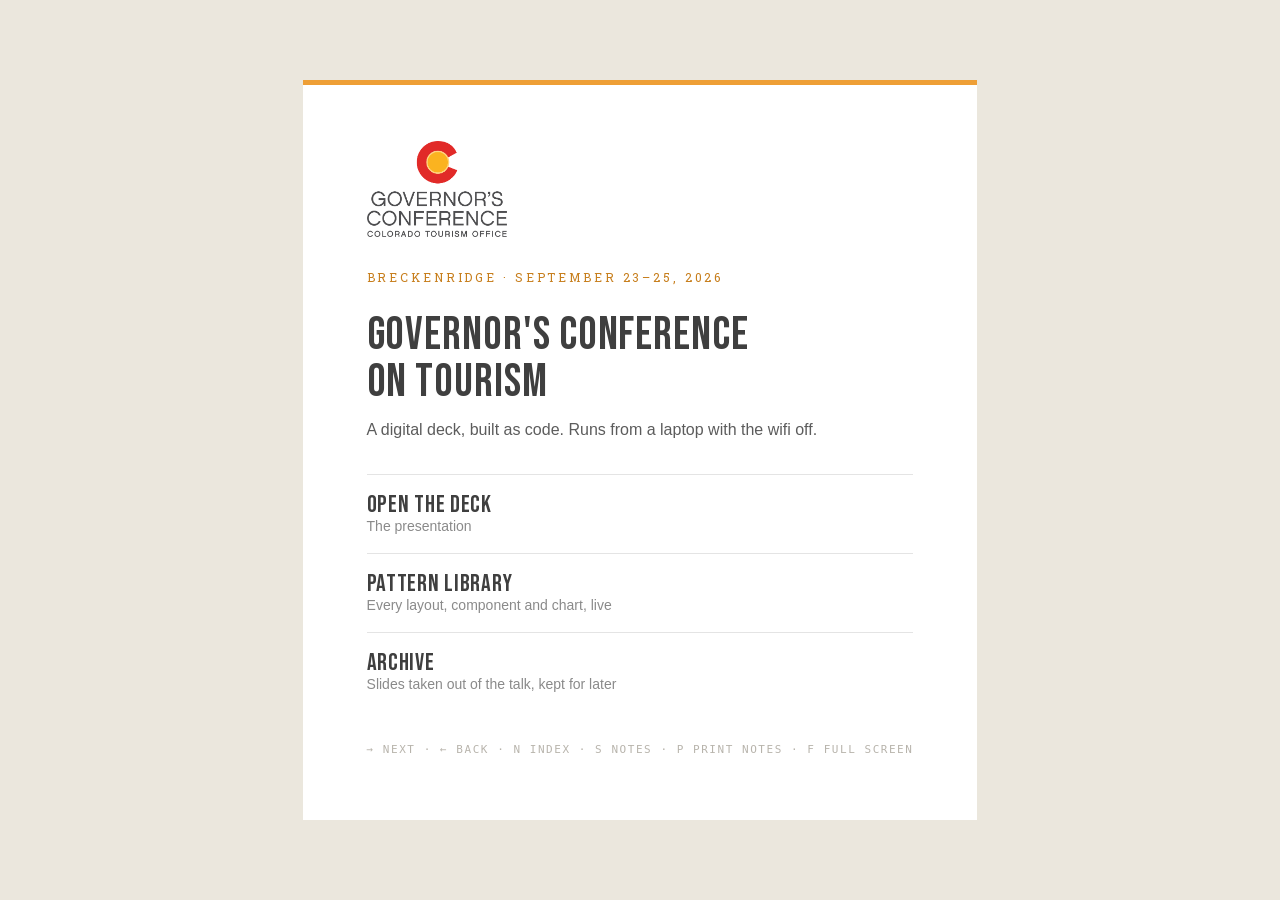
<file: index.html>
<!DOCTYPE html>
<html lang="en">
<head>
<meta charset="UTF-8" />
<meta name="viewport" content="width=device-width, initial-scale=1" />
<meta name="robots" content="noindex, nofollow" />
<title>Colorado Governor's Conference on Tourism 2026</title>
<link rel="stylesheet" href="brand/colorado.css" />
<style>
  body {
    margin: 0; min-height: 100vh;
    display: grid; place-items: center;
    background: var(--sand); color: var(--ink);
    font-family: var(--f-body);
  }
  .card {
    background: var(--paper); padding: 56px 64px 48px;
    max-width: 560px; border-top: 5px solid var(--gold);
  }
  .card img { height: 96px; width: auto; display: block; margin-bottom: 32px; }
  h1 {
    font-family: var(--f-display); font-weight: 400; font-size: 46px;
    line-height: 1.02; letter-spacing: .02em; text-transform: uppercase; margin: 0 0 10px;
  }
  .sub {
    font-family: var(--f-slab); font-size: 12px; letter-spacing: .24em;
    text-transform: uppercase; color: var(--gold-deep); margin: 0 0 28px;
  }
  p.lede { font-size: 16px; line-height: 1.6; color: var(--ink-soft); margin: 0 0 32px; }
  a.go {
    display: block; text-decoration: none; color: var(--ink);
    padding: 18px 0; border-top: 1px solid var(--hairline);
  }
  a.go:last-child { border-bottom: 1px solid var(--hairline); }
  a.go b {
    display: block; font-family: var(--f-display); font-weight: 400; font-size: 24px;
    letter-spacing: .03em; text-transform: uppercase; line-height: 1;
  }
  a.go span { font-size: 14px; color: var(--ink-mute); }
  a.go:hover { color: var(--gold-deep); }
  a.go:hover b { color: var(--gold-deep); }
  .keys {
    margin-top: 28px; font-family: var(--f-mono); font-size: 11px;
    letter-spacing: .14em; text-transform: uppercase; color: var(--ink-faint); line-height: 2;
  }
</style>
</head>
<body>
  <main class="card">
    <img src="brand/logos/govconf.png" alt="Colorado Governor's Conference on Tourism" />
    <p class="sub">Breckenridge · September 23–25, 2026</p>
    <h1>Governor's Conference<br />on Tourism</h1>
    <p class="lede">A digital deck, built as code. Runs from a laptop with the wifi off.</p>

    <a class="go" href="deck/"><b>Open the deck</b><span>The presentation</span></a>
    <a class="go" href="library/"><b>Pattern library</b><span>Every layout, component and chart, live</span></a>
    <a class="go" href="deck/archive.html"><b>Archive</b><span>Slides taken out of the talk, kept for later</span></a>

    <p class="keys">
      → next · ← back · N index · S notes · P print notes · F full screen
    </p>
  </main>
</body>
</html>
</file>
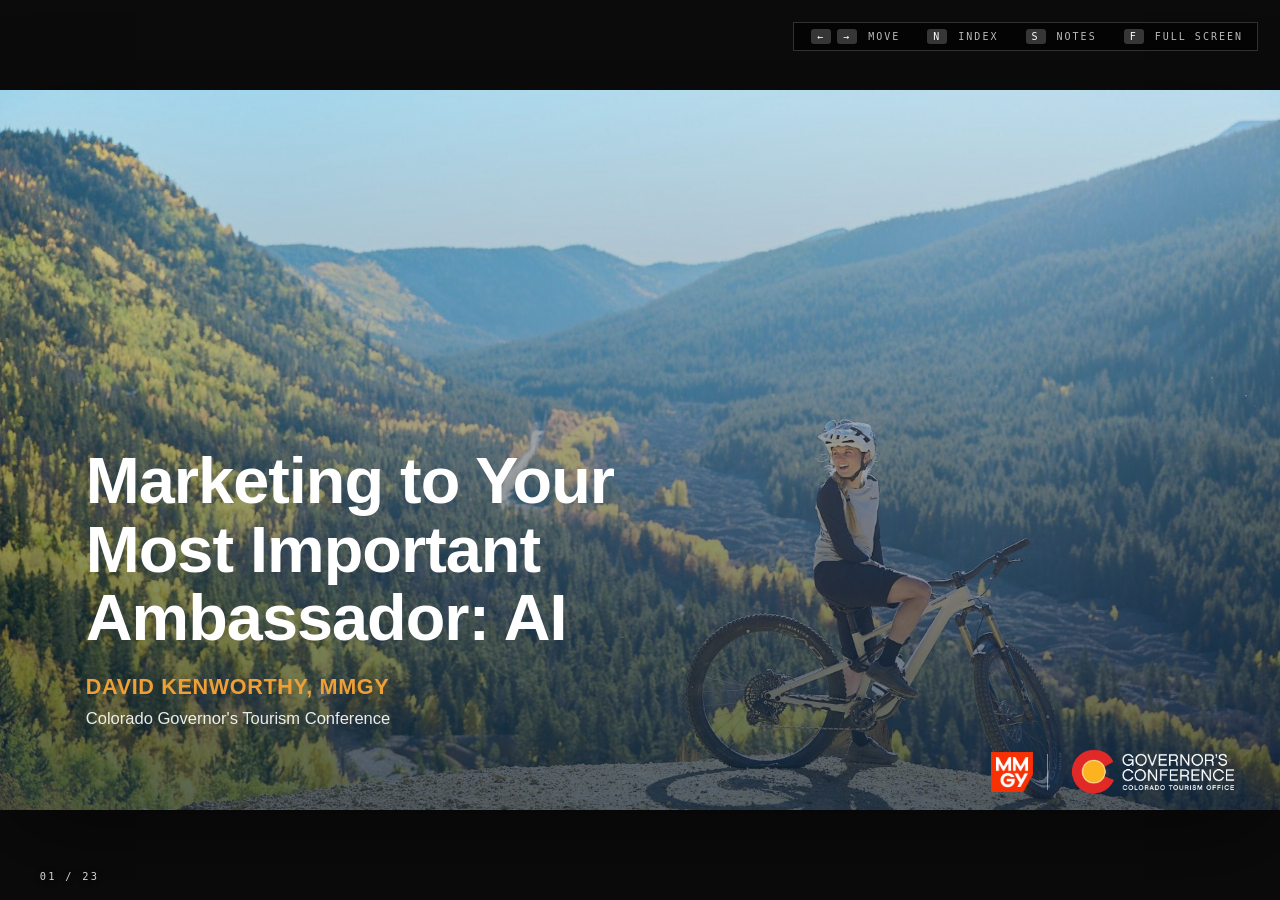
<file: deck/index.html>
<!DOCTYPE html>
<html lang="en">
<head>
<meta charset="UTF-8" />
<meta name="viewport" content="width=device-width, initial-scale=1" />
<meta name="robots" content="noindex, nofollow, noarchive, nosnippet, noimageindex" />
<title>Marketing to Your Most Important Ambassador: AI</title>

<link rel="stylesheet" href="../engine/deck.css" />
<link rel="stylesheet" href="../engine/charts.css" />
<link rel="stylesheet" href="../brand/colorado.css" />
<link rel="stylesheet" href="../brand/components.css" />
</head>
<body>

<!-- ============================================================
     MARKETING TO YOUR MOST IMPORTANT AMBASSADOR: AI
     David Kenworthy, MMGY
     Colorado Governor's Tourism Conference, Breckenridge, Sept 2026

     32 slides, built from ambassador-deck-wireframe.pptx. Speaker
     notes are verbatim from the wireframe on every slide.

     HOUSE RULES FOR THIS DECK (from the companion document):
       · No research partner or trade publication names, anywhere,
         including notes. The studies are "MMGY destination study,
         2026", "MMGY winter ski study, Jan 2026" and "MMGY summer
         ski study, May 2026".
       · No mmgyhorizon.ai URL. The only contact is the email on 32.
       · No em dashes or en dashes. Commas, full stops, parentheses.
         (Arrows are fine and are used as data notation.)
       · No contrast-pair constructions. The one exception is the
         existing slide title "Write answers, not ads".
       · Every number on a slide traces to the data appendix.
       · The closing line is "Be the answer."

     STILL TO CONFIRM BEFORE THIS SHIPS
       · Slide 3 adoption curve is external and unverified. The two
         usage figures are sourced (OpenAI and Google).
     ============================================================ -->

<div class="deck-shell">
  <div class="progress-bar" id="progress"></div>
  <div class="stage" id="stage">

  <!-- 01 · TITLE ------------------------------------------------ -->
  <section class="slide l-title" data-section="Open" data-title="Title" data-hud="light">
    <div class="media-full wash"><img src="img/sep/bike-overlook.jpg" alt="" class="fx fx--bleed" /></div>
    <div class="title-body" style="color:#fff">
      <h1 class="t-statement fx fx-2" style="max-width:50cqw">Marketing to Your Most Important Ambassador: AI</h1>
      <p class="t-sub fx fx-3" style="margin-top:3cqh;color:var(--gold);font-weight:700;font-size:3cqh">David Kenworthy, MMGY</p>
      <p class="body-med fx fx-4" style="margin-top:1cqh;opacity:.9">Colorado Governor's Tourism Conference</p>
    </div>
    <div class="foot-marks fx fx--in fx-6"><img src="../brand/logos/mmgy.png" alt="MMGY" /><span class="foot-marks__rule"></span><img src="../brand/logos/govconf-h-white.png" alt="Colorado Governor's Conference" /></div>
    <aside class="notes">
      <p>Title slide. Say nothing clever yet. Just the title and where we are.</p>
    </aside>
  </section>

  <!-- 02 · QUICK TAKES ---------------------------------------------- -->
  <section class="slide l-simple g-navy" data-section="Open" data-title="Quick takes" data-steps>
    <header class="simple-head" style="bottom:auto;top:8cqh">
      <h2 class="t-head fx fx-1">Quick takes</h2>
    </header>
    <div class="qt">
      <figure class="qt__tile qt__tile--photo fx--pop" data-step>
        <img src="img/dave.jpg" alt="David Kenworthy" />
        <span class="qt__n">01</span>
        <figcaption><b>David Kenworthy</b>VP Product &amp; Innovation</figcaption>
      </figure>
      <figure class="qt__tile qt__tile--mmgy fx--pop" data-step>
        <span class="qt__n">02</span>
        <img class="qt__logo" src="../brand/logos/mmgy.png" alt="MMGY" />
      </figure>
      <figure class="qt__tile qt__tile--horizon fx--pop" data-step>
        <span class="qt__n">03</span>
        <img class="qt__logo" src="../brand/logos/horizon-black.png" alt="Horizon" />
      </figure>
      <figure class="qt__tile qt__tile--site fx--pop" data-step>
        <span class="qt__n">04</span>
        <div class="browser">
          <div class="browser__bar"><i></i><i></i><i></i><span class="browser__url">colorado.com</span></div>
          <div class="browser__page">
            <img src="../brand/logos/colorado.png" alt="Colorado" />
            <span class="browser__line"></span><span class="browser__line browser__line--short"></span>
          </div>
        </div>
      </figure>
    </div>
    <div class="foot-marks fx fx--in fx-5"><img src="../brand/logos/mmgy.png" alt="MMGY" /><span class="foot-marks__rule"></span><img src="../brand/logos/govconf-h-white.png" alt="Colorado Governor's Conference" /></div>
    <aside class="notes">
      <p>Four quick takes, one click each. Me: David Kenworthy, VP Product and Innovation at MMGY. MMGY. Horizon. And the website we will keep coming back to.</p>
    </aside>
  </section>

  <!-- 03 · ADOPTION CURVE --------------------------------------- -->
  <section class="slide l-simple g-sand" data-section="The ambassador you didn't hire" data-title="The fastest adoption curve in history">
    <header class="simple-head">
      <h2 class="t-head fx fx-1">The fastest adoption curve in history</h2>
      <p class="t-sub fx fx-2">Time from launch to 100 million users</p>
    </header>
    <div class="simple-body body-split" style="right:4.6cqw">
      <figure class="chart fx fx-3" data-chart="race">
        <script type="application/json">
        {"items":[{"name":"Telephone","months":900},{"name":"Mobile phone","months":192},
                  {"name":"Internet","months":84},{"name":"Facebook","months":54},
                  {"name":"Instagram","months":30},{"name":"TikTok","months":9},
                  {"name":"ChatGPT","months":2,"highlight":true}],
         "min":1,"max":1000,
         "ticks":[{"v":1,"l":"Launch"},{"v":12,"l":"1 year"},{"v":60,"l":"5 years"},
                  {"v":120,"l":"10 years"},{"v":600,"l":"50 years"}]}
        </script>
      </figure>
      <div class="stack" style="gap:3.4cqh;padding-top:2cqh">
        <div class="fx fx-4">
          <span class="llm-chip"><img class="llm-icon llm-icon-mono" src="../brand/logos/llm/chatgpt.svg" alt="" />ChatGPT</span>
          <p class="t-stat t-stat-md" data-countup style="margin-top:0.6cqh">1 billion</p>
          <p class="t-stat-cap">weekly users. OpenAI, June 2026.</p>
        </div>
        <div class="fx fx-5">
          <span class="llm-chip"><img class="llm-icon" src="../brand/logos/llm/gemini.svg" alt="" />Gemini</span>
          <p class="t-stat t-stat-md" data-countup style="margin-top:0.6cqh">1 billion</p>
          <p class="t-stat-cap">monthly users. Google, August 2026.</p>
        </div>
      </div>
    </div>
    <p class="t-source fx fx-7">Usage figures: OpenAI, June 2026; Google, August 2026. Adoption curve: time from launch to 100 million users (verify before use).</p>
    <div class="foot-marks fx fx--in fx-8"><img src="../brand/logos/mmgy.png" alt="MMGY" /><span class="foot-marks__rule"></span><img src="../brand/logos/govconf-h.png" alt="Colorado Governor's Conference" /></div>
    <aside class="notes">
      <p>Chart: time to reach 100 million users. ChatGPT is the black bar. VERIFY the comparison figures before this goes on screen; the ChatGPT-in-two-months figure is well known, the others are from the widely circulated UBS/Statista chart and need checking.</p>
      <p>Two current-usage stats underneath: a billion weekly ChatGPT users (OpenAI, June 2026), a billion monthly Gemini users (Google, August 2026).</p>
      <p>Say: this isn't a trend to watch. It already happened. Every one of us is now marketing to something that talks to a billion people a week.</p>
    </aside>
  </section>

  <!-- 04 · F = μN ----------------------------------------------- -->
  <section class="slide l-stat g-navy" data-section="The ambassador you didn't hire" data-title="F = μN">
    <div class="stat-inner">
      <p class="fx fx--scale fx-2" style="font-family:var(--f-slab);font-weight:300;font-size:24cqh;line-height:1;letter-spacing:0.02em;color:var(--gold)">F = μN</p>
    </div>
    <aside class="notes">
      <p>The gag. Equation alone on screen, nothing else. Ask the room: "Anybody know what this is?" Wait. Let it get slightly awkward.</p>
      <p>"It's friction. It's also the definition of booking a trip today."</p>
      <p>Forty browser tabs. Three OTAs. A lift ticket price grid in a PDF. A group chat that's gone quiet. The coefficient of friction on a family ski trip is enormous.</p>
      <p>Say: the reason travel is the prime use case for AI is that it collapses all of that into one question. Click to next slide on "one question."</p>
    </aside>
  </section>

  <!-- 05 · TRAVEL IS THE PRIME USE CASE ------------------------- -->
  <section class="slide l-simple g-sand" data-section="The ambassador you didn't hire" data-title="Travel is the prime use case">
    <header class="simple-head">
      <h2 class="t-head fx fx-1">Travel is the prime use case</h2>
    </header>
    <div class="simple-body" style="right:4.6cqw">
      <div class="cols-3 fx-auto" style="gap:3.4cqw">
        <div class="fx">
          <p class="t-stat t-stat-lg">#1</p>
          <p class="t-stat-cap">industry category of ChatGPT queries</p>
        </div>
        <div class="fx">
          <p class="t-stat t-stat-lg" data-countup>40%</p>
          <p class="t-stat-cap">of travelers already plan with AI</p>
        </div>
        <div class="fx">
          <p class="t-stat t-stat-lg" data-countup>+2,215%</p>
          <p class="t-stat-cap">AI referral traffic to travel sites, Oct 2024 to May 2026</p>
        </div>
      </div>
      <hr class="rule-gold fx fx-5" style="margin:5cqh 0 3cqh" />
      <p class="t-statement-sm fx fx-6" style="font-size:4cqh;max-width:74cqw">Trip planning starts weeks before any money moves. That's where the destination gets decided.</p>
    </div>
    <p class="t-source fx fx-7">DTTT / Semrush AI Visibility Index, 126M prompts.</p>
    <div class="foot-marks fx fx--in fx-8"><img src="../brand/logos/mmgy.png" alt="MMGY" /><span class="foot-marks__rule"></span><img src="../brand/logos/govconf-h.png" alt="Colorado Governor's Conference" /></div>
    <aside class="notes">
      <p>Three numbers only on screen; the rest live here.</p>
      <p>Travel and hospitality is the #1 industry category of ChatGPT queries (DTTT / Semrush AI Visibility Index, 126M prompts). 40% of travelers globally already plan trips with AI. AI referral traffic to travel sites up 2,215% between October 2024 and May 2026.</p>
      <p>Backup if needed: 91% of millennial and Gen Z travelers using AI to plan (Klook 2026 Travel Pulse, 11,000 surveyed). AI referral traffic converts 42% better than every other channel and nearly doubled year on year (Adobe, April 2026).</p>
      <p>Say: commerce is the other giant use case. But commerce has a transaction to fight over. Trip planning starts weeks before any money moves, and that early stage is where the destination gets decided. We are arguing over the cheapest, earliest, most valuable moment in the whole funnel.</p>
    </aside>
  </section>

  <!-- 06 · THEY STOPPED BROWSING -------------------------------- -->
  <section class="slide l-simple g-navy" data-section="The ambassador you didn't hire" data-title="They stopped browsing." data-steps>
    <header class="simple-head">
      <h2 class="t-head fx fx-1">They stopped browsing.</h2>
    </header>
    <div class="simple-body" style="right:12cqw">
      <ol class="num-lines">
        <li class="t-statement-sm" data-step data-step-dim><span class="num-lines__n">1</span><span>They ask.</span></li>
        <li class="t-statement-sm" data-step data-step-dim><span class="num-lines__n">2</span><span>They don't click.</span></li>
        <li class="t-statement-sm" data-step data-step-dim><span class="num-lines__n">3</span><span>The trip starts and ends in the chat window.</span></li>
        <li class="t-statement-sm" data-step data-step-dim><span class="num-lines__n">4</span><span>They expect it to be about them.</span></li>
      </ol>
    </div>
    <div class="foot-marks fx fx--in fx-9"><img src="../brand/logos/mmgy.png" alt="MMGY" /><span class="foot-marks__rule"></span><img src="../brand/logos/govconf-h-white.png" alt="Colorado Governor's Conference" /></div>
    <aside class="notes">
      <p>Build one line at a time if the deck allows it. Five lines, no more.</p>
      <p>They ask. (The prompt is a sentence, in their own words, not a keyword.)</p>
      <p>They don't click. 56% of search activity now ends in an AI answer rather than a link (Graphite, February 2026).</p>
      <p>The trip starts and ends in the chat window. The itinerary gets built there, refined there, and sometimes booked there.</p>
      <p>They expect it to be about them.</p>
      <p>And it's happening on every surface: ChatGPT, Gemini, AI Mode, Perplexity, Claude, Grok, Meta, Siri, in-app.</p>
      <p>Say: our jobs got harder. There's no page two. And there's no single place to show up any more.</p>
    </aside>
  </section>

  <!-- 07 · HANDOFF: THE PURPOSE OF A WEBSITE --------------------- -->
  <section class="slide l-stat g-sand" data-section="The ambassador you didn't hire" data-title="So what is the purpose of a website?">
    <div class="stat-inner" style="max-width:74%">
      <p class="t-statement fx fx-2"><span style="color:var(--gold-deep)">&hellip;</span> So what is the purpose of a website?</p>
    </div>
    <div class="foot-marks fx fx--in fx-5"><img src="../brand/logos/mmgy.png" alt="MMGY" /><span class="foot-marks__rule"></span><img src="../brand/logos/govconf-h.png" alt="Colorado Governor's Conference" /></div>
    <aside class="notes">
      <p>Handoff into the thesis. Ask it, let the question sit for a beat, then click.</p>
    </aside>
  </section>

  <!-- 08 · DESTINATION INTELLIGENCE (the thesis) ---------------- -->
  <section class="slide g-gold" data-section="The ambassador you didn't hire" data-title="Destination intelligence" data-steps>
    <div class="thesis">
      <div class="thesis__text">
        <p class="t-sub fx fx-1" style="color:var(--navy-ink)">Destination intelligence</p>
        <p class="t-statement fx fx-2" style="font-size:6.8cqh;margin-top:2.4cqh">Stop competing for the click.<br />Supply the answer.</p>
        <div data-step>
        <hr class="rule-gold" style="margin:3.4cqh 0;width:8cqw;border-color:var(--navy-ink)" />
        <p class="body-xl" style="font-size:2.8cqh">Be the central source of trusted intelligence about the place you own. For humans, and for machines.</p>
        </div>
      </div>
      <svg class="hub fx--scale" data-step viewBox="-30 90 1260 610" role="img" aria-label="Destination intelligence at the centre of website, LLMs and AI agents, media and advertising, email and CRM, social, PR and discoverability, and partners and industry">
        <circle cx="600" cy="400" r="186" class="hub__halo" />
        <g class="fx fx--in fx-4">
          <line x1="600.0" y1="272.0" x2="600.0" y2="150.0" class="hub__spoke" />
          <circle cx="600.0" cy="150.0" r="11" class="hub__dot" />
          <text x="600.0" y="116.0" text-anchor="middle" class="hub__label">Website</text>
        </g>
        <g class="fx fx--in fx-5">
          <line x1="700.9" y1="321.2" x2="797.0" y2="246.1" class="hub__spoke" />
          <circle cx="797.0" cy="246.1" r="11" class="hub__dot" />
          <text x="831.0" y="238.1" text-anchor="start" class="hub__label"><tspan x="831.0">LLMs &amp;</tspan><tspan x="831.0" dy="33">AI agents</tspan></text>
        </g>
        <g class="fx fx--in fx-6">
          <line x1="724.7" y1="428.8" x2="843.6" y2="456.2" class="hub__spoke" />
          <circle cx="843.6" cy="456.2" r="11" class="hub__dot" />
          <text x="877.6" y="448.2" text-anchor="start" class="hub__label"><tspan x="877.6">Media &amp;</tspan><tspan x="877.6" dy="33">advertising</tspan></text>
        </g>
        <g class="fx fx--in fx-7">
          <line x1="654.1" y1="516.0" x2="705.7" y2="626.6" class="hub__spoke" />
          <circle cx="705.7" cy="626.6" r="11" class="hub__dot" />
          <text x="739.7" y="634.6" text-anchor="start" class="hub__label">Email &amp; CRM</text>
        </g>
        <g class="fx fx--in fx-8">
          <line x1="545.9" y1="516.0" x2="494.3" y2="626.6" class="hub__spoke" />
          <circle cx="494.3" cy="626.6" r="11" class="hub__dot" />
          <text x="460.3" y="634.6" text-anchor="end" class="hub__label">Social</text>
        </g>
        <g class="fx fx--in fx-9">
          <line x1="475.3" y1="428.8" x2="356.4" y2="456.2" class="hub__spoke" />
          <circle cx="356.4" cy="456.2" r="11" class="hub__dot" />
          <text x="322.4" y="448.2" text-anchor="end" class="hub__label"><tspan x="322.4">PR &amp;</tspan><tspan x="322.4" dy="33">discoverability</tspan></text>
        </g>
        <g class="fx fx--in fx-10">
          <line x1="499.1" y1="321.2" x2="403.0" y2="246.1" class="hub__spoke" />
          <circle cx="403.0" cy="246.1" r="11" class="hub__dot" />
          <text x="369.0" y="238.1" text-anchor="end" class="hub__label"><tspan x="369.0">Partners &amp;</tspan><tspan x="369.0" dy="33">industry</tspan></text>
        </g>
        <circle cx="600" cy="400" r="128" class="hub__core" />
        <path d="M 600 328 Q 604 348 622 352 Q 604 356 600 376 Q 596 356 578 352 Q 596 348 600 328 Z" class="hub__star" />
        <text x="600" y="416" text-anchor="middle" class="hub__core-label">DESTINATION</text>
        <text x="600" y="452" text-anchor="middle" class="hub__core-label">INTELLIGENCE</text>
      </svg>
    </div>
    <div class="foot-marks fx fx--in fx-6"><img src="../brand/logos/mmgy.png" alt="MMGY" /><span class="foot-marks__rule"></span><img src="../brand/logos/govconf-h.png" alt="Colorado Governor's Conference" /></div>
    <aside class="notes">
      <p>The thesis. Read it slowly. This is the one sentence people should walk out with, and everything after this is evidence for it.</p>
      <p>Be the central source of trusted intelligence about whatever it is you own. Stop competing for the click and start supplying the answer. Authority is reclaimed by becoming the trusted source of truth for the destination, for humans and for machines.</p>
      <p>Say: the website has a new job. It's the knowledge base every other channel draws from, and the ambassador is one of those channels.</p>
    </aside>
  </section>

  <!-- 09 · THREE QUESTIONS -------------------------------------- -->
  <section class="slide l-aside g-sand" data-section="The ambassador you didn't hire" data-title="Today in 2 parts">
    <div class="aside-media"><img src="img/aside/union-station.jpg" alt="" class="fx fx--scale" /></div>
    <header class="simple-head">
      <h2 class="t-head fx fx-1">Today in 2 parts</h2>
    </header>
    <div class="simple-body body-mid">
      <div class="stack fx-auto" style="gap:2.2cqh">
        <div class="card card-top fx" style="padding:2.4cqh 1.6cqw">
          <span class="card__num">Part 1</span>
          <p class="t-statement-sm" style="font-size:4cqh">How does it work?</p>
        </div>
        <div class="card card-top fx" style="padding:2.4cqh 1.6cqw">
          <span class="card__num">Part 2</span>
          <p class="t-statement-sm" style="font-size:4cqh">How do we measure success, and what does winning look like?</p>
        </div>
      </div>
    </div>
    <div class="foot-marks fx fx--in fx-6"><img src="../brand/logos/mmgy.png" alt="MMGY" /><span class="foot-marks__rule"></span><img src="../brand/logos/govconf-h-white.png" alt="Colorado Governor&#39;s Conference" /></div>
    <aside class="notes">
      <p>Three cards, three questions. Don't dwell. "Three questions. Let's go."</p>
    </aside>
  </section>

  <!-- 10 · DIVIDER: HOW DOES IT WORK? --------------------------- -->
  <section class="slide l-sep" data-section="Part 1: how it decides" data-title="How does it work?" data-hud="light">
    <div class="media-full"><img src="img/sep/paddleboard-lake.jpg" alt="" class="fx fx--bleed" /></div>
    <h2 class="sep-tab fx fx--wipe"><span class="sep-kicker">Part 1</span>How does it work?</h2>
    <div class="foot-marks fx fx--in fx-5"><img src="../brand/logos/mmgy.png" alt="MMGY" /><span class="foot-marks__rule"></span><img src="../brand/logos/govconf-h-white.png" alt="Colorado Governor&#39;s Conference" /></div>
    <aside class="notes">
      <p>First of the three questions. Straight into it.</p>
    </aside>
  </section>

  <!-- 11 · TWO MEMORIES ----------------------------------------- -->
  <section class="slide l-simple g-sand" data-section="Part 1: how it decides" data-title="Two methods of retrieval" data-steps>
    <header class="simple-head">
      <h2 class="t-head fx fx-1">Two methods of retrieval</h2>
    </header>
    <div class="simple-body" style="right:4.6cqw">
      <div class="cols-2 fx-auto" style="gap:2.6cqw">
        <div class="memo-card fx" style="min-height:24cqh">
          <p class="memo-card__k">Memory</p>
          <p class="memo-card__b">Everything ever published.<br />Frozen at a cutoff date.</p>
        </div>
        <div class="memo-card fx" style="min-height:24cqh">
          <p class="memo-card__k">Search</p>
          <p class="memo-card__b">Goes to the web when the question demands freshness.</p>
        </div>
      </div>
      <div data-step style="display:flex;align-items:center;gap:1.6cqw;margin-top:6.4cqh">
        <p class="t-stat" style="font-size:8cqh">36.3%</p>
        <p class="t-stat-cap" style="font-size:2.4cqh;max-width:46cqw;margin-top:0">of answers about destinations were written with no live search at all. Two answers in five come from memory.</p>
      </div>
    </div>
    <p class="t-source fx fx-7">MMGY destination study, 2026.</p>
    <div class="foot-marks fx fx--in fx-8"><img src="../brand/logos/mmgy.png" alt="MMGY" /><span class="foot-marks__rule"></span><img src="../brand/logos/govconf-h.png" alt="Colorado Governor's Conference" /></div>
    <aside class="notes">
      <p>Every model knows Colorado two ways. Left box: a frozen knowledge base, everything ever published, consumed into training, cut off at a date. Right box: live search, when the question demands freshness.</p>
      <p>The number: 36.3% of model answers about destinations were written with no live retrieval at all. Range 16.7% to 40% by DMO.</p>
      <p>Say: on a typical five-model run, two of the five answers come from what the model already believed about you. Those answers still rank, still get read, still get acted on. And nothing you publish this quarter touches them.</p>
      <p>(A stricter re-run of the same data lands at 35.7%. Use 36.3%, it's the published figure.)</p>
    </aside>
  </section>

  <!-- 12 · THE MODEL DOESN'T SEARCH WHAT YOU TYPED -------------- -->
  <section class="slide l-simple g-navy" data-section="Part 1: how it decides" data-title="The model doesn't search what you typed" data-steps>
    <header class="simple-head">
      <h2 class="t-head fx fx-1">The model doesn't search what you typed</h2>
    </header>
    <div class="simple-body body-split" style="right:4.6cqw">
      <div class="fanout fx fx-3">
        <div class="fanout__q">"Best mountain towns for a summer family trip?"</div>
        <div class="fanout__list fx-auto">
          <div class="fanout__item fx">best mountain towns families summer 2026</div>
          <div class="fanout__item fx">family friendly mountain resorts colorado</div>
          <div class="fanout__item fx">top summer mountain destinations ranked</div>
          <div class="fanout__item fx">mountain town official site things to do</div>
          <div class="fanout__item fx">alpine coaster gondola kids</div>
          <div class="fanout__item fx">rocky mountain national park family</div>
        </div>
      </div>
      <div data-step style="align-self:center">
        <p class="t-stat t-stat-lg">10.6</p>
        <p class="t-stat-cap">searches behind an average destination question</p>
      </div>
    </div>
    <p class="t-source fx fx-8">MMGY destination study, 2026.</p>
    <div class="foot-marks fx fx--in fx-9"><img src="../brand/logos/mmgy.png" alt="MMGY" /><span class="foot-marks__rule"></span><img src="../brand/logos/govconf-h-white.png" alt="Colorado Governor's Conference" /></div>
    <aside class="notes">
      <p>The fan-out diagram. One question comes in on the left. The model decomposes it into its own searches, runs them in parallel, reads what comes back and writes the answer from that. The traveler never sees the searches.</p>
      <p>Numbers: 10.6 searches per destination question on average. ChatGPT 9.13 per prompt, Gemini 3.71.</p>
      <p>Say: visibility is decided inside searches nobody sees. The pattern we see over and over: shortlist from someone else's rankings, verify with hard facts and a year, confirm at the official source. Keep the volume figure light, the next two slides are about what's IN the searches, and that's the finding.</p>
    </aside>
  </section>

  <!-- 13 · WHAT THE SEARCHES ARE HUNTING ------------------------ -->
  <section class="slide l-simple g-sand" data-section="Part 1: how it decides" data-title="What the searches are hunting">
    <header class="simple-head">
      <h2 class="t-head fx fx-1">What the searches are hunting</h2>
      <p class="t-sub fx fx-2">% of destination questions producing at least one search of this type</p>
    </header>
    <div class="simple-body body-split" style="right:4.6cqw">
      <figure class="chart fx fx-3" data-chart="bar">
        <script type="application/json">
        {"categories":["Ranking (best, top)","Official source","Recency (year, latest)","Proof, awards","Guides (how to)","Reviews","Scrutiny (worth it?)"],
         "series":[{"data":[85.2,36.3,34.5,28.7,23.2,8.3,0.9]}],
         "highlight":0,"labelWidth":420,"suffix":"%","decimals":1}
        </script>
      </figure>
      <div class="fx fx-4" style="align-self:center">
        <p class="t-sub" style="font-size:2.8cqh">"official site"</p>
        <p class="t-stat t-stat-lg" data-countup style="margin-top:1cqh">1,115</p>
        <p class="t-stat-cap">the most common phrase in every search the models ran, place names stripped</p>
      </div>
    </div>
    <p class="t-source fx fx-7">MMGY destination study, 2026.</p>
    <div class="foot-marks fx fx--in fx-8"><img src="../brand/logos/mmgy.png" alt="MMGY" /><span class="foot-marks__rule"></span><img src="../brand/logos/govconf-h.png" alt="Colorado Governor's Conference" /></div>
    <aside class="notes">
      <p>Bar chart: share of destination questions producing each search intent. Categories aren't mutually exclusive.</p>
      <p>Ranking 85.2%. Official source 36.3%. Recency 34.5%. Proof and awards 28.7%. Guides 23.2%. Reviews 8.3%. Scrutiny 0.9%.</p>
      <p>Right: the single most common two-word phrase across all 17,272 searches with place names stripped out is "official site", 1,115 times.</p>
      <p>Say: the shape of the chart is the finding. The model's first move is to find someone else's list. Its second move is to look for you. Scrutiny is nearly absent at this stage. Hold that thought, it comes back.</p>
    </aside>
  </section>

  <!-- 14 · THE RIVAL SET YOU DIDN'T CHOOSE ---------------------- -->
  <section class="slide l-simple g-parchment" data-section="Part 1: how it decides" data-title="The rival set you didn't choose">
    <header class="simple-head">
      <h2 class="t-head fx fx-1">The rival set you didn't choose</h2>
    </header>
    <div class="simple-body rival" style="right:4.6cqw">
      <div class="rival__stat fx fx-2">
        <p class="t-stat t-stat-lg" data-countup>43.5%</p>
        <p class="t-stat-cap" style="font-size:2.5cqh">of the model's own searches name a rival destination. 7.4 rivals per question.</p>
      </div>
      <div class="rival__table fx fx-3">
        <table class="rival-table">
          <thead><tr><th>Destination</th><th>Rivals the model brought in</th></tr></thead>
          <tbody>
            <tr><td>Explore Asheville</td><td>Paris, Tokyo, New Orleans, Aspen</td></tr>
            <tr><td>Love Beverly Hills</td><td>Paris, Tokyo, London, Maldives</td></tr>
            <tr><td>Revelstoke</td><td>Whistler, Banff, Jackson Hole, Chamonix</td></tr>
            <tr><td>Ski Utah</td><td>Niseko, Zermatt, Verbier, then Idaho</td></tr>
            <tr><td>Visit Fort Myers</td><td>Key West, Miami, Naples, Orlando</td></tr>
          </tbody>
        </table>
      </div>
    </div>
    <p class="t-source fx fx-6">MMGY destination study, 2026.</p>
    <div class="foot-marks fx fx--in fx-7"><img src="../brand/logos/mmgy.png" alt="MMGY" /><span class="foot-marks__rule"></span><img src="../brand/logos/govconf-h.png" alt="Colorado Governor's Conference" /></div>
    <aside class="notes">
      <p>43.5% of fan-out searches name a rival destination. When it happens, 7.4 distinct rivals per question.</p>
      <p>The table is who the model actually brought in. Asheville against Paris and Tokyo. Beverly Hills against the Maldives. Ski Utah against Niseko and Verbier before Idaho or Montana.</p>
      <p>Say: the model doesn't think in DMO categories. It thinks in traveler intent, and it assembles a competitive set you would never have written down. And it does this at the shortlist stage, before it has decided whether you're in.</p>
    </aside>
  </section>

  <!-- 15 · WHO THE AMBASSADOR ACTUALLY READS -------------------- -->
  <section class="slide l-simple g-sand" data-section="Part 1: how it decides" data-title="Who the ambassador actually reads">
    <header class="simple-head">
      <h2 class="t-head fx fx-1">Who the ambassador actually reads</h2>
      <p class="t-sub fx fx-2">share of 24,878 citations</p>
    </header>
    <div class="simple-body" style="right:4.6cqw">
      <figure class="chart fx fx--in fx-3" data-chart="treemap" style="height:88%;width:90%">
        <script type="application/json">
        {"data":[{"name":"Independent blogs & creators","value":54.7,"tone":0},
                 {"name":"Travel & news media","value":9.7,"shade":0.62},
                 {"name":"Booking & OTA","value":8.9,"shade":0.46},
                 {"name":"Other destinations' sites","value":7.7,"shade":0.72},
                 {"name":"Your own DMO site","value":6.0,"tone":1},
                 {"name":"Enthusiast / niche media","value":5.8,"shade":0.38},
                 {"name":"Government & public lands","value":3.3,"shade":0.56},
                 {"name":"Reference (Wikipedia)","value":1.1,"shade":0.44},
                 {"name":"Review platforms","value":0.2,"shade":0.3}],
         "suffix":"%","decimals":1,"fontScale":0.78}
        </script>
      </figure>
    </div>
    <p class="t-source fx fx-7">MMGY destination study, 2026.</p>
    <div class="foot-marks fx fx--in fx-8"><img src="../brand/logos/mmgy.png" alt="MMGY" /><span class="foot-marks__rule"></span><img src="../brand/logos/govconf-h.png" alt="Colorado Governor's Conference" /></div>
    <aside class="notes">
      <p>Who the ambassador actually reads. 24,878 citations traced to source across 8 DMOs.</p>
      <p>Independent blogs and creators 54.7%. Travel and news media 9.7%. Booking and OTA 8.9%. Other destinations' sites 7.7%. Your own DMO site 6.0%. Enthusiast media 5.8%. Government and public lands 3.3%. Wikipedia 1.1%. Review platforms 0.2%.</p>
      <p>Say the two uncomfortable things: over half the evidence is written by people nobody commissioned. And rival DMO sites out-cite your own site, 7.7 against 6.0.</p>
      <p>Individual bloggers (globalgrasshopper, travelbabbo) are cited across eight to ten destinations, the same portability as Conde Nast Traveler.</p>
      <p>One line on the social layer: YouTube shows up in 7% of ski prompts, Gemini leans on Reddit. Snippable beats polished. Don't spend more than a sentence on it.</p>
    </aside>
  </section>

  <!-- 16 · ABSENT AT DISCOVERY. DOMINANT AT CONFIRMATION. ------- -->
  <section class="slide l-simple g-navy" data-section="Part 1: how it decides" data-title="Absent at discovery. Dominant at confirmation." data-steps>
    <header class="simple-head">
      <h2 class="t-head fx fx-1">Absent at discovery. Dominant at confirmation.</h2>
    </header>
    <div class="simple-body" style="right:4.6cqw;display:flex;flex-direction:column;justify-content:center">
      <div class="arrow-pair">
        <div data-step>
          <p class="arrow-pair__n">1.4%</p>
          <p class="arrow-pair__lab">your site's share of citations BEFORE the model names you</p>
        </div>
        <p class="arrow-pair__arrow" data-step="2">&rarr;</p>
        <div data-step="2">
          <p class="arrow-pair__n">29.1%</p>
          <p class="arrow-pair__lab">AFTER. The single largest source in the answer.</p>
        </div>
      </div>
    </div>
    <p class="t-source fx fx-6">MMGY destination study, 2026.</p>
    <div class="foot-marks fx fx--in fx-7"><img src="../brand/logos/mmgy.png" alt="MMGY" /><span class="foot-marks__rule"></span><img src="../brand/logos/govconf-h-white.png" alt="Colorado Governor's Conference" /></div>
    <aside class="notes">
      <p>The headline of the whole destination study. Own-site share of citations before the model names you, and after.</p>
      <p>1.4% on category questions ("best beach towns in Florida"). 29.1% on named questions ("is Fort Myers worth it in October?"). Held for eight of eight DMOs with no exceptions. Beverly Hills 0% to 51.8%. Whistler 2% to 37%. Fort Myers 0.4% to 16.7%.</p>
      <p>Say: absent at discovery, dominant at confirmation. You're nearly invisible while the model decides who to consider, and the most-read source in the room once it has decided. The fight is for the shortlist.</p>
    </aside>
  </section>

  <!-- 17 · WRITE ANSWERS, NOT ADS ------------------------------- -->
  <section class="slide l-simple g-sand" data-section="Part 1: how it decides" data-title="Write answers, not ads" data-steps>
    <header class="simple-head">
      <h2 class="t-head fx fx-1">Write answers, not ads</h2>
      <p class="t-sub fx fx-2">74% land two or more levels down.</p>
    </header>
    <div class="simple-body body-split body-split-50" style="right:4.6cqw">
      <figure class="chart fx fx-3" data-chart="bar">
        <script type="application/json">
        {"categories":["Homepage","1 level deep","2 levels","3 levels","4+ levels"],
         "series":[{"data":[5.0,20.7,35.3,27.7,11.4]}],
         "tones":[4,4,0,0,4],"labelWidth":300,"suffix":"%","decimals":1}
        </script>
      </figure>
      <div data-step style="align-self:center">
        <p class="t-sub" style="font-size:2.2cqh">what kind of page gets cited</p>
        <ul class="page-list">
          <li><span>Itineraries &amp; trip planning</span><b>28%</b></li>
          <li><span>Editorial stories</span><b>17%</b></li>
          <li><span>About pages &amp; fact sheets</span><b>15%</b></li>
          <li><span>Neighbourhood &amp; group guides</span><b>4%</b></li>
          <li class="page-list__muted"><span>General listings</span><b>19%</b></li>
        </ul>
        <p class="t-statement-sm" style="font-size:2.8cqh;margin-top:2.6cqh">64% go to pages built to answer a specific question.</p>
      </div>
    </div>
    <p class="t-source fx fx-7">MMGY destination study, 2026.</p>
    <div class="foot-marks fx fx--in fx-8"><img src="../brand/logos/mmgy.png" alt="MMGY" /><span class="foot-marks__rule"></span><img src="../brand/logos/govconf-h.png" alt="Colorado Governor's Conference" /></div>
    <aside class="notes">
      <p>Left chart: where citations land by page depth. Homepage 5%, one level 20.7%, two levels 35.3%, three levels 27.7%, four-plus 11.4%. 74.4% land two or more levels deep. SEO isn't dead, it moved two levels down.</p>
      <p>Right: the individual DMO pages that earned the most citations. victoria-for-families, whistler winter packages, the Park City three-day family itinerary, what-is-fort-myers-known-for, visitparkcity.com/faq, the Fort Myers media-kit fast-facts page. And the single most-cited DMO page in the entire dataset: about-destination-dc, an about-us page, 58 citations.</p>
      <p>Say: questions, answered. The pages being cited are the ones nobody redesigns, nobody features, nobody checks the render of. Real text, real dates, one event per line. Write answers, not ads.</p>
    </aside>
  </section>

  <!-- 18 · DIVIDER: COLORADO ------------------------------------ -->
  <section class="slide l-sep" data-section="Part 2: how we measure" data-title="How do we measure success, and what does winning look like?" data-hud="light">
    <div class="media-full"><img src="img/sep/wildflower-peak.jpg" alt="" class="fx fx--bleed" /></div>
    <h2 class="sep-tab sep-tab-sm fx fx--wipe"><span class="sep-kicker">Part 2</span>How do we measure success, and what does winning look like?</h2>
    <div class="foot-marks fx fx--in fx-5"><img src="../brand/logos/mmgy.png" alt="MMGY" /><span class="foot-marks__rule"></span><img src="../brand/logos/govconf-h-white.png" alt="Colorado Governor's Conference" /></div>
    <aside class="notes">
      <p>Short breath. "Let's bring this home. Same models, same mountains, five months apart."</p>
    </aside>
  </section>

  <!-- 19 · VISIBILITY IS THE NEW TRAFFIC ------------------------ -->
  <section class="slide l-simple g-parchment" data-section="Part 2: how we measure" data-title="Visibility is the new traffic." data-steps>
    <header class="simple-head">
      <h2 class="t-head fx fx-1">Visibility is the new traffic.</h2>
      <p class="t-sub fx fx-2">Old metrics measured your website. New metrics measure your destination's presence in the world.</p>
    </header>
    <div class="simple-body body-split" style="right:4.6cqw;grid-template-columns:1fr 27%;gap:4.4cqw">
      <figure class="chart fx fx-3" data-chart="line" style="align-self:center;height:52cqh">
        <script type="application/json">
        {"categories":["","","","","",""],
         "series":[{"name":"Visibility","data":[42,50,58,67,76,86],"tone":0},
                   {"name":"LLM citations","data":[12,16,22,30,38,46]},
                   {"name":"Agent traffic","data":[4,6,10,16,24,32]},
                   {"name":"Website traffic ↓","data":[60,57,52,45,37,30]}],
         "hero":0,"smooth":true,"padR":330,"max":90,
         "axis":false,"cats":false,"dots":false,"legend":false,"endLabels":true,"max":100}
        </script>
      </figure>
      <div class="measures" data-step>
        <ol class="measures__list fx-auto">
          <li class="fx"><b>Share of voice</b><span>Own travel conversations.</span></li>
          <li class="fx"><b>Perception</b><span>Own how your destination is understood.</span></li>
          <li class="fx"><b>Presence</b><span>Be everywhere travelers are searching.</span></li>
          <li class="fx"><b>Authority</b><span>Be the definitive voice on your destination.</span></li>
        </ol>
      </div>
    </div>
    <div class="foot-marks fx fx--in fx-9"><img src="../brand/logos/mmgy.png" alt="MMGY" /><span class="foot-marks__rule"></span><img src="../brand/logos/govconf-h.png" alt="Colorado Governor's Conference" /></div>
    <aside class="notes">
      <p>Old metrics measured your website. New metrics measure your destination's presence in the world.</p>
      <p>The chart is directional, not data: website traffic drifting down, LLM citations and agent traffic rising, and visibility (every surface, summed) rising above all of them.</p>
      <p>Click: the four measures build down the right. They are what we now report instead of traffic: share of voice (own the travel conversations), perception (own how your destination is understood), presence (be everywhere travelers are searching), authority (be the definitive voice on your destination).</p>
      <p>Anchor number if you want one: mean visibility across our 22 destinations was 39.9%. Most had never measured it. You cannot manage what you have never measured.</p>
    </aside>
  </section>

  <!-- 20 · TRUST ------------------------------------------------ -->
  <section class="slide l-simple g-sand" data-section="Part 3: how we win" data-title="Trust" data-steps>
    <div class="word-split">
      <h2 class="word-split__word fx fx--left fx-1">Trust</h2>
      <div class="word-split__side">
        <div data-step>
          <p class="t-stat t-stat-lg" data-countup>36.3%</p>
          <p class="t-stat-cap" style="font-size:2.4cqh">of the models' searches went looking for the "official site"</p>
        </div>
        <div class="word-split__rule" data-step="2">
          <p class="t-statement-sm" style="font-size:4cqh">Being official gets you retrieved.<br />Being verifiable gets you believed.</p>
          <p class="t-body" style="font-size:2.2cqh;margin-top:1.8cqh;color:var(--ink-soft)">Fact sheets. FAQs in real questions. Dated pages. The same facts everywhere the machine looks. Show your sources.</p>
        </div>
      </div>
    </div>
    <p class="t-source fx fx-8" style="bottom:2.6cqh">MMGY destination study, 2026.</p>
    <div class="foot-marks fx fx--in fx-9"><img src="../brand/logos/mmgy.png" alt="MMGY" /><span class="foot-marks__rule"></span><img src="../brand/logos/govconf-h.png" alt="Colorado Governor's Conference" /></div>
    <aside class="notes">
      <p>Two-step slide. Step one: 36.3% of the models' searches went looking for the official site (1,115 times). Demand for the authoritative source is real, measured and enormous.</p>
      <p>The twist, if you want it, from Destination DC's brand-mode perception themes: "Promotional Bias" and "Cross-Check Details". The models find the DMO site and then tell the traveler to double-check it.</p>
      <p>Say: being official gets you retrieved. Being verifiable gets you believed. Awards win the shortlist (28.7% of category questions hunt for proof) and fade once you're named. What holds up under investigation: fact sheets, FAQs written as real questions, dated pages, the same facts on your site, Google Business Profile and Wikipedia, and showing your sources.</p>
    </aside>
  </section>

  <!-- 21 · TASTE ------------------------------------------------ -->
  <section class="slide l-simple g-parchment" data-section="Part 3: how we win" data-title="Taste">
    <div class="word-split">
      <h2 class="word-split__word fx fx--left fx-1">Taste</h2>
      <div class="word-split__side">
        <p class="t-statement-sm fx fx-3" style="font-size:5cqh">Every answer is written for one person.</p>
        <p class="t-statement-sm word-split__rule fx fx-5" style="font-size:4cqh;color:var(--gold-deep)">What survives synthesis is a point of view, with a person behind it.</p>
      </div>
    </div>
    <div class="foot-marks fx fx--in fx-8"><img src="../brand/logos/mmgy.png" alt="MMGY" /><span class="foot-marks__rule"></span><img src="../brand/logos/govconf-h.png" alt="Colorado Governor's Conference" /></div>
    <aside class="notes">
      <p>Every answer is assembled for one person. Two travelers ask the same question and get different answers. There's no rank to hold and no position to defend.</p>
      <p>What survives synthesis is perspective. why-whistler and history-of-west-hollywood are both in the top-cited pages. Only 3.6% of the model's research seeks opinion, so almost nobody publishes it well, and it's the one thing a model can't manufacture.</p>
      <p>Say: personalization is taste at the individual level. A named local who's actually eaten there beats "best restaurants in Breckenridge" every time. Trusted content has a point of view and a person behind it.</p>
    </aside>
  </section>

  <!-- 22 · OWNABILITY ------------------------------------------- -->
  <section class="slide l-simple g-sand" data-section="Part 3: how we win" data-title="Ownability">
    <div class="word-split word-split--long">
      <h2 class="word-split__word fx fx--left fx-1">Ownability</h2>
      <div class="rings fx fx--scale fx-3" style="height:66cqh">
        <div class="rings__ring rings__ring-3">one of hundreds</div>
        <div class="rings__ring rings__ring-2">definitional</div>
        <div class="rings__ring rings__ring-1">you</div>
      </div>
    </div>
    <div class="foot-marks fx fx--in fx-9"><img src="../brand/logos/mmgy.png" alt="MMGY" /><span class="foot-marks__rule"></span><img src="../brand/logos/govconf-h.png" alt="Colorado Governor's Conference" /></div>
    <aside class="notes">
      <p>The rings, on their own. The numbers are for you to say, not on the slide. One ring out from your name, measured. Ski Utah, North America ski to world ski, 90% to 18%. Jasper, Canadian mountain towns to outdoor adventure, 88% to 10%. South Dakota, Great Plains to family US vacations, 89% to 9%. Whistler's own site, named to category, 37% to 2%.</p>
      <p>Say: control is a radius. Inside the first ring you're definitional. One ring out you're one of hundreds. Everything past the second ring is someone else's content, and the way you reach it is through the sources the models already read.</p>
    </aside>
  </section>

  <!-- 23 · CLOSE ------------------------------------------------ -->
  <section class="slide l-closer" data-section="Part 3: how we win" data-title="Be the answer." data-hud="light" data-steps>
    <div class="media-full wash-flat"><img src="img/sep/mirror-lake.jpg" alt="" class="fx fx--bleed" /></div>
    <div class="closer-inner" style="color:#fff">
      <p class="t-statement-sm fx fx-1" style="font-size:4.4cqh;line-height:1.3">Authority gets you retrieved.<br />Trust gets you cited.<br />Taste gets you chosen.</p>
      <p class="t-statement-lg" data-step style="margin-top:5cqh;color:var(--gold)">Be the answer.</p>
      <!-- colour set explicitly: .t-body declares color:var(--ink), which beats
           the inherited white from .closer-inner and printed dark on dark water. -->
      <p class="t-body" data-step style="margin-top:4cqh;font-size:2.6cqh;color:#fff;letter-spacing:.02em">dkenworthy@mmgy.com</p>
    </div>
    <div class="close-marks fx fx--in fx-3">
      <img src="../brand/logos/mmgy.png" alt="MMGY" class="close-marks__mmgy" />
      <span class="close-marks__rule"></span>
      <img src="../brand/logos/govconf-h-white.png" alt="Colorado Governor's Conference" class="close-marks__gc" />
    </div>
    <aside class="notes">
      <p>Close. Read the three lines. Then the question, alone. Leave it on screen and stop talking.</p>
      <p>Authority gets you retrieved. Trust gets you cited. Taste gets you chosen. In that order.</p>
      <p>"What can you give the model that no one else can?"</p>
      <p>Spoken lead-in before the last line: "What can you give the model that no one else can?" Then the slide: Be the answer. Stop. dkenworthy@mmgy.com on screen.</p>
    </aside>
  </section>

  </div><!-- /stage -->

  <div class="hud">
    <div class="hud-right"><span id="hud-slide">01 / 24</span></div>
  </div>
</div>

<div class="help" id="help">
  <kbd>&larr;</kbd><kbd>&rarr;</kbd> move &nbsp; <kbd>N</kbd> index &nbsp; <kbd>S</kbd> notes &nbsp; <kbd>F</kbd> full screen
</div>

<script src="../engine/charts.js"></script>
<script src="../engine/deck.js"></script>
<script src="../engine/interactive.js"></script>
</body>
</html>
</file>
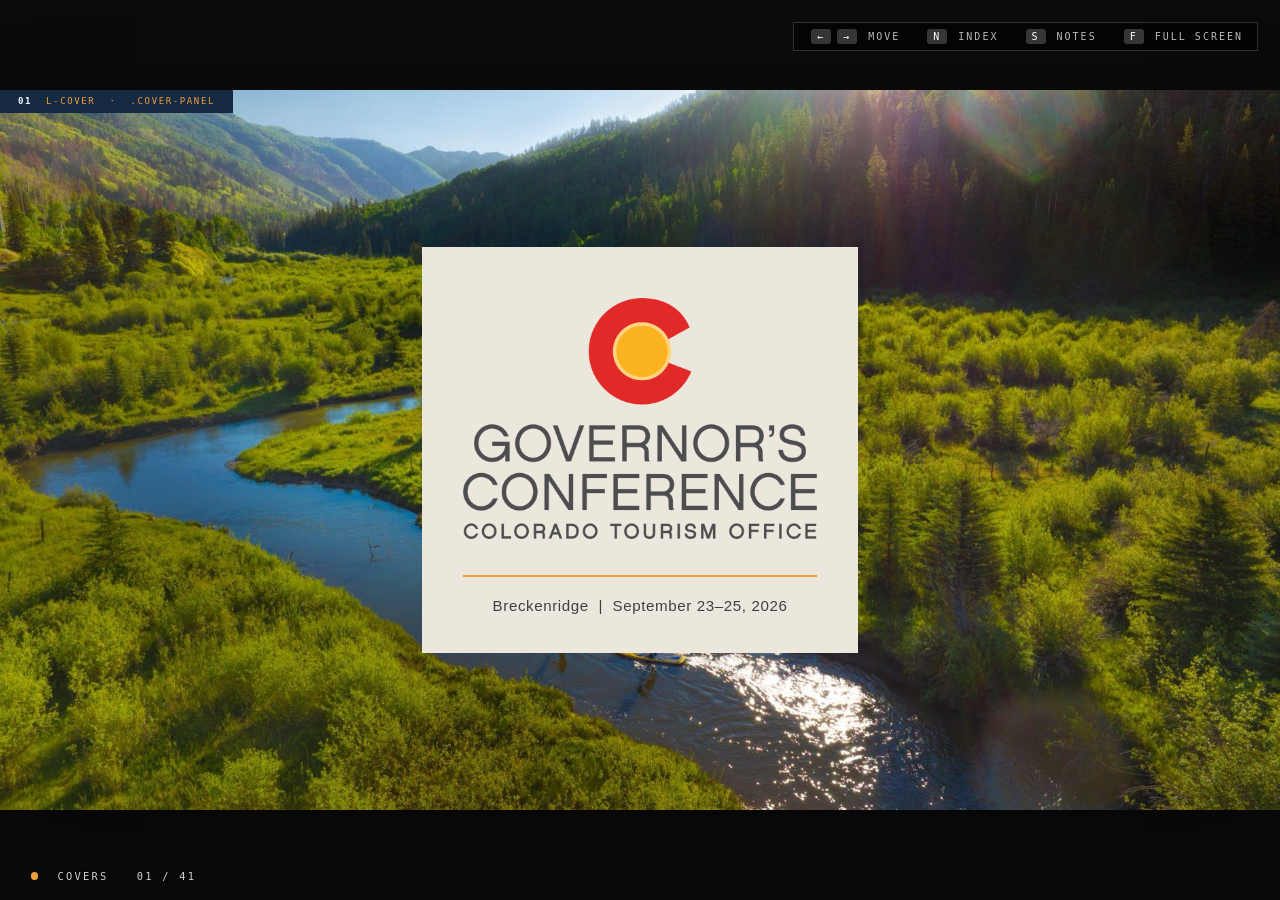
<file: library/index.html>
<!DOCTYPE html>
<html lang="en">
<head>
<meta charset="UTF-8" />
<meta name="viewport" content="width=device-width, initial-scale=1" />
<meta name="robots" content="noindex, nofollow" />
<title>Pattern Library — Colorado Governor's Conference</title>

<link rel="stylesheet" href="../engine/deck.css" />
<link rel="stylesheet" href="../engine/charts.css" />
<link rel="stylesheet" href="../brand/colorado.css" />
<link rel="stylesheet" href="../brand/components.css" />

<style>
  /* Library-only chrome: a caption strip naming the pattern on each
     slide. Not part of the system — decks do not get this. */
  .lib-tag {
    position: absolute; left: 0; top: 0; z-index: 20;
    background: var(--navy-ink); color: var(--gold);
    font-family: var(--f-mono); font-size: 1.25cqh; letter-spacing: .18em;
    text-transform: uppercase; padding: .9cqh 1.4cqw;
  }
  .lib-tag b { color: #fff; font-weight: 600; }
</style>
</head>
<body>

<div class="deck-shell">
  <div class="progress-bar" id="progress"></div>
  <div class="stage" id="stage">

  <!-- ══════════════════════════════════════════════════════════
       01 · COVER
       ══════════════════════════════════════════════════════════ -->
  <section class="slide l-cover" data-section="Covers" data-title="Cover — panel on photography" data-hud="light">
    <div class="media-full"><img src="../deck/img/photo/river-paddle.jpg" alt="" class="fx fx--bleed" /></div>
    <div class="cover-panel fx fx--scale">
      <div class="cover-title"><img src="../brand/logos/govconf.png" alt="Colorado Governor's Conference on Tourism" /></div>
      <div class="cover-meta">Breckenridge &nbsp;|&nbsp; September 23–25, 2026</div>
    </div>
    <div class="lib-tag"><b>01</b> &nbsp;l-cover &nbsp;·&nbsp; .cover-panel</div>
    <aside class="notes">
      <span class="cue">Pattern</span>
      <p>The template's own title slide, rebuilt. Full-bleed photography behind a
      centred sand panel that sizes to its content — 34% wide, with the lockup
      sized off the panel so the two stay in proportion.</p>
      <p>Use <code>.l-cover-wide</code> when the talk title needs more room than
      a logo lockup.</p>
    </aside>
  </section>

  <!-- 02 · TITLE — type on photography -->
  <section class="slide l-title" data-section="Covers" data-title="Title — type on photography" data-hud="light">
    <div class="media-full wash"><img src="../deck/img/photo/red-rocks.jpg" alt="" class="fx fx--bleed" /></div>
    <div class="title-body" style="color:#fff">
      <p class="eyebrow fx fx-1" style="color:var(--gold)">Governor's Conference on Tourism · 2026</p>
      <h1 class="d-xl fx fx-2" style="margin:1.6cqh 0 2.4cqh">The next <span class="acc">ten years</span><br />of Colorado travel</h1>
      <p class="body-lead fx fx-3" style="max-width:70%;opacity:.92">A subtitle line sits here, one or two lines at most, in sentence case.</p>
    </div>
    <div class="lib-tag"><b>02</b> &nbsp;l-title &nbsp;·&nbsp; .wash</div>
    <aside class="notes"><p>Cover without the panel. The <code>.wash</code> gradient is what keeps
    white type legible over any photograph — never set type on bare imagery.</p></aside>
  </section>

  <!-- 03 · SECTION DIVIDER -->
  <section class="slide l-section g-navy" data-section="Structure" data-title="Section divider">
    <div class="sec-inner">
      <p class="sec-num fx fx-1">Section 02</p>
      <h2 class="d-mega fx fx-2">Where the<br /><span class="acc">demand</span> is</h2>
      <p class="body-lead fx fx-3" style="margin-top:3cqh;opacity:.8">Three shifts in who is coming, and when.</p>
    </div>
    <div class="ridge"></div>
    <div class="lib-tag"><b>03</b> &nbsp;l-section &nbsp;·&nbsp; .ridge &nbsp;·&nbsp; g-navy</div>
    <aside class="notes"><p>The separator. <code>.ridge</code> is a pure-CSS mountain silhouette —
    no asset, tints with currentColor, prints clean.</p></aside>
  </section>

  <!-- ══════════════════════════════════════════════════════════
       SEPARATORS — from separator slides.pptx
       ══════════════════════════════════════════════════════════ -->
  <section class="slide l-sep" data-section="Separators" data-title="Photo separator" data-hud="light">
    <div class="media-full"><img src="../deck/img/sep/bike-overlook.jpg" alt="" class="fx fx--bleed" /></div>
    <h2 class="sep-tab fx fx--wipe">Separator Slide</h2>
    <img class="foot-mark fx fx--in fx-5" src="../brand/logos/govconf-h-white.png" alt="Colorado Governor&#39;s Conference" />
    <div class="lib-tag"><b>04</b> &nbsp;l-sep &nbsp;·&nbsp; .sep-tab &nbsp;·&nbsp; .foot-mark</div>
    <aside class="notes">
      <span class="cue">Pattern</span>
      <p>The template's separator, measured from the slide XML: a #3F3F3F tab running off
      the left edge at 10% down, one rounded corner, 38pt Helvetica Neue Bold in white,
      and the white lockup bottom-right.</p>
      <p>The tab wipes in from the edge; the photo settles with a slow push.</p>
    </aside>
  </section>

  <section class="slide l-sep" data-section="Separators" data-title="Separator — long title" data-hud="light">
    <div class="media-full"><img src="../deck/img/sep/bridal-veil-falls.jpg" alt="" class="fx fx--bleed" /></div>
    <h2 class="sep-tab fx fx--wipe"><span class="sep-kicker">Section 02</span>Where the visitors we&rsquo;re missing actually book</h2>
    <img class="foot-mark fx fx--in fx-5" src="../brand/logos/govconf-h-white.png" alt="Colorado Governor&#39;s Conference" />
    <div class="lib-tag"><b>05</b> &nbsp;.sep-tab grows &nbsp;·&nbsp; .sep-kicker &nbsp;·&nbsp; .sep-tab-sm</div>
    <aside class="notes">
      <p>The source tab is a fixed 39% box. Here 39% is the minimum: a longer title widens
      the tab to 70% of the slide, then wraps, balanced, onto a second line. For a title
      that would need three lines, add <code>.sep-tab-sm</code>.</p>
      <p><code>.sep-kicker</code> is optional — a section number over the title. Not in the
      template; delete the span and the tab is exactly the original.</p>
    </aside>
  </section>

  <section class="slide l-simple g-sand" data-section="Separators" data-title="Separator photo set">
    <header class="simple-head">
      <h2 class="t-head fx fx-1">Ten separator photos</h2>
      <p class="t-sub fx fx-2">Pick one per section</p>
    </header>
    <div class="simple-body fx fx-3" style="right:4.6cqw">
      <div class="cols-5" style="gap:1.4cqw 1.2cqw">
        <div><div class="sep-mini"><div class="l-sep">
          <div class="media-full"><img src="../deck/img/sep/bike-overlook.jpg" alt="" /></div>
          <p class="sep-tab">Section title</p>
          <img class="foot-mark" src="../brand/logos/govconf-h-white.png" alt="" /></div></div>
          <p class="sep-mini-cap">bike-overlook.jpg</p></div>
        <div><div class="sep-mini"><div class="l-sep">
          <div class="media-full"><img src="../deck/img/sep/bridal-veil-falls.jpg" alt="" /></div>
          <p class="sep-tab">Section title</p>
          <img class="foot-mark" src="../brand/logos/govconf-h-white.png" alt="" /></div></div>
          <p class="sep-mini-cap">bridal-veil-falls.jpg</p></div>
        <div><div class="sep-mini"><div class="l-sep">
          <div class="media-full"><img src="../deck/img/sep/paddleboard-lake.jpg" alt="" /></div>
          <p class="sep-tab">Section title</p>
          <img class="foot-mark" src="../brand/logos/govconf-h-white.png" alt="" /></div></div>
          <p class="sep-mini-cap">paddleboard-lake.jpg</p></div>
        <div><div class="sep-mini"><div class="l-sep">
          <div class="media-full"><img src="../deck/img/sep/alpine-hikers.jpg" alt="" /></div>
          <p class="sep-tab">Section title</p>
          <img class="foot-mark" src="../brand/logos/govconf-h-white.png" alt="" /></div></div>
          <p class="sep-mini-cap">alpine-hikers.jpg</p></div>
        <div><div class="sep-mini"><div class="l-sep">
          <div class="media-full"><img src="../deck/img/sep/red-rocks-family.jpg" alt="" /></div>
          <p class="sep-tab">Section title</p>
          <img class="foot-mark" src="../brand/logos/govconf-h-white.png" alt="" /></div></div>
          <p class="sep-mini-cap">red-rocks-family.jpg</p></div>
        <div><div class="sep-mini"><div class="l-sep">
          <div class="media-full"><img src="../deck/img/sep/mirror-lake.jpg" alt="" /></div>
          <p class="sep-tab">Section title</p>
          <img class="foot-mark" src="../brand/logos/govconf-h-white.png" alt="" /></div></div>
          <p class="sep-mini-cap">mirror-lake.jpg</p></div>
        <div><div class="sep-mini"><div class="l-sep">
          <div class="media-full"><img src="../deck/img/sep/river-surf.jpg" alt="" /></div>
          <p class="sep-tab">Section title</p>
          <img class="foot-mark" src="../brand/logos/govconf-h-white.png" alt="" /></div></div>
          <p class="sep-mini-cap">river-surf.jpg</p></div>
        <div><div class="sep-mini"><div class="l-sep">
          <div class="media-full"><img src="../deck/img/sep/reservoir-dusk.jpg" alt="" /></div>
          <p class="sep-tab">Section title</p>
          <img class="foot-mark" src="../brand/logos/govconf-h-white.png" alt="" /></div></div>
          <p class="sep-mini-cap">reservoir-dusk.jpg</p></div>
        <div><div class="sep-mini"><div class="l-sep">
          <div class="media-full"><img src="../deck/img/sep/lakeside-camp.jpg" alt="" /></div>
          <p class="sep-tab">Section title</p>
          <img class="foot-mark" src="../brand/logos/govconf-h-white.png" alt="" /></div></div>
          <p class="sep-mini-cap">lakeside-camp.jpg</p></div>
        <div><div class="sep-mini"><div class="l-sep">
          <div class="media-full"><img src="../deck/img/sep/wildflower-peak.jpg" alt="" /></div>
          <p class="sep-tab">Section title</p>
          <img class="foot-mark" src="../brand/logos/govconf-h-white.png" alt="" /></div></div>
          <p class="sep-mini-cap">wildflower-peak.jpg</p></div>
      </div>
    </div>
    <div class="lib-tag"><b>06</b> &nbsp;.sep-mini &nbsp;·&nbsp; deck/img/sep/</div>
    <aside class="notes">
      <p>All ten photos from the supplied separator file, each cropped to exactly the framing
      the template used. Swap the <code>src</code> on a separator's <code>.media-full img</code>
      to use a different one.</p>
      <p>These are real separators drawn at thumbnail size: each thumbnail is its own size
      container, so the same cqh-based rules draw a correct miniature.</p>
    </aside>
  </section>

  <!-- 04 · AGENDA -->
  <section class="slide l-grid pad g-sand" data-section="Structure" data-title="Agenda">
    <p class="eyebrow fx fx-1">In this session</p>
    <h2 class="d-lg fx fx-2" style="margin:1.4cqh 0 4cqh">What we'll cover</h2>
    <div class="rows fx-auto">
      <div class="rows__row fx"><span class="rows__num">01</span><div>
        <p class="rows__title">The visitor we have</p>
        <p class="rows__body">Who is actually arriving, and how that has moved since 2019.</p></div></div>
      <div class="rows__row fx"><span class="rows__num">02</span><div>
        <p class="rows__title">The visitor we're missing</p>
        <p class="rows__body">Demand that searches for Colorado and books somewhere else.</p></div></div>
      <div class="rows__row fx"><span class="rows__num">03</span><div>
        <p class="rows__title">What the data says to do next</p>
        <p class="rows__body">Three moves, in order of what they cost.</p></div></div>
    </div>
    <div class="lib-tag"><b>07</b> &nbsp;l-grid &nbsp;·&nbsp; .rows &nbsp;·&nbsp; .fx-auto</div>
    <aside class="notes"><p><code>.fx-auto</code> on the container staggers every child
    automatically — no counting <code>.fx-1 … .fx-12</code> by hand.</p></aside>
  </section>

  <!-- 05 · SPEAKERS -->
  <section class="slide l-grid pad" data-section="Structure" data-title="Speakers">
    <p class="eyebrow center-x fx fx-1" style="text-align:center">Today's speakers</p>
    <h2 class="d-md fx fx-2" style="text-align:center;margin:1.2cqh 0 5cqh">Subhead all caps</h2>
    <div class="speakers-3 fx-auto">
      <div class="speaker fx"><div class="media-ph speaker__photo"><span class="media-ph__label">Photo</span></div>
        <div><p class="speaker__name">Speaker Name</p><p class="speaker__title">Speaker Title / Credentials</p><p class="speaker__org">Organisation</p></div></div>
      <div class="speaker fx"><div class="media-ph speaker__photo"><span class="media-ph__label">Photo</span></div>
        <div><p class="speaker__name">Speaker Name</p><p class="speaker__title">Speaker Title / Credentials</p><p class="speaker__org">Organisation</p></div></div>
      <div class="speaker fx"><div class="media-ph speaker__photo"><span class="media-ph__label">Photo</span></div>
        <div><p class="speaker__name">Speaker Name</p><p class="speaker__title">Speaker Title / Credentials</p><p class="speaker__org">Organisation</p></div></div>
    </div>
    <div class="lib-tag"><b>08</b> &nbsp;.speakers-1 / -2 / -3 &nbsp;·&nbsp; .media-ph</div>
    <aside class="notes"><p>The template's slides 2–4 collapsed into one component.
    Swap <code>.speakers-3</code> for <code>-2</code> or <code>-1</code>; the grid recentres itself.</p></aside>
  </section>

  <!-- 06 · HEADLINE + LEAD -->
  <section class="slide l-headline pad" data-section="Content" data-title="Headline and lead">
    <p class="eyebrow fx fx-1">Subhead all caps</p>
    <h2 class="d-lg fx fx-2" style="margin:1.4cqh 0 3cqh;max-width:78%">A headline that carries<br />the <span class="acc">whole argument</span></h2>
    <hr class="rule-gold fx fx-3" />
    <p class="body-lead lede fx fx-4" style="margin-top:3cqh">One paragraph of lead copy. Keep it to three lines: this is read
      across a room, and anything longer gets skimmed rather than heard. If it needs more, it needs another slide.</p>
    <div class="lib-tag"><b>09</b> &nbsp;l-headline &nbsp;·&nbsp; .eyebrow &nbsp;·&nbsp; .rule-gold</div>
  </section>

  <!-- 07 · BULLETS (the template's content slide) -->
  <section class="slide l-bullets pad g-parchment" data-section="Content" data-title="Headline and bullets">
    <div>
      <p class="eyebrow fx fx-1">Subhead all caps</p>
      <h2 class="d-md fx fx-2" style="margin-top:1.4cqh">Headline<br />goes here</h2>
    </div>
    <ul class="bullets fx-auto">
      <li class="fx">A bulleted point, written as a full sentence so it can be read aloud.</li>
      <li class="fx">The marker is the Colorado C, drawn in CSS — it carries the brand without an icon font.</li>
      <li class="fx">Four to six points. More than that and the room stops reading.</li>
      <li class="fx">Body copy never goes below 2.0cqh. Cut words instead of shrinking type.</li>
    </ul>
    <div class="lib-tag"><b>10</b> &nbsp;l-bullets &nbsp;·&nbsp; .bullets &nbsp;·&nbsp; .co-c marker</div>
  </section>

  <!-- 08 · SPLIT with media -->
  <section class="slide l-split l-split-40" data-section="Content" data-title="Split — content and media">
    <div class="split-pane split-pane-sand">
      <p class="eyebrow fx fx-1">Subhead all caps</p>
      <h2 class="d-md fx fx-2" style="margin:1.4cqh 0 2.4cqh">Split layout</h2>
      <p class="body-med fx fx-3">Content on one side, photography on the other. <code>--split</code>
        sets the ratio; <code>.l-split-40</code>, <code>-60</code> and <code>-33</code> are the presets.</p>
      <p class="source fx fx-4" style="margin-top:3cqh">Source: Colorado Tourism Office, 2026</p>
    </div>
    <div class="split-media"><img src="../deck/img/photo/co-a.jpg" alt="" /></div>
    <div class="lib-tag"><b>11</b> &nbsp;l-split &nbsp;·&nbsp; .split-pane &nbsp;·&nbsp; .split-media</div>
  </section>

  <!-- ══════════════════════════════════════════════════════════
       TEMPLATE CONTENT LAYOUTS — from Simple slides.pptx
       ══════════════════════════════════════════════════════════ -->
  <section class="slide l-simple g-sand" data-section="Template" data-title="Simple — bullets">
    <header class="simple-head">
      <h2 class="t-head fx fx-1">Headline</h2>
      <p class="t-sub fx fx-2">Subhead all caps</p>
    </header>
    <div class="simple-body">
      <ul class="t-bullets fx-auto">
        <li class="fx">Bulleted list goes here</li>
        <li class="fx">Written as full sentences, so each one can be read aloud</li>
        <li class="fx">The bullet is the template&rsquo;s own ● in ink, not the Colorado C</li>
        <li class="fx">Four to six points, and the column stops short of the lockup</li>
      </ul>
    </div>
    <img class="foot-mark fx fx--in fx-6" src="../brand/logos/govconf-h.png" alt="Colorado Governor&#39;s Conference" />
    <div class="lib-tag"><b>12</b> &nbsp;l-simple &nbsp;·&nbsp; .t-head .t-sub .t-bullets</div>
    <aside class="notes">
      <span class="cue">Template voice</span>
      <p>This is the conference template's own content slide: Helvetica Neue Bold headline
      in sentence case, a light all-caps subhead UNDER it, body from 31.5% down, grey lockup
      bottom-right. The headline is pinned by its bottom edge, so a two-line headline grows
      upward and the body never moves.</p>
    </aside>
  </section>

  <section class="slide l-simple g-sand" data-section="Template" data-title="Simple — paragraph">
    <header class="simple-head">
      <h2 class="t-head fx fx-1">Headline</h2>
      <p class="t-sub fx fx-2">Subhead all caps</p>
    </header>
    <div class="simple-body t-body fx fx-3" style="max-width:62cqw">
      <p>Lorem ipsum dolor sit amet, consectetur adipiscing elit, sed do eiusmod tempor incididunt ut
        labore et dolore magna aliqua.</p>
      <p>Ut enim ad minim veniam, quis nostrud exercitation ullamco laboris nisi ut aliquip ex ea
        commodo consequat.</p>
    </div>
    <img class="foot-mark fx fx--in fx-5" src="../brand/logos/govconf-h.png" alt="Colorado Governor&#39;s Conference" />
    <div class="lib-tag"><b>13</b> &nbsp;l-simple &nbsp;·&nbsp; .t-body</div>
  </section>

  <section class="slide l-aside g-sand" data-section="Template" data-title="Aside — photo right">
    <div class="aside-media"><img src="../deck/img/aside/union-station.jpg" alt="" class="fx fx--scale" /></div>
    <header class="simple-head">
      <h2 class="t-head fx fx-1">Headline</h2>
      <p class="t-sub fx fx-2">Subhead all caps</p>
    </header>
    <div class="simple-body">
      <ul class="t-bullets fx-auto">
        <li class="fx">Bulleted list goes here</li>
        <li class="fx">Bulleted list goes here</li>
        <li class="fx">Bulleted list goes here</li>
        <li class="fx">Bulleted list goes here</li>
      </ul>
    </div>
    <img class="foot-mark fx fx--in fx-6" src="../brand/logos/govconf-h-white.png" alt="Colorado Governor&#39;s Conference" />
    <div class="lib-tag"><b>14</b> &nbsp;l-aside &nbsp;·&nbsp; .aside-media &nbsp;·&nbsp; deck/img/aside/</div>
    <aside class="notes"><p>The template's image-aside slide: text on the left 46%, the photo
    filling the right half at full bleed height. The lockup sits on the photo, so it is the
    white one. Five photos ship in <code>deck/img/aside/</code>, cropped to the template&rsquo;s framing.</p></aside>
  </section>

  <section class="slide l-aside l-aside-left g-sand" data-section="Template" data-title="Aside — photo left" data-hud="light">
    <div class="aside-media"><img src="../deck/img/aside/fly-fishing.jpg" alt="" class="fx fx--scale" /></div>
    <header class="simple-head">
      <h2 class="t-head fx fx-1">Photo on the left</h2>
      <p class="t-sub fx fx-2">Mirrored aside</p>
    </header>
    <div class="simple-body">
      <ul class="t-bullets fx-auto">
        <li class="fx">The same layout, mirrored</li>
        <li class="fx">Alternate it with the right-hand version so a run of aside slides has rhythm</li>
        <li class="fx">The lockup is back on sand, so it is the grey one</li>
      </ul>
    </div>
    <img class="foot-mark fx fx--in fx-6" src="../brand/logos/govconf-h.png" alt="Colorado Governor&#39;s Conference" />
    <div class="lib-tag"><b>15</b> &nbsp;.l-aside-left &nbsp;·&nbsp; data-hud="light"</div>
    <aside class="notes"><p>Not in the source file — a mirror of the aside, so consecutive
    photo slides do not all face the same way. <code>data-hud="light"</code> whitens the
    presenter HUD, which now sits over the photo.</p></aside>
  </section>

  <section class="slide l-aside g-sand" data-section="Template" data-title="Aside — stat">
    <div class="aside-media"><img src="../deck/img/aside/horseback.jpg" alt="" class="fx fx--scale" /></div>
    <header class="simple-head">
      <h2 class="t-head fx fx-1">A number, and a photo</h2>
      <p class="t-sub fx fx-2">Subhead all caps</p>
    </header>
    <div class="simple-body aside-stat">
      <p class="stat__num fx fx-3" data-countup>68%</p>
      <p class="stat__label fx fx-4">of trips include a trail</p>
      <p class="t-body fx fx-5" style="font-size:2.6cqh">One sentence on why the number matters to this room.</p>
      <p class="source fx fx-6" style="margin-top:2cqh">Source: placeholder</p>
    </div>
    <img class="foot-mark fx fx--in fx-6" src="../brand/logos/govconf-h-white.png" alt="Colorado Governor&#39;s Conference" />
    <div class="lib-tag"><b>16</b> &nbsp;l-aside &nbsp;·&nbsp; .aside-stat</div>
  </section>

  <section class="slide l-simple g-sand" data-section="Template" data-title="Simple — two columns">
    <header class="simple-head">
      <h2 class="t-head fx fx-1">Two columns of points</h2>
      <p class="t-sub fx fx-2">Subhead all caps</p>
    </header>
    <div class="simple-body" style="right:4.6cqw">
      <ul class="t-bullets t-cols-2 fx fx-3">
        <li>First point in the list</li>
        <li>Second point in the list</li>
        <li>Third point in the list</li>
        <li>Fourth point in the list</li>
        <li>Fifth point in the list</li>
        <li>Sixth point in the list</li>
      </ul>
    </div>
    <img class="foot-mark fx fx--in fx-5" src="../brand/logos/govconf-h.png" alt="Colorado Governor&#39;s Conference" />
    <div class="lib-tag"><b>17</b> &nbsp;.t-bullets.t-cols-2</div>
    <aside class="notes"><p>When six or more short points would run the column off the
    slide. Items never split across the columns.</p></aside>
  </section>

  <section class="slide l-simple g-sand" data-section="Template" data-title="Simple — chart">
    <header class="simple-head">
      <h2 class="t-head fx fx-1">A chart in the template frame</h2>
      <p class="t-sub fx fx-2">Visitation by quarter, millions</p>
    </header>
    <div class="simple-body fx fx-3" style="right:4.6cqw">
      <figure class="chart" data-chart="column">
        <script type="application/json">
        {"categories":["Q1","Q2","Q3","Q4"],
         "series":[{"name":"2024","data":[18.2,22.4,31.1,21.6],"tone":4},
                   {"name":"2025","data":[19.1,24.8,33.9,22.4],"tone":0}],
         "suffix":"M","decimals":1}
        </script>
      </figure>
    </div>
    <img class="foot-mark fx fx--in fx-5" src="../brand/logos/govconf-h.png" alt="Colorado Governor&#39;s Conference" />
    <div class="lib-tag"><b>18</b> &nbsp;l-simple &nbsp;·&nbsp; any chart in .simple-body</div>
    <aside class="notes"><p>Any of the seventeen chart types drops into <code>.simple-body</code>
    and fills it. The chart stops short of the lockup on its own.</p></aside>
  </section>

  <section class="slide l-simple g-sand" data-section="Template" data-title="Simple — photo strip">
    <header class="simple-head">
      <h2 class="t-head fx fx-1">Three places, three reasons</h2>
      <p class="t-sub fx fx-2">Subhead all caps</p>
    </header>
    <div class="simple-body" style="right:4.6cqw">
      <div class="photo-strip fx-auto">
        <figure class="fx"><div class="media"><img src="../deck/img/aside/ice-castle.jpg" alt="" /></div>
          <figcaption><b>Winter</b>A short caption, one or two lines.</figcaption></figure>
        <figure class="fx"><div class="media"><img src="../deck/img/aside/fly-fishing.jpg" alt="" /></div>
          <figcaption><b>Summer</b>A short caption, one or two lines.</figcaption></figure>
        <figure class="fx"><div class="media"><img src="../deck/img/aside/aspen-trail.jpg" alt="" /></div>
          <figcaption><b>Fall</b>A short caption, one or two lines.</figcaption></figure>
      </div>
    </div>
    <img class="foot-mark fx fx--in fx-5" src="../brand/logos/govconf-h.png" alt="Colorado Governor&#39;s Conference" />
    <div class="lib-tag"><b>19</b> &nbsp;.photo-strip</div>
  </section>

  <!-- 09 · HERO STAT -->
  <section class="slide l-stat g-gold" data-section="Data" data-title="Hero stat">
    <div class="stat-inner">
      <p class="eyebrow fx fx-1">Total visitor spending</p>
      <p class="stat-mega fx fx-2" data-countup style="margin:1.6cqh 0">28.2</p>
      <p class="d-sm fx fx-3">billion dollars, 2025</p>
      <p class="body-med fx fx-4" style="margin-top:2.6cqh;max-width:64%;margin-inline:auto">
        One number, as large as it will go. If a slide has a single job, give it a single number.</p>
    </div>
    <div class="lib-tag"><b>20</b> &nbsp;l-stat &nbsp;·&nbsp; data-countup &nbsp;·&nbsp; g-gold</div>
    <aside class="notes"><p><code>data-countup</code> animates 0 → value on arrival and
    survives suffixes and inline markup. Decimals and thousands separators are preserved.</p></aside>
  </section>

  <!-- 10 · STAT ROW -->
  <section class="slide l-grid pad" data-section="Data" data-title="Stat row">
    <p class="eyebrow fx fx-1">The year in four numbers</p>
    <h2 class="d-md fx fx-2" style="margin:1.4cqh 0 5cqh">2025 at a glance</h2>
    <div class="stat-grid cols-4 ruled fx-auto">
      <div class="stat fx"><hr class="stat__rule" /><span class="stat__num" data-countup>93.3</span><span class="stat__label">Million visitors</span><span class="stat__note">+2.1% year over year</span></div>
      <div class="stat fx"><hr class="stat__rule" /><span class="stat__num" data-countup>28.2</span><span class="stat__label">Billion in spending</span><span class="stat__note">A record high</span></div>
      <div class="stat fx"><hr class="stat__rule" /><span class="stat__num" data-countup>1.9</span><span class="stat__label">Billion in state tax</span><span class="stat__note">Generated by travel</span></div>
      <div class="stat fx"><hr class="stat__rule" /><span class="stat__num" data-countup>187</span><span class="stat__label">Thousand jobs</span><span class="stat__note">Directly supported</span></div>
    </div>
    <p class="source fx fx-6" style="margin-top:5cqh">Source: Colorado Tourism Office · Dean Runyan Associates · Placeholder figures</p>
    <div class="lib-tag"><b>21</b> &nbsp;.stat-grid.ruled &nbsp;·&nbsp; .stat &nbsp;·&nbsp; .source</div>
  </section>

  <!-- 11 · KPI TILES + delta -->
  <section class="slide l-grid pad g-sand" data-section="Data" data-title="KPI tiles">
    <p class="eyebrow fx fx-1">Dashboard shape</p>
    <h2 class="d-md fx fx-2" style="margin:1.4cqh 0 4cqh">KPI tiles with sparklines</h2>
    <div class="cols-4 fx-auto">
      <div class="kpi fx"><span class="kpi__num" data-countup>72</span><span class="kpi__label">Occupancy, %</span>
        <span class="delta delta-up">3.4 pts</span>
        <figure class="chart kpi__spark" data-chart="sparkline"><script type="application/json">{"data":[52,55,58,57,61,66,72]}</script></figure></div>
      <div class="kpi fx"><span class="kpi__num" data-countup>241</span><span class="kpi__label">Average daily rate, $</span>
        <span class="delta delta-up">6.1%</span>
        <figure class="chart kpi__spark" data-chart="sparkline"><script type="application/json">{"data":[188,196,205,212,226,233,241],"tone":1}</script></figure></div>
      <div class="kpi fx"><span class="kpi__num" data-countup>3.1</span><span class="kpi__label">Nights, average stay</span>
        <span class="delta delta-flat">no change</span>
        <figure class="chart kpi__spark" data-chart="sparkline"><script type="application/json">{"data":[3.0,3.1,3.0,3.1,3.1,3.0,3.1],"tone":3}</script></figure></div>
      <div class="kpi fx"><span class="kpi__num" data-countup>18</span><span class="kpi__label">Booking window, days</span>
        <span class="delta delta-down">4 days</span>
        <figure class="chart kpi__spark" data-chart="sparkline"><script type="application/json">{"data":[31,29,27,24,22,20,18],"tone":2}</script></figure></div>
    </div>
    <div class="lib-tag"><b>22</b> &nbsp;.kpi &nbsp;·&nbsp; .delta &nbsp;·&nbsp; sparkline</div>
  </section>

  <!-- 12 · COLUMN CHART -->
  <section class="slide l-chart pad" data-section="Charts" data-title="Chart — column">
    <div>
      <p class="eyebrow fx fx-1">Chart · column</p>
      <h2 class="d-md fx fx-2" style="margin-top:1.2cqh">Visitation by quarter</h2>
    </div>
    <figure class="chart fx fx-3" data-chart="column">
      <script type="application/json">
      {"categories":["Q1","Q2","Q3","Q4"],
       "series":[{"name":"2024","data":[18.2,22.4,31.1,21.6],"tone":4},
                 {"name":"2025","data":[19.1,24.8,33.9,22.4],"tone":0}],
       "suffix":"M","decimals":1}
      </script>
    </figure>
    <p class="source">Source: placeholder data · replace with the real series</p>
    <div class="lib-tag"><b>23</b> &nbsp;l-chart &nbsp;·&nbsp; data-chart="column"</div>
    <aside class="notes"><p><code>tone</code> lets a series claim a ramp slot out of order — here
    last year is muted (slot 4) so this year (slot 1, gold) reads as the hero.</p></aside>
  </section>

  <!-- 13 · BAR + takeaway -->
  <section class="slide l-chart-split pad g-parchment" data-section="Charts" data-title="Chart — bar with takeaway">
    <figure class="chart fx fx-2" data-chart="bar" style="height:64cqh">
      <script type="application/json">
      {"categories":["Hiking & trails","National parks","Ski & snowboard","Food & drink","Live music","Wellness"],
       "series":[{"data":[68,61,44,39,27,19]}],
       "highlight":0,"suffix":"%"}
      </script>
    </figure>
    <div class="takeaway">
      <p class="eyebrow fx fx-1">The takeaway</p>
      <h2 class="d-sm fx fx-3">Trails out-pull<br />every other<br /><span class="acc">reason to come</span></h2>
      <p class="body-sm fx fx-4" style="color:var(--ink-soft)">Percentage of visitors naming each activity as a
        primary trip motivator.</p>
      <p class="source fx fx-5">Source: placeholder</p>
    </div>
    <div class="lib-tag"><b>24</b> &nbsp;l-chart-split &nbsp;·&nbsp; bar &nbsp;·&nbsp; highlight</div>
  </section>

  <!-- 14 · LINE / AREA -->
  <section class="slide l-chart pad g-navy" data-section="Charts" data-title="Chart — line">
    <div>
      <p class="eyebrow fx fx-1">Chart · line</p>
      <h2 class="d-md fx fx-2" style="margin-top:1.2cqh">Ten years of demand</h2>
    </div>
    <figure class="chart fx fx-3" data-chart="line">
      <script type="application/json">
      {"categories":["2016","2017","2018","2019","2020","2021","2022","2023","2024","2025"],
       "series":[{"name":"Domestic","data":[76,79,82,86,41,71,84,88,91,93]},
                 {"name":"International","data":[9,10,11,12,2,4,7,9,10,11],"tone":1}],
       "suffix":"M"}
      </script>
    </figure>
    <p class="source">Source: placeholder · the draw-on animates left to right on arrival</p>
    <div class="lib-tag"><b>25</b> &nbsp;line &nbsp;·&nbsp; also: area, slope, scatter</div>
  </section>

  <!-- 15 · DONUT + WAFFLE -->
  <section class="slide l-grid pad" data-section="Charts" data-title="Chart — donut and waffle">
    <p class="eyebrow fx fx-1">Chart · parts of a whole</p>
    <h2 class="d-md fx fx-2" style="margin:1.2cqh 0 3cqh">Two ways to show a share</h2>
    <div class="cols-2" style="gap:4cqw">
      <figure class="chart fx fx-3" data-chart="donut" style="height:52cqh">
        <script type="application/json">
        {"data":[{"name":"Front Range","value":42},{"name":"Mountain resorts","value":31},
                 {"name":"Western Slope","value":16},{"name":"Plains","value":11}],
         "center":"42%","centerLabel":"Front Range","suffix":"%"}
        </script>
      </figure>
      <figure class="chart fx fx-4" data-chart="waffle" style="height:52cqh">
        <script type="application/json">{"value":68,"label":"of trips include a trail"}</script>
      </figure>
    </div>
    <div class="lib-tag"><b>26</b> &nbsp;donut &nbsp;·&nbsp; waffle &nbsp;·&nbsp; also: gauge, pictogram</div>
  </section>

  <!-- 16 · STACKED + PROGRESS -->
  <section class="slide l-grid pad g-sand" data-section="Charts" data-title="Chart — stacked and progress">
    <p class="eyebrow fx fx-1">Chart · composition and quotas</p>
    <h2 class="d-md fx fx-2" style="margin:1.2cqh 0 3cqh">Stacked and progress</h2>
    <div class="cols-2" style="gap:4cqw">
      <figure class="chart fx fx-3" data-chart="stacked" style="height:52cqh">
        <script type="application/json">
        {"categories":["2023","2024","2025"],
         "series":[{"name":"Leisure","data":[62,64,67]},
                   {"name":"Business","data":[24,22,20],"tone":1},
                   {"name":"Group","data":[14,14,13],"tone":4}],
         "stack":"pct","values":true}
        </script>
      </figure>
      <figure class="chart fx fx-4" data-chart="progress" style="height:52cqh">
        <script type="application/json">
        {"rows":[{"name":"Awareness"},{"name":"Consideration"},{"name":"Intent"},{"name":"Booking"}],
         "suffix":"%","labelWidth":330}
        </script>
      </figure>
    </div>
    <div class="lib-tag"><b>27</b> &nbsp;stacked (pct) &nbsp;·&nbsp; progress</div>
    <aside class="notes"><p>The progress chart on the right has rows with no values —
    deliberately. A malformed or half-written config renders empty tracks rather than
    throwing, so a slide is never blank mid-talk.</p></aside>
  </section>

  <!-- 17 · FUNNEL + DUMBBELL -->
  <section class="slide l-grid pad" data-section="Charts" data-title="Chart — funnel and dumbbell">
    <p class="eyebrow fx fx-1">Chart · drop-off and gaps</p>
    <h2 class="d-md fx fx-2" style="margin:1.2cqh 0 3cqh">Funnel and dumbbell</h2>
    <div class="cols-2" style="gap:4cqw">
      <figure class="chart fx fx-3" data-chart="funnel" style="height:52cqh">
        <script type="application/json">
        {"rows":[{"name":"Searched","value":1240000},{"name":"Visited site","value":386000},
                 {"name":"Viewed a listing","value":112000},{"name":"Booked","value":24800}]}
        </script>
      </figure>
      <figure class="chart fx fx-4" data-chart="dumbbell" style="height:52cqh">
        <script type="application/json">
        {"rows":[{"name":"Summer","from":58,"to":74},{"name":"Fall","from":41,"to":63},
                 {"name":"Winter","from":81,"to":79},{"name":"Spring","from":33,"to":48}],
         "suffix":"%","labelWidth":220}
        </script>
      </figure>
    </div>
    <div class="lib-tag"><b>28</b> &nbsp;funnel (with drop-off %) &nbsp;·&nbsp; dumbbell</div>
  </section>

  <!-- 18 · HEATMAP + GANTT -->
  <section class="slide l-grid pad g-parchment" data-section="Charts" data-title="Chart — heatmap and gantt">
    <p class="eyebrow fx fx-1">Chart · grids and time</p>
    <h2 class="d-md fx fx-2" style="margin:1.2cqh 0 3cqh">Heatmap and Gantt</h2>
    <div class="cols-2" style="gap:4cqw">
      <figure class="chart fx fx-3" data-chart="heatmap" style="height:50cqh">
        <script type="application/json">
        {"categories":["Jan","Mar","May","Jul","Sep","Nov"],
         "rows":[{"name":"Mountains","data":[88,64,41,92,71,58]},
                 {"name":"Front Range","data":[42,55,68,84,73,44]},
                 {"name":"Western Slope","data":[24,38,57,79,66,29]},
                 {"name":"Plains","data":[16,27,44,61,48,21]}],
         "labelWidth":250}
        </script>
      </figure>
      <figure class="chart fx fx-4" data-chart="gantt" style="height:50cqh">
        <script type="application/json">
        {"categories":["Q1","Q2","Q3","Q4"],
         "rows":[{"name":"Research","start":0,"span":1,"label":"6 wks"},
                 {"name":"Creative","start":0.7,"span":1.5,"label":"10 wks"},
                 {"name":"In market","start":2,"span":2,"label":"Live"},
                 {"name":"Measure","start":3.2,"span":0.8}],
         "labelWidth":230}
        </script>
      </figure>
    </div>
    <div class="lib-tag"><b>29</b> &nbsp;heatmap (sequential ramp) &nbsp;·&nbsp; gantt</div>
  </section>

  <!-- 19 · BUILD — click-through -->
  <section class="slide l-grid pad g-navy" data-section="Motion" data-title="Build — click through" data-steps>
    <p class="eyebrow fx fx-1">Click through this one</p>
    <h2 class="d-md fx fx-2" style="margin:1.2cqh 0 4cqh">Three shifts, one at a time</h2>
    <div class="cols-3">
      <div class="card card-navy card-top" data-step data-step-dim>
        <span class="card__num">01</span><p class="card__title">Shoulder season</p>
        <p class="card__body">Fall now out-books spring by a factor of two.</p></div>
      <div class="card card-navy card-top" data-step data-step-dim>
        <span class="card__num">02</span><p class="card__title">Shorter windows</p>
        <p class="card__body">The median booking window has closed to eighteen days.</p></div>
      <div class="card card-navy card-top" data-step>
        <span class="card__num">03</span><p class="card__title">New origins</p>
        <p class="card__body">Texas and the Southeast are growing faster than the coasts.</p></div>
    </div>
    <div class="callout-box" data-step="4" style="margin-top:4cqh">
      <p class="body-med">All three point the same way: the season is longer and the decision is later.</p>
    </div>
    <div class="build-ticks push" style="margin-top:3cqh"></div>
    <div class="lib-tag"><b>30</b> &nbsp;data-steps &nbsp;·&nbsp; data-step &nbsp;·&nbsp; data-step-dim</div>
    <aside class="notes">
      <span class="cue">How builds work</span>
      <p>RIGHT consumes a build beat before it changes slide. LEFT unwinds it.
      DOWN and UP skip the build entirely — the escape hatch when a question drags
      you somewhere else.</p>
      <p><code>data-step-dim</code> greys a beat back once the next one lands, so the
      current point always reads as current. In print, every step is fully built.</p>
    </aside>
  </section>

  <!-- 20 · MOTION VOCABULARY -->
  <section class="slide l-grid pad" data-section="Motion" data-title="Motion vocabulary">
    <p class="eyebrow fx fx-1">Motion vocabulary</p>
    <h2 class="d-md fx fx-2" style="margin:1.2cqh 0 3.4cqh">Eleven ways in</h2>
    <div class="cols-4" style="gap:1.6cqw">
      <div class="card fx"><p class="card__title">fx</p><p class="card__body">Default. Rises 40px.</p></div>
      <div class="card fx fx--down fx-2"><p class="card__title">fx--down</p><p class="card__body">From above.</p></div>
      <div class="card fx fx--left fx-3"><p class="card__title">fx--left</p><p class="card__body">From the left.</p></div>
      <div class="card fx fx--right fx-4"><p class="card__title">fx--right</p><p class="card__body">From the right.</p></div>
      <div class="card fx fx--in fx-5"><p class="card__title">fx--in</p><p class="card__body">Fade only.</p></div>
      <div class="card fx fx--scale fx-6"><p class="card__title">fx--scale</p><p class="card__body">Settles in.</p></div>
      <div class="card fx fx--wipe fx-7"><p class="card__title">fx--wipe</p><p class="card__body">Uncovered, not faded.</p></div>
      <div class="card fx fx--wipe-up fx-8"><p class="card__title">fx--wipe-up</p><p class="card__body">Wipes upward.</p></div>
    </div>
    <p class="body-sm fx fx-10" style="margin-top:3cqh;color:var(--ink-soft)">
      Also <code>fx--grow-x</code> and <code>fx--grow-y</code> for rules and bars,
      <code>fx--draw</code> for SVG strokes, and <code>fx--bleed</code> for the slow push on full-bleed photography.
      Modify travel with <code>fx--near</code> / <code>fx--far</code>.</p>
    <div class="lib-tag"><b>31</b> &nbsp;.fx--* &nbsp;·&nbsp; .fx-1 … .fx-12</div>
  </section>

  <!-- 21 · CARDS -->
  <section class="slide l-grid pad g-sand" data-section="Components" data-title="Cards">
    <p class="eyebrow fx fx-1">Component · card</p>
    <h2 class="d-md fx fx-2" style="margin:1.2cqh 0 3.4cqh">Five card treatments</h2>
    <div class="cols-5 fx-auto">
      <div class="card fx"><p class="card__title">Default</p><p class="card__body">Parchment ground.</p><p class="card__foot">.card</p></div>
      <div class="card card-top fx"><p class="card__title">Top rule</p><p class="card__body">Gold rule above.</p><p class="card__foot">.card-top</p></div>
      <div class="card card-navy fx"><p class="card__title">Navy</p><p class="card__body">Dark ground.</p><p class="card__foot">.card-navy</p></div>
      <div class="card card-gold fx"><p class="card__title">Gold</p><p class="card__body">The loud one.</p><p class="card__foot">.card-gold</p></div>
      <div class="card card-line fx"><p class="card__title">Outline</p><p class="card__body">No fill.</p><p class="card__foot">.card-line</p></div>
    </div>
    <div class="lib-tag"><b>32</b> &nbsp;.card &nbsp;·&nbsp; -top -navy -gold -line -sand</div>
  </section>

  <!-- 22 · TIMELINE + PROCESS -->
  <section class="slide l-grid pad" data-section="Components" data-title="Timeline and process">
    <p class="eyebrow fx fx-1">Component · sequence</p>
    <h2 class="d-md fx fx-2" style="margin:1.2cqh 0 4cqh">Timeline and process</h2>
    <div class="tl fx-auto">
      <div class="tl__node fx"><p class="tl__date">2019</p><p class="tl__label">Baseline</p><p class="tl__body">The last normal year.</p></div>
      <div class="tl__node fx"><p class="tl__date">2020</p><p class="tl__label">The stop</p><p class="tl__body">Visitation halves.</p></div>
      <div class="tl__node fx"><p class="tl__date">2022</p><p class="tl__label">Recovery</p><p class="tl__body">Domestic clears 2019.</p></div>
      <div class="tl__node fx"><p class="tl__date">2025</p><p class="tl__label">New shape</p><p class="tl__body">Record spend, shorter stays.</p></div>
    </div>
    <div class="process fx-auto" style="margin-top:6cqh">
      <div class="process__step fx"><span class="process__n">1</span><p class="process__title">Listen</p><p class="process__body">Find where demand already is.</p></div>
      <div class="process__step fx"><span class="process__n">2</span><p class="process__title">Focus</p><p class="process__body">Pick the two that will move.</p></div>
      <div class="process__step fx"><span class="process__n">3</span><p class="process__title">Fund</p><p class="process__body">Move budget to match.</p></div>
      <div class="process__step fx"><span class="process__n">4</span><p class="process__title">Measure</p><p class="process__body">One number, quarterly.</p></div>
    </div>
    <div class="lib-tag"><b>33</b> &nbsp;.tl &nbsp;·&nbsp; .tl-v &nbsp;·&nbsp; .process</div>
  </section>

  <!-- 23 · COMPARISON + TABLE -->
  <section class="slide l-grid pad g-parchment" data-section="Components" data-title="Comparison and table">
    <p class="eyebrow fx fx-1">Component · compare</p>
    <h2 class="d-md fx fx-2" style="margin:1.2cqh 0 3.4cqh">Versus, and a table</h2>
    <div class="cols-2" style="gap:4cqw;align-items:start">
      <div class="vs fx fx-3">
        <div class="vs__col vs__col-a"><p class="vs__head">Today</p>
          <ul class="vs__list vs__list-no"><li>Peak-season spend</li><li>Broad-reach media</li><li>Annual measurement</li></ul></div>
        <div class="vs__div"></div>
        <div class="vs__col vs__col-b"><p class="vs__head">Next</p>
          <ul class="vs__list vs__list-yes"><li>Shoulder-season spend</li><li>Intent-led media</li><li>Quarterly measurement</li></ul></div>
      </div>
      <table class="qtable fx fx-4">
        <thead><tr><th>Market</th><th class="num">Visitors</th><th class="num">Change</th></tr></thead>
        <tbody>
          <tr class="is-hero"><td>Texas</td><td class="num">4.1M</td><td class="num t-pos">+14%</td></tr>
          <tr><td>California</td><td class="num">3.8M</td><td class="num t-pos">+3%</td></tr>
          <tr><td>Illinois</td><td class="num">2.2M</td><td class="num t-neg">−2%</td></tr>
          <tr><td>Florida</td><td class="num">1.9M</td><td class="num t-pos">+9%</td></tr>
        </tbody>
      </table>
    </div>
    <div class="lib-tag"><b>34</b> &nbsp;.vs &nbsp;·&nbsp; .qtable &nbsp;·&nbsp; tr.is-hero</div>
  </section>

  <!-- 24 · MATRIX -->
  <section class="slide l-split l-split-60 g-sand" data-section="Components" data-title="Matrix">
    <div class="split-pane">
      <p class="eyebrow fx fx-1">Component · matrix</p>
      <h2 class="d-md fx fx-2" style="margin:1.2cqh 0 2.4cqh">Where we sit</h2>
      <p class="body-med fx fx-3">A 2×2 for positioning. Points are placed with
        <code>--x</code> and <code>--y</code> as percentages; <code>.matrix__pt-us</code> is the one that matters.</p>
    </div>
    <div class="split-pane">
      <div class="matrix fx fx-4" style="margin:4cqh 3cqw">
        <span class="matrix__axis matrix__axis-x">Awareness</span>
        <span class="matrix__axis matrix__axis-y">Intent</span>
        <span class="matrix__pt" style="--x:22;--y:71">Utah</span>
        <span class="matrix__pt" style="--x:64;--y:33">Montana</span>
        <span class="matrix__pt" style="--x:38;--y:24">Wyoming</span>
        <span class="matrix__pt matrix__pt-us" style="--x:74;--y:76">Colorado</span>
      </div>
    </div>
    <div class="lib-tag"><b>35</b> &nbsp;.matrix &nbsp;·&nbsp; .matrix__pt-us</div>
  </section>

  <!-- 25 · QUOTE -->
  <section class="slide l-quote g-navy" data-section="Components" data-title="Quote">
    <div class="quote-inner">
      <blockquote class="quote">
        <p class="quote__text fx fx-1">The visitor did not stop coming. They started deciding later, and they started deciding somewhere we were not looking.</p>
        <p class="quote__cite fx fx-2">Name Surname · Title, Organisation</p>
      </blockquote>
    </div>
    <div class="lib-tag"><b>36</b> &nbsp;.quote &nbsp;·&nbsp; Roboto Slab Light</div>
  </section>

  <!-- 26 · INTERACTIVE — flip + hotspot -->
  <section class="slide l-grid pad" data-section="Interactive" data-title="Flip cards and hotspots">
    <p class="eyebrow fx fx-1">Interactive · click these</p>
    <h2 class="d-md fx fx-2" style="margin:1.2cqh 0 3cqh">Flip cards and image hotspots</h2>
    <div class="cols-2" style="gap:3cqw;align-items:stretch">
      <div class="cols-2" style="gap:1.6cqw">
        <div class="flip fx fx-3" style="height:44cqh">
          <div class="flip__inner">
            <div class="flip__front"><p class="card__num">Q</p><p class="card__title">What share of trips now start on a phone?</p><span class="flip__hint">Click</span></div>
            <div class="flip__back"><p class="stat__num" style="color:var(--gold)">71%</p><p class="card__body">and it was 44% in 2019.</p></div>
          </div>
        </div>
        <div class="flip fx fx-4" style="height:44cqh">
          <div class="flip__inner">
            <div class="flip__front"><p class="card__num">Q</p><p class="card__title">How far ahead does the median visitor book?</p><span class="flip__hint">Click</span></div>
            <div class="flip__back"><p class="stat__num" style="color:var(--gold)">18</p><p class="card__body">days. Down from thirty-one.</p></div>
          </div>
        </div>
      </div>
      <div class="hot-wrap media fx fx-5" style="height:44cqh">
        <img src="../deck/img/photo/co-b.jpg" alt="" />
        <span class="hot" style="--x:28;--y:38"><span class="hot__dot"></span>
          <span class="hot__card">A hotspot note. One opens at a time.</span></span>
        <span class="hot hot-left" style="--x:72;--y:64"><span class="hot__dot"></span>
          <span class="hot__card">Anchored left when it would run off the edge.</span></span>
      </div>
    </div>
    <div class="lib-tag"><b>37</b> &nbsp;.flip &nbsp;·&nbsp; .hot &nbsp;·&nbsp; .hot-wrap</div>
    <aside class="notes"><p>Both reset when you leave the slide, so coming back shows what
    the room saw first. Flip cards print their front face only; hotspot notes print inline.</p></aside>
  </section>

  <!-- 27 · TABS -->
  <section class="slide l-grid pad g-sand" data-section="Interactive" data-title="Tabs">
    <p class="eyebrow fx fx-1">Interactive · tabs</p>
    <h2 class="d-md fx fx-2" style="margin:1.2cqh 0 3cqh">Parallel content, one slide</h2>
    <div class="tabs fx fx-3">
      <div class="tabs__rail" role="tablist">
        <button class="tabs__tab is-on" data-tab="a" role="tab" aria-selected="true">Mountains</button>
        <button class="tabs__tab" data-tab="b" role="tab" aria-selected="false">Front Range</button>
        <button class="tabs__tab" data-tab="c" role="tab" aria-selected="false">Western Slope</button>
      </div>
      <div class="tabs__panels">
        <div class="tabs__panel is-on" data-panel="a">
          <figure class="chart" data-chart="column" style="height:48cqh">
            <script type="application/json">{"categories":["Q1","Q2","Q3","Q4"],"series":[{"name":"Mountains","data":[31,14,28,22]}],"suffix":"%"}</script></figure>
        </div>
        <div class="tabs__panel" data-panel="b">
          <figure class="chart" data-chart="column" style="height:48cqh">
            <script type="application/json">{"categories":["Q1","Q2","Q3","Q4"],"series":[{"name":"Front Range","data":[19,26,34,21]}],"suffix":"%"}</script></figure>
        </div>
        <div class="tabs__panel" data-panel="c">
          <figure class="chart" data-chart="column" style="height:48cqh">
            <script type="application/json">{"categories":["Q1","Q2","Q3","Q4"],"series":[{"name":"Western Slope","data":[12,22,41,25]}],"suffix":"%"}</script></figure>
        </div>
      </div>
    </div>
    <div class="lib-tag"><b>38</b> &nbsp;.tabs &nbsp;·&nbsp; charts draw on first open</div>
    <aside class="notes"><p>A chart in a closed panel has no layout box and cannot be drawn.
    The engine draws it the first time its panel opens — which is why a tabbed chart never
    appears blank.</p></aside>
  </section>

  <!-- 28 · GROUNDS -->
  <section class="slide l-grid pad" data-section="Foundations" data-title="Grounds">
    <p class="eyebrow fx fx-1">Foundations · grounds</p>
    <h2 class="d-md fx fx-2" style="margin:1.2cqh 0 3cqh">Seven grounds, one component set</h2>
    <div class="cols-4 fx-auto" style="gap:1.4cqw">
      <div class="card fx" style="background:var(--paper);border:1px solid var(--hairline)"><p class="card__title">Paper</p><p class="card__foot">default</p></div>
      <div class="card fx" style="background:var(--sand)"><p class="card__title">Sand</p><p class="card__foot">.g-sand</p></div>
      <div class="card fx" style="background:var(--parchment)"><p class="card__title">Parchment</p><p class="card__foot">.g-parchment</p></div>
      <div class="card fx" style="background:var(--gold);color:var(--navy-ink)"><p class="card__title">Gold</p><p class="card__foot">.g-gold</p></div>
      <div class="card fx" style="background:var(--navy-ink);color:var(--snow)"><p class="card__title">Navy</p><p class="card__foot">.g-navy</p></div>
      <div class="card fx" style="background:var(--mountain);color:#fff"><p class="card__title">Mountain</p><p class="card__foot">.g-mountain</p></div>
      <div class="card fx" style="background:var(--red);color:#fff"><p class="card__title">Red</p><p class="card__foot">.g-red</p></div>
      <div class="card fx" style="background:var(--ink);color:var(--parchment)"><p class="card__title">Ink</p><p class="card__foot">.g-ink</p></div>
    </div>
    <p class="body-sm fx fx-10" style="margin-top:3.4cqh;max-width:74%;color:var(--ink-soft)">
      A ground sets <code>--ink</code>, <code>--hairline</code> and the chart ramp for everything inside it.
      That is why one card, one table and one chart work on all seven without a per-slide override.</p>
    <div class="lib-tag"><b>39</b> &nbsp;.g-* &nbsp;·&nbsp; grounds re-map the tokens</div>
  </section>

  <!-- 29 · TYPE SCALE -->
  <section class="slide l-grid pad g-parchment" data-section="Foundations" data-title="Type scale">
    <p class="eyebrow fx fx-1">Foundations · type</p>
    <div class="cols-2" style="gap:4cqw;align-items:start;margin-top:2cqh">
      <div class="stack stack-sm">
        <p class="d-xl fx fx-2">D-XL</p>
        <p class="d-lg fx fx-3">D-LG Headline</p>
        <p class="d-md fx fx-4">D-MD Headline</p>
        <p class="d-sm fx fx-5">D-SM Headline</p>
        <p class="eyebrow fx fx-6">Eyebrow · Roboto Slab · tracked caps</p>
      </div>
      <div class="stack stack-sm">
        <p class="body-xl fx fx-3">Body XL — 3.1cqh</p>
        <p class="body-lead fx fx-4">Body lead — 2.6cqh. The default for a paragraph on a content slide.</p>
        <p class="body-med fx fx-5">Body med — 2.3cqh. For lists and cards.</p>
        <p class="body-sm fx fx-6">Body sm — 2.05cqh. The floor for anything read across a room.</p>
        <p class="caption fx fx-7">Caption — 1.7cqh. Sources and notes only.</p>
        <hr class="rule-thin fx fx-8" style="margin:1cqh 0" />
        <p class="body-sm fx fx-9" style="color:var(--ink-soft)">Display is <b>Bebas Neue</b>, body is
          <b>Helvetica Neue</b> (Inter where it is missing), accents are <b>Roboto Slab</b> — the three
          faces the template itself embeds.</p>
      </div>
    </div>
    <div class="lib-tag"><b>40</b> &nbsp;type scale &nbsp;·&nbsp; 2.0cqh is the floor</div>
  </section>

  <!-- 30 · CLOSER -->
  <section class="slide l-closer" data-section="Structure" data-title="Closer — Q&amp;A" data-hud="light">
    <div class="media-full wash-flat"><img src="../deck/img/photo/co-d.jpg" alt="" class="fx fx--bleed" /></div>
    <div class="closer-inner" style="color:#fff">
      <p class="d-mega fx fx-1">Thank you</p>
      <hr class="rule-gold fx fx-2" style="margin:3cqh auto;width:12cqw" />
      <p class="body-lead fx fx-3">Questions</p>
      <div class="mark md knock fx fx-4" style="margin:5cqh auto 0;display:flex;justify-content:center">
        <img src="../brand/logos/govconf.png" alt="Colorado Governor's Conference on Tourism" /></div>
    </div>
    <div class="lib-tag"><b>41</b> &nbsp;l-closer &nbsp;·&nbsp; .mark.knock</div>
  </section>

  </div><!-- /stage -->

  <div class="hud">
    <div class="hud-left"><span class="pip"></span><span id="hud-section">—</span></div>
    <div class="hud-right"><span id="hud-slide">01 / 41</span></div>
  </div>
</div>

<div class="help" id="help">
  <kbd>←</kbd><kbd>→</kbd> move &nbsp; <kbd>N</kbd> index &nbsp; <kbd>S</kbd> notes &nbsp; <kbd>F</kbd> full screen
</div>

<script src="../engine/charts.js"></script>
<script src="../engine/deck.js"></script>
<script src="../engine/interactive.js"></script>
</body>
</html>
</file>
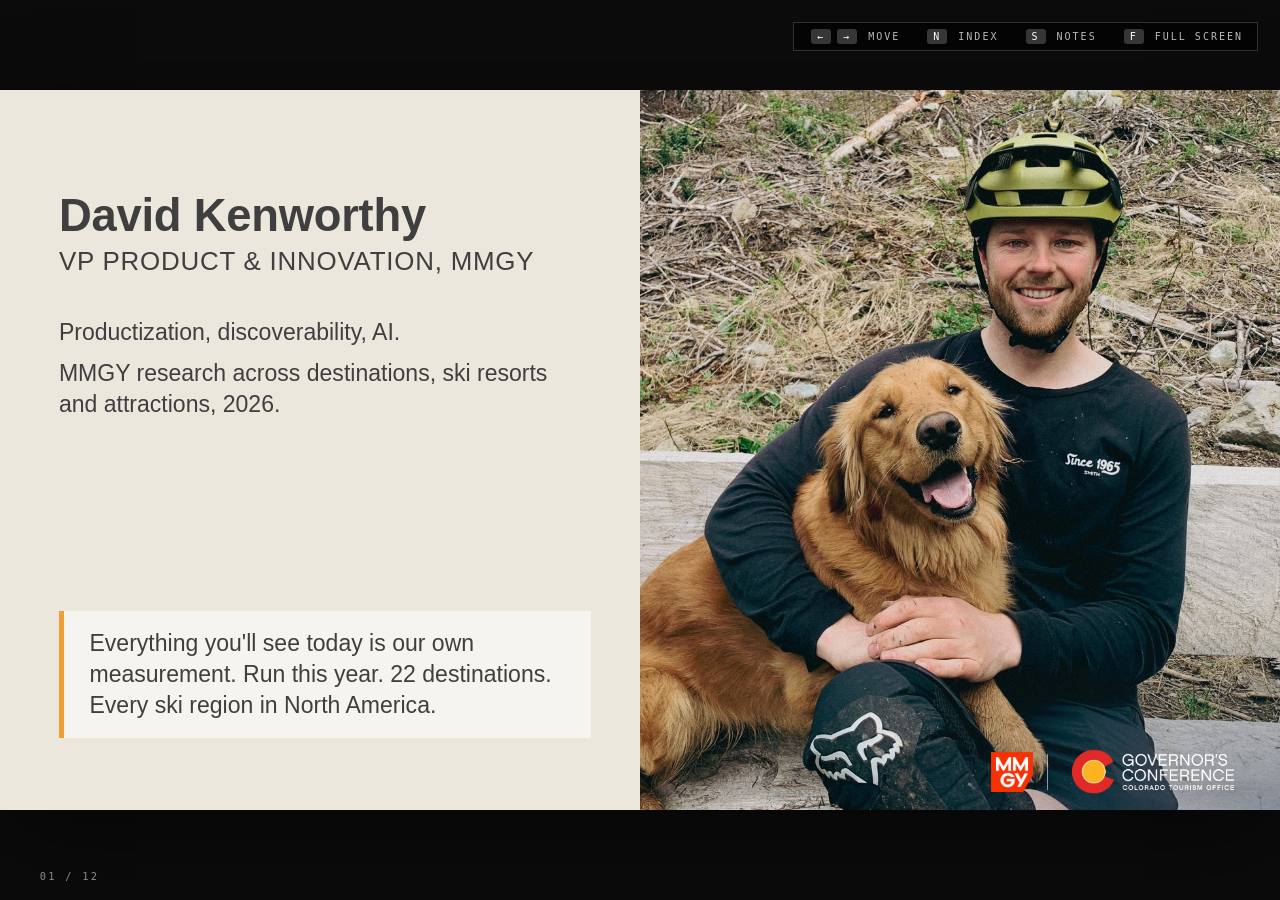
<file: deck/archive.html>
<!DOCTYPE html>
<html lang="en">
<head>
<meta charset="UTF-8" />
<meta name="viewport" content="width=device-width, initial-scale=1" />
<meta name="robots" content="noindex, nofollow, noarchive, nosnippet, noimageindex" />
<title>Archive: Marketing to Your Most Important Ambassador: AI</title>

<link rel="stylesheet" href="../engine/deck.css" />
<link rel="stylesheet" href="../engine/charts.css" />
<link rel="stylesheet" href="../brand/colorado.css" />
<link rel="stylesheet" href="../brand/components.css" />
</head>
<body>

<!-- ============================================================
     ARCHIVE
     Slides taken out of the talk but kept, working, in case they come
     back. Same engine and styles as deck/index.html, so a slide can be
     moved back by copying its <section> block into the deck.

       A1  Who's talking      (was slide 2)
       A2  One paragraph      (was slide 7)
       A3  Memory is reputation (was slide 11)
       A4  Salesperson, then investigator (was slide 16)
       A5  Winter: the ambassador knows your name
       A6  Summer: the ambassador knows the park's name
       A7  Breckenridge, specifically
       A8  The asset is the entity
       A9  In summer, the DMO is the distribution channel
       A10  Swim lanes aren't a metaphor
       A11  Briefing the ambassador
       A12  What only you can supply (was slide 23)
     ============================================================ -->

<div class="deck-shell">
  <div class="progress-bar" id="progress"></div>
  <div class="stage" id="stage">

  <!-- A1 · WHO'S TALKING ---------------------------------------- -->
  <section class="slide l-aside g-sand" data-section="Open" data-title="Who's talking">
    <div class="aside-media">
      <img src="img/dave.jpg" alt="David Kenworthy" class="fx fx--scale" />
    </div>
    <header class="simple-head">
      <h2 class="t-head fx fx-1">David Kenworthy</h2>
      <p class="t-sub fx fx-2">VP Product &amp; Innovation, MMGY</p>
    </header>
    <div class="simple-body" style="bottom:10cqh;display:flex;flex-direction:column">
      <p class="t-body fx fx-3">Productization, discoverability, AI.</p>
      <p class="t-body fx fx-4" style="margin-top:1.4cqh">MMGY research across destinations, ski resorts and attractions, 2026.</p>
      <div class="callout-box fx fx-6" style="margin-top:auto">
        <p class="t-body">Everything you'll see today is our own measurement. Run this year. 22 destinations. Every ski region in North America.</p>
      </div>
    </div>
    <div class="foot-marks fx fx--in fx-8"><img src="../brand/logos/mmgy.png" alt="MMGY" /><span class="foot-marks__rule"></span><img src="../brand/logos/govconf-h-white.png" alt="Colorado Governor's Conference" /></div>
    <aside class="notes">
      <p>One minute, no more.</p>
      <p>David Kenworthy, VP Product and Innovation at MMGY. I run productization, discoverability and AI, which in practice means I spend my year measuring what the models say about places and building the things that change it.</p>
      <p>One line on the research: this year we ran the same measurement across 22 destinations, every ski region in North America, and a set of resorts and attractions. Today pulls those studies together for one room.</p>
      <p>Expectation-setting line: everything on screen today is our own measurement, run this year, across 22 destinations and every ski region in North America. The only borrowed numbers are on the next slide.</p>
    </aside>
  </section>

  <!-- A2 · ONE PARAGRAPH (optional) ----------------------------- -->
  <section class="slide l-simple g-parchment" data-section="The ambassador you didn't hire" data-title="One paragraph. For one person.">
    <header class="simple-head">
      <h2 class="t-head fx fx-1">One paragraph. For one person.</h2>
    </header>
    <div class="simple-body body-split body-split-60 body-split-mid" style="right:4.6cqw">
      <div>
        <p class="t-stat t-stat-lg fx fx-2" data-countup>474 to 742</p>
        <p class="t-stat-cap fx fx-3" style="font-size:2.6cqh;max-width:44cqw">words in a typical AI answer. One paragraph per destination.</p>
      </div>
      <div class="fx fx-4">
        <div class="para-box"><i></i><i></i><i></i><i></i><i></i><i></i></div>
        <p class="para-cap">your paragraph</p>
      </div>
    </div>
    <div class="foot-marks fx fx--in fx-6"><img src="../brand/logos/mmgy.png" alt="MMGY" /><span class="foot-marks__rule"></span><img src="../brand/logos/govconf-h.png" alt="Colorado Governor's Conference" /></div>
    <aside class="notes">
      <p>Optional slide. Cut if the opening runs long.</p>
      <p>AI answers run 474 to 742 words depending on the model (Grok shortest at 225, Gemini longest at 742). One paragraph per destination, assembled for the individual asking.</p>
      <p>Say: if your paragraph only says one thing, that's the trip that gets planned. A destination the models file under "skiing" gets a ski paragraph, and a ski paragraph doesn't plan a July trip.</p>
    </aside>
  </section>

  <!-- A3 · MEMORY IS REPUTATION --------------------------------- -->
  <section class="slide l-simple g-parchment" data-section="Part 1: how it decides" data-title="Memory is reputation" data-steps>
    <header class="simple-head">
      <h2 class="t-head fx fx-1">Memory is reputation</h2>
      <p class="t-sub fx fx-2">mean destination visibility by model, % of answers</p>
    </header>
    <div class="simple-body body-split body-split-60" style="right:4.6cqw">
      <figure class="chart fx fx-3" data-chart="bar">
        <script type="application/json">
        {"categories":["Google AI Mode","ChatGPT","Gemini","Perplexity","Claude (no search)","Grok (no search)"],
         "series":[{"data":[50.0,41.6,40.6,39.9,30.9,30.8]}],
         "tones":[4,4,4,4,0,0],"labelWidth":400,"labelSize":20,"suffix":"%","decimals":1,
         "icons":["../brand/logos/llm/ai-mode.svg","../brand/logos/llm/chatgpt.svg","../brand/logos/llm/gemini.svg",
                  "../brand/logos/llm/perplexity.svg","../brand/logos/llm/claude.svg","../brand/logos/llm/grok.svg"]}
        </script>
      </figure>
      <div data-step>
        <p class="t-sub" style="font-size:2.2cqh">Knowledge cutoffs, verified Aug 2026</p>
        <table class="qtable qtable-tight" style="margin-top:1.6cqh">
          <tbody>
            <tr><td><img class="llm-icon" src="../brand/logos/llm/chatgpt.svg" alt="" />GPT-5.6</td><td class="num" style="font-size:2.1cqh">16 Feb 2026</td></tr>
            <tr><td><img class="llm-icon" src="../brand/logos/llm/chatgpt.svg" alt="" />GPT-5.5</td><td class="num" style="font-size:2.1cqh">1 Dec 2025</td></tr>
            <tr><td><img class="llm-icon" src="../brand/logos/llm/claude.svg" alt="" />Claude Sonnet 5</td><td class="num" style="font-size:2.1cqh">31 Jan 2026</td></tr>
            <tr><td><img class="llm-icon" src="../brand/logos/llm/claude.svg" alt="" />Claude Fable 5</td><td class="num" style="font-size:2.1cqh">Jan 2026</td></tr>
          </tbody>
        </table>
      </div>
    </div>
    <p class="t-source fx fx-7">MMGY destination study, 2026.</p>
    <div class="foot-marks fx fx--in fx-8"><img src="../brand/logos/mmgy.png" alt="MMGY" /><span class="foot-marks__rule"></span><img src="../brand/logos/govconf-h.png" alt="Colorado Governor's Conference" /></div>
    <aside class="notes">
      <p>Left: the models that mostly don't search (Claude, Grok) score in line with the ones that do. Their picture of a destination is set, influential, and this quarter's content does not move it.</p>
      <p>Right: knowledge cutoffs. RE-VERIFY THE WEEK OF THE SHOW. This table dates faster than anything else in the deck.</p>
      <p>Say: the window to change what the model believes about you is between cutoffs. That's a PR and earned-media job. That's what reputation means in 2026: it's what got baked in at training time.</p>
    </aside>
  </section>

  <!-- A4 · SALESPERSON, THEN INVESTIGATOR ---------------------- -->
  <section class="slide l-aside g-sand" data-section="Part 1: how it decides" data-title="Salesperson, then investigator" data-steps>
    <div class="aside-media"><img src="img/aside/horseback.jpg" alt="" class="fx fx--scale" /></div>
    <header class="simple-head">
      <h2 class="t-head fx fx-1" style="font-size:5.4cqh">Salesperson, then investigator</h2>
    </header>
    <div class="simple-body body-mid">
      <div class="stack fx-auto" style="gap:2.2cqh">
        <div class="cmp-card cmp-card--muted fx">
          <p class="cmp-card__h">Salesperson</p>
          <p class="cmp-card__k">category questions</p>
          <ul class="cmp-card__l">
            <li>Sells you a shortlist</li>
            <li>Hunts "best of" lists, 9 in 10 questions</li>
            <li>Leans on awards and proof</li>
            <li>97% positive. Can't criticise.</li>
          </ul>
        </div>
        <div class="cmp-card" data-step>
          <p class="cmp-card__h">Investigator</p>
          <p class="cmp-card__k">named questions</p>
          <ul class="cmp-card__l">
            <li>Checks the specifics</li>
            <li>Goes to official and primary sources</li>
            <li>Cost, conditions, logistics, problems</li>
            <li>80% positive. Will surface negatives.</li>
          </ul>
        </div>
      </div>
    </div>
    <p class="t-source fx fx-6" style="right:54cqw">MMGY destination study, 2026.</p>
    <div class="foot-marks fx fx--in fx-7"><img src="../brand/logos/mmgy.png" alt="MMGY" /><span class="foot-marks__rule"></span><img src="../brand/logos/govconf-h-white.png" alt="Colorado Governor&#39;s Conference" /></div>
    <aside class="notes">
      <p>Same model, two characters. Category mode is a salesperson: sells you a shortlist, hunts best-of lists on nine of ten questions, leans on awards and proof, 97% positive, almost incapable of criticism. Named mode is an investigator: checks the specifics, goes to official and primary sources, wants cost, conditions, logistics, problems. 80% positive, will surface negatives.</p>
      <p>Say: the negatives in named mode are always the same. Cost, crowds, traffic, noise, recovery. Never the product. Every one of them is answerable with a page nobody has written. Most DMO sites are written entirely for the salesperson.</p>
    </aside>
  </section>

  <!-- A5 · WINTER ----------------------------------------------- -->
  <section class="slide l-simple g-sand" data-section="Colorado" data-title="Winter: the ambassador knows your name">
    <header class="simple-head">
      <h2 class="t-head fx fx-1">Winter: the ambassador knows your name</h2>
    </header>
    <div class="simple-body body-split body-split-40" style="right:4.6cqw">
      <div class="fx fx-2">
        <p class="t-stat t-stat-xl" data-countup>98%</p>
        <p class="t-stat-cap" style="font-size:2.6cqh;max-width:30cqw">of Colorado ski answers name Breckenridge</p>
      </div>
      <div class="stack" style="gap:2.8cqh;align-self:center">
        <div class="fx fx-3">
          <p class="t-stat t-stat-sm" data-countup>54%</p>
          <p class="t-stat-cap">of winter searches contain "ski"</p>
        </div>
        <div class="fx fx-4">
          <p class="t-stat t-stat-sm" data-countup>38%</p>
          <p class="t-stat-cap">of winter searches name a specific resort</p>
        </div>
        <div class="fx fx-5">
          <p class="t-stat t-stat-sm" data-countup>32%</p>
          <p class="t-stat-cap">of resort-owned winter citations are the homepage</p>
        </div>
      </div>
    </div>
    <p class="t-statement-sm fx fx-6" style="position:absolute;left:4.6cqw;right:26cqw;bottom:11cqh;font-size:3.2cqh">The activity is a given. The only question is where.</p>
    <p class="t-source fx fx-7">MMGY winter ski study, Jan 2026, 299 prompts, 5 models. Search vocabulary and page types: MMGY summer ski study, May 2026.</p>
    <div class="foot-marks fx fx--in fx-8"><img src="../brand/logos/mmgy.png" alt="MMGY" /><span class="foot-marks__rule"></span><img src="../brand/logos/govconf-h.png" alt="Colorado Governor's Conference" /></div>
    <aside class="notes">
      <p>Our winter ski study, January 2026. 299 prompts, none naming a resort, five models.</p>
      <p>Breckenridge named in 98% of Colorado ski answers. Vail named first in 60 of them. Rocky Mountain region: a resort in 88% of answers (the summer study's winter benchmark).</p>
      <p>In winter, 54% of the model's own searches contain the word "ski", and 38% name a specific property.</p>
      <p>Say: in winter the activity is a given. The only question is where. So the model searches for you by name and your homepage answers. A third of resort-owned winter citations are the homepage. The ambassador knows your name.</p>
    </aside>
  </section>

  <!-- A6 · SUMMER ----------------------------------------------- -->
  <section class="slide l-simple g-parchment" data-section="Colorado" data-title="Summer: the ambassador knows the park's name">
    <header class="simple-head">
      <h2 class="t-head fx fx-1">Summer: the ambassador knows the park's name</h2>
      <p class="t-sub fx fx-2">share of every place the models named, Rocky Mountain region</p>
    </header>
    <div class="simple-body body-split" style="right:4.6cqw;bottom:19cqh">
      <figure class="chart fx fx-3" data-chart="column">
        <script type="application/json">
        {"categories":["Ski resorts","Public lands","Attractions","Towns"],
         "series":[{"name":"Winter","data":[40,19,7,2],"tone":4},
                   {"name":"Summer","data":[13,39,9,2],"tone":0}],
         "suffix":"%","decimals":0}
        </script>
      </figure>
      <div class="stack" style="gap:3.4cqh;align-self:center">
        <div class="fx fx-4">
          <p class="t-stat t-stat-md">88% &rarr; 48%</p>
          <p class="t-stat-cap">answers naming a ski resort, winter to summer</p>
        </div>
        <div class="fx fx-5">
          <p class="t-stat t-stat-md" data-countup>123</p>
          <p class="t-stat-cap">mentions. Rocky Mountain National Park, the most-named place in the whole study.</p>
        </div>
      </div>
    </div>
    <p class="t-statement-sm fx fx-6" style="position:absolute;left:4.6cqw;right:26cqw;bottom:11cqh;font-size:3.2cqh">The resorts didn't move. The room got crowded.</p>
    <p class="t-source fx fx-7">MMGY summer ski study, May 2026. 345 prompts, 5 models, 75 answers per region per season.</p>
    <div class="foot-marks fx fx--in fx-8"><img src="../brand/logos/mmgy.png" alt="MMGY" /><span class="foot-marks__rule"></span><img src="../brand/logos/govconf-h.png" alt="Colorado Governor's Conference" /></div>
    <aside class="notes">
      <p>Our summer ski study, May 2026. 345 prompts, five models, eight regions, winter benchmarks for each.</p>
      <p>Rocky Mountain region: a resort in 88% of winter answers, 48% of summer answers. Chart: ski resorts fall from 40% of every place the models named to 13%. Public lands rise from 19% to 39%. Rocky Mountain National Park is the single most-named place in the entire study, 123 mentions.</p>
      <p>Say: the resorts didn't move. The room got crowded. And in summer no single activity word reaches 9% of searches (hiking 14%, biking 11%, festival 10%). The model isn't looking for you. It's looking for the thing you do.</p>
    </aside>
  </section>

  <!-- A7 · BRECKENRIDGE, SPECIFICALLY --------------------------- -->
  <section class="slide l-simple g-sand" data-section="Colorado" data-title="Breckenridge, specifically">
    <header class="simple-head">
      <h2 class="t-head fx fx-1">Breckenridge, specifically</h2>
      <p class="t-sub fx fx-2">pull-through: of summer answers naming the destination, share also naming the resort</p>
    </header>
    <div class="simple-body body-split body-split-40" style="right:4.6cqw">
      <div class="stack" style="gap:3.4cqh;align-self:center">
        <div class="fx fx-3">
          <p class="t-stat t-stat-lg" data-countup>57</p>
          <p class="t-stat-cap">summer answers named Breckenridge the town</p>
        </div>
        <div class="fx fx-4">
          <p class="t-stat t-stat-lg" data-countup>4</p>
          <p class="t-stat-cap">named the resort alongside it</p>
        </div>
      </div>
      <figure class="chart fx fx-5" data-chart="bar">
        <script type="application/json">
        {"categories":["Mammoth Lakes","Jackson Hole","Whistler","Park City","Aspen / Snowmass","Vail","Breckenridge","Telluride","Crested Butte","Steamboat Springs"],
         "series":[{"data":[45,32,32,23,16,13,7,5,0,0]}],
         "highlight":6,"labelWidth":390,"suffix":"%","decimals":0}
        </script>
      </figure>
    </div>
    <p class="t-source fx fx-7">MMGY summer ski study, May 2026. Pull-through figures directional; ordering stable.</p>
    <div class="foot-marks fx fx--in fx-8"><img src="../brand/logos/mmgy.png" alt="MMGY" /><span class="foot-marks__rule"></span><img src="../brand/logos/govconf-h.png" alt="Colorado Governor's Conference" /></div>
    <aside class="notes">
      <p>ROOM CONTEXT: Colorado Governor's Tourism Conference, invited by Colorado Tourism Office. Destinations, resorts and local businesses in the audience. These three slides combine our destination study and our two ski studies into one picture for this room.</p>
      <p>The Breckenridge moment. Summer answers named Breckenridge the town 57 times. They named Breckenridge Ski Resort alongside it four times. Pull-through 7%.</p>
      <p>Chart: pull-through by destination. Mammoth Lakes 45% (Mammoth has a bike park the model can name). Jackson Hole 32%. Whistler 32%. Park City 23%. Aspen and Snowmass 16%. Vail 13%. Breckenridge 7%. Telluride 5%. Crested Butte 0%. Steamboat Springs 0%.</p>
      <p>Say: it's a rate. You can move it and measure it again. Winter to summer, Breckenridge went from a resort the model reaches for by name to a town the model mentions on the way to the park. Caveat if asked: pull-through uses a broader resort classifier than the headline figures, directional, ordering stable.</p>
    </aside>
  </section>

  <!-- A8 · THE ASSET IS THE ENTITY ------------------------------ -->
  <section class="slide l-simple g-parchment" data-section="Colorado" data-title="The asset is the entity">
    <header class="simple-head">
      <h2 class="t-head fx fx-1">The asset is the entity</h2>
      <p class="t-sub fx fx-2">when the asset is named, how often the resort is named too</p>
    </header>
    <div class="simple-body body-split" style="right:4.6cqw">
      <figure class="chart fx fx-3" data-chart="bar">
        <script type="application/json">
        {"categories":["Peak 2 Peak Gondola (Whistler)","Anakeesta (Gatlinburg)","Epic Discovery (Vail)","Trestle Bike Park (Winter Park)","Whistler Mountain Bike Park","Keystone Bike Park","Banff Gondola"],
         "series":[{"data":[55,55,46,25,16,7,5]}],
         "tones":[0,0,0,4,4,4,4],"labelWidth":500,"suffix":"%","decimals":0}
        </script>
      </figure>
      <div class="stack" style="gap:2.6cqh;align-self:center">
        <p class="t-statement-sm fx fx-4" style="font-size:3.2cqh">A unique, named thing gets discovered.</p>
        <hr class="rule-thin fx fx-5" />
        <p class="t-statement-sm fx fx-5" style="font-size:3.2cqh;color:var(--ink-mute)">Generic summer operations do not.</p>
        <hr class="rule-thin fx fx-6" />
        <p class="t-statement-sm fx fx-6" style="font-size:3.2cqh;color:var(--gold-deep)">Put your name inside the asset.</p>
      </div>
    </div>
    <p class="t-source fx fx-8">MMGY summer ski study, May 2026. Asset analysis, directional.</p>
    <div class="foot-marks fx fx--in fx-9"><img src="../brand/logos/mmgy.png" alt="MMGY" /><span class="foot-marks__rule"></span><img src="../brand/logos/govconf-h.png" alt="Colorado Governor's Conference" /></div>
    <aside class="notes">
      <p>Branded summer assets and how often the resort comes with them. Peak 2 Peak Gondola carries Whistler 55%. Anakeesta 55%. Epic Discovery carries Vail 46%. Trestle Bike Park carries Winter Park 25%. Keystone Bike Park 7%. Banff Gondola 5%.</p>
      <p>Anakeesta is the lesson: chondola, canopy walks, a coaster, a tower, every one a named thing on pages that describe it exactly that way. 22 summer mentions, 5 winter.</p>
      <p>Say: a unique, named summer attraction gets discovered. Generic summer operations do not. Killington Bike Park carries Killington. Trestle does not carry Winter Park. A name with the mountain in it builds both. Put your name inside the asset.</p>
    </aside>
  </section>

  <!-- A9 · IN SUMMER, THE DMO IS THE DISTRIBUTION CHANNEL ------- -->
  <section class="slide l-aside l-aside-left g-sand" data-section="Colorado" data-title="In summer, the DMO is the distribution channel" data-hud="light">
    <div class="aside-media"><img src="img/aside/aspen-trail.jpg" alt="" class="fx fx--scale" /></div>
    <header class="simple-head">
      <h2 class="t-head fx fx-1" style="font-size:5.4cqh">In summer, the DMO is the distribution channel</h2>
    </header>
    <div class="simple-body">
      <div class="fx fx-2">
        <p class="t-stat t-stat-md">11.4% &rarr; 3.0%</p>
        <p class="t-stat-cap">ski media share of citations, winter to summer. OnTheSnow 76 to 28. SkiResort.info 49 to 0.</p>
      </div>
      <div class="card card-top fx fx-3" style="margin-top:3cqh">
        <p class="card__title" style="font-family:var(--f-body);font-weight:700;text-transform:none;font-size:3cqh">colorado.com</p>
        <p class="card__body">The most-cited DMO site in the entire summer study. #10 domain overall, behind nps.gov, TripAdvisor and Wikipedia.</p>
      </div>
      <p class="t-body fx fx-4" style="font-size:2.3cqh;margin-top:2.4cqh;color:var(--ink-soft)">A 2014 blog post about Colorado family summer activities is still being cited in 2026.</p>
    </div>
    <p class="t-source fx fx-6" style="left:54.6cqw;right:4.6cqw">MMGY summer ski study, May 2026. 9,900 site references across 3,109 domains.</p>
    <div class="foot-marks fx fx--in fx-7"><img src="../brand/logos/mmgy.png" alt="MMGY" /><span class="foot-marks__rule"></span><img src="../brand/logos/govconf-h.png" alt="Colorado Governor's Conference" /></div>
    <aside class="notes">
      <p>Left: ski media share of citations, 11.4% in winter, 3.0% in summer. OnTheSnow 76 to 28. SkiResort.info 49 to 0. PeakRankings 30 to 3.</p>
      <p>Right: colorado.com was the most-cited DMO site in the entire summer study, the #10 domain overall behind nps.gov, TripAdvisor and Wikipedia. 44 summer answers. And the 11th most-cited page in the whole study was a family blog's Colorado summer picks. A 2014 article about Colorado mountain activities for families is still being cited in 2026, because nobody published a better one.</p>
      <p>Say: in summer the models build from regional guides, family writers and the DMO. That's the room you're sitting in. In summer, the DMO is the resort's distribution channel.</p>
    </aside>
  </section>

  <!-- A10 · SWIM LANES ------------------------------------------- -->
  <section class="slide l-simple g-sand" data-section="Part 2: how we measure" data-title="Swim lanes aren't a metaphor">
    <header class="simple-head">
      <h2 class="t-head fx fx-1">Swim lanes aren't a metaphor</h2>
      <p class="t-sub fx fx-2">strongest and weakest lane, same destination, same week</p>
    </header>
    <div class="simple-body" style="right:4.6cqw">
      <figure class="chart fx fx-3" data-chart="bar">
        <script type="application/json">
        {"categories":["Destination Vancouver","Visit Fort Myers","Visit Park City","Ski Utah"],
         "series":[{"name":"Strongest lane","data":[98,90,100,90],"tone":0},
                   {"name":"Weakest lane","data":[8,1,6,18],"tone":4}],
         "barLabels":[["Canada Travel","Shelling & Beaches","Trip Logistics","North America Ski"],
                      ["Business","Outdoor Adventure","Luxury & Dining","International Ski"]],
         "labelWidth":330,"labelSize":19,"suffix":"%","decimals":0}
        </script>
      </figure>
    </div>
    <p class="t-source fx fx-6">MMGY destination study, 2026.</p>
    <div class="foot-marks fx fx--in fx-7"><img src="../brand/logos/mmgy.png" alt="MMGY" /><span class="foot-marks__rule"></span><img src="../brand/logos/govconf-h.png" alt="Colorado Governor's Conference" /></div>
    <aside class="notes">
      <p>Same destination, same models, same week. Roughly a 60-point spread between a destination's strongest and weakest lane.</p>
      <p>Vancouver: Canada Travel 98%, Business 8%. Fort Myers: Shelling and Beaches 90%, Outdoor Adventure 1%. Park City: Trip Logistics 100%, Luxury and Dining 6%. Ski Utah: North America Ski 90%, International Ski 18%. Mean best lane 71.5%, mean worst 11.8%. Median deepest rank a DMO held: #37. Deepest observed: #436.</p>
      <p>Say: destinations win where they're definitional and lose the broad aspirational categories where they're one of hundreds. Choosing your lanes is a measurable decision with a 60-point delta attached.</p>
      <p>DECISION: Colorado Tourism's own split is in the data, 91% ski and winter, 47% food, drink and urban. Only goes on screen if CTO is comfortable.</p>
    </aside>
  </section>

  <!-- A11 · DIVIDER: BRIEFING THE AMBASSADOR --------------------- -->
  <section class="slide l-sep" data-section="Part 3: how we win" data-title="Briefing the ambassador" data-hud="light">
    <div class="media-full"><img src="img/sep/reservoir-dusk.jpg" alt="" class="fx fx--bleed" /></div>
    <h2 class="sep-tab fx fx--wipe"><span class="sep-kicker">Briefing the ambassador</span>Trust.<br />Taste.<br />Ownability.</h2>
    <div class="foot-marks fx fx--in fx-5"><img src="../brand/logos/mmgy.png" alt="MMGY" /><span class="foot-marks__rule"></span><img src="../brand/logos/govconf-h-white.png" alt="Colorado Governor's Conference" /></div>
    <aside class="notes">
      <p>"Three things. If you remember nothing else from the last twenty minutes, remember these."</p>
    </aside>
  </section>

  <!-- A12 · WHAT ONLY YOU CAN SUPPLY --------------------------- -->
  <section class="slide l-simple g-parchment" data-section="Part 3: how we win" data-title="What only you can supply">
    <header class="simple-head">
      <h2 class="t-head fx fx-1">What only you can supply</h2>
    </header>
    <div class="simple-body body-split body-split-60" style="right:4.6cqw">
      <ul class="t-bullets fx-auto" style="gap:1.5cqh">
        <li class="fx">Access and logistics</li>
        <li class="fx">Honest cost and seasonality</li>
        <li class="fx">Live status: openings, closures, conditions</li>
        <li class="fx">Facilities data</li>
        <li class="fx">Neighbourhood and itinerary knowledge</li>
        <li class="fx">A local's point of view</li>
      </ul>
      <div class="fx fx-4" style="align-self:center">
        <p class="t-stat t-stat-md">11 of 23</p>
        <p class="t-stat-cap" style="font-size:2.2cqh">DMOs where accessibility is the #1 factor the models cite. Including Colorado Tourism, Visit Denver and Snowmass.</p>
      </div>
    </div>
    <p class="t-statement-sm fx fx-8" style="position:absolute;left:4.6cqw;right:26cqw;bottom:10.5cqh;font-size:3.2cqh">The model can only weigh what it can find stated.</p>
    <p class="t-source fx fx-9">MMGY destination study, 2026.</p>
    <div class="foot-marks fx fx--in fx-10"><img src="../brand/logos/mmgy.png" alt="MMGY" /><span class="foot-marks__rule"></span><img src="../brand/logos/govconf-h.png" alt="Colorado Governor's Conference" /></div>
    <aside class="notes">
      <p>The facts no OTA, blogger or rival can supply. Access and logistics. Honest cost and seasonality. Live status. Facilities data. Neighbourhood and itinerary knowledge. A local's perspective.</p>
      <p>Accessibility was the #1 recommendation factor for 11 of 23 DMOs in the study, and specifically for Colorado Tourism, Visit Denver and Snowmass.</p>
      <p>Say: the model can only weigh what it can find stated somewhere. Nobody else can publish your drive times, your shoulder-season honesty, your trail status. Stop trying to be the loudest voice about your destination. Be the only source for the things only you know.</p>
    </aside>
  </section>

  </div><!-- /stage -->

  <div class="hud">
    <div class="hud-right"><span id="hud-slide">01 / 11</span></div>
  </div>
</div>

<div class="help" id="help">
  <kbd>&larr;</kbd><kbd>&rarr;</kbd> move &nbsp; <kbd>N</kbd> index &nbsp; <kbd>S</kbd> notes &nbsp; <kbd>F</kbd> full screen
</div>

<script src="../engine/charts.js"></script>
<script src="../engine/deck.js"></script>
<script src="../engine/interactive.js"></script>
</body>
</html>
</file>
<file: brand/colorado.css>
/* ============================================================
   BRAND — Colorado Governor's Conference on Tourism
   brandId: cogovconf

   Every value here is lifted from the supplied PowerPoint
   template (2026_GovernorsConference_Deck Template.pptx), read
   out of the slide and layout XML rather than guessed:

     #3F3F3F  ink        305 uses — the template's body/heading grey
     #EE9F36  gold        49 uses — the Colorado "C" sun
     #EBE7DD  sand        23 uses — the title-panel and content fill
     #F5F4EE  parchment    3 uses — the lighter tint of the same
     #DC2927  red          6 uses — the Colorado "C"
     #24436F  navy         3 uses — from the 150/250 badge
     #32719E  mountain     3 uses
     #63A0C4  sky          1 use
     #005D8A  lake         1 use

   The template supplies nine colours and no scale. Presenting
   data needs a scale, so the ramps below are interpolated from
   those anchors — every step is a tint or shade of a colour that
   is already in the deck, never a new hue. That is the whole
   rule: if a value here is not in the list above, it is derived
   from something that is.

   Contains NO layout. The engine reads only --brand-* tokens;
   everything after that block is a convenience alias for the
   component and deck stylesheets.
   ============================================================ */

@import url("fonts/fonts.css");

:root {

  /* ---------- engine tokens (the contract with engine/deck.css) ---------- */
  --brand-primary:        #C77E1C;   /* gold, darkened to hold contrast as type on sand */
  --brand-primary-bright: #EE9F36;   /* the template gold, for bars, rules and pips */
  --brand-primary-deep:   #8A5510;   /* stat numerals, emphasis on light grounds */
  --brand-ink:            #3F3F3F;
  --brand-ink-soft:       #5C5C5C;
  --brand-paper:          #FFFFFF;
  --brand-bone:           #EBE7DD;

  --brand-f-display:   'Bebas Neue', 'Oswald', Impact, sans-serif;
  --brand-f-condensed: 'Bebas Neue', 'Oswald', sans-serif;
  --brand-f-body:      'Helvetica Neue', Helvetica, 'Inter', system-ui, -apple-system, sans-serif;
  --brand-f-slab:      'Roboto Slab', Georgia, serif;
  --brand-f-mono:      ui-monospace, 'SF Mono', Menlo, Consolas, monospace;

  /* ---------- core palette ---------- */
  --ink:          #3F3F3F;
  --ink-soft:     #5C5C5C;
  --ink-mute:     #8A8A8A;   /* captions, sources, axis labels */
  --ink-faint:    #B8B4AC;   /* hairline text on sand */
  --paper:        #FFFFFF;
  --sand:         #EBE7DD;
  --parchment:    #F5F4EE;
  --sand-deep:    #DCD6C6;   /* sand one step down, for chips and wells */

  /* ---------- Colorado flag ---------- */
  --gold:         #EE9F36;
  --gold-bright:  #FFC061;   /* the lit face of the sun, highlights only */
  --gold-deep:    #C77E1C;   /* gold as type — passes on sand and paper */
  --gold-ink:     #8A5510;   /* deepest, for numerals on light grounds */
  --red:          #DC2927;
  --red-deep:     #A81D1B;

  /* ---------- mountain & sky (from the 150/250 badge) ---------- */
  --navy:         #24436F;   /* section dividers, dark grounds */
  --navy-deep:    #16294380; /* unused as colour: see --navy-ink */
  --navy-ink:     #162943;   /* deepest ground, letterbox and cover */
  --mountain:     #32719E;
  --lake:         #005D8A;
  --sky:          #63A0C4;
  --sky-pale:     #A9C9DE;
  --snow:         #E8F0F6;   /* dim type on navy */

  /* ---------- hairlines ---------- */
  --hairline:        rgba(63, 63, 63, 0.14);
  --hairline-strong: rgba(63, 63, 63, 0.32);
  --hairline-gold:   rgba(238, 159, 54, 0.42);
  --hairline-dark:   rgba(255, 255, 255, 0.18);

  /* ---------- data ramp ----------
     Five slots, in the order a chart consumes them. Slot 1 is the
     hero: put the number the room should remember there. Slots 4
     and 5 are currentColor, which is what lets one chart sit on
     paper, sand, navy or gold with no per-slide override.

     Six series means the slide is doing too much — split it. */
  --ch-1: var(--gold);
  --ch-2: var(--mountain);
  --ch-3: var(--red);
  --ch-4: currentColor;
  --ch-5: color-mix(in srgb, currentColor 38%, transparent);

  /* Sequential ramp, gold → navy, for choropleths and heat scales. */
  --seq-1: #FBE3BE;
  --seq-2: #F3C078;
  --seq-3: #E39A3F;
  --seq-4: #A9773C;
  --seq-5: #5D6A6E;
  --seq-6: #24436F;

  /* Semantic. Used sparingly and never as decoration. */
  --pos: #4E7A3E;   /* growth, "yes" — a green that sits in the badge's forest */
  --neg: var(--red);
  --flat: var(--ink-mute);

  /* ---------- aliases the engine expects ---------- */
  --f-display: var(--brand-f-display);
  --f-body:    var(--brand-f-body);
  --f-slab:    var(--brand-f-slab);
  --f-mono:    var(--brand-f-mono);

  /* ---------- geometry ----------
     Sized in cqh/cqw so everything scales with the stage. The
     margin is the template's: its content boxes start 6.7% in. */
  --margin:     6.7cqw;
  --margin-top: 8cqh;
  --gap:        2.4cqw;
  --radius:     0;          /* the template is hard-edged; keep it that way */
}

/* ============================================================
   GROUNDS
   A slide picks one. Each sets --ground so components can react
   to what they are sitting on without knowing the class name.
   ============================================================ */
.slide              { background: var(--paper);    color: var(--ink); --ground: light; }
.slide.g-sand       { background: var(--sand);     color: var(--ink); --ground: light; }
.slide.g-parchment  { background: var(--parchment);color: var(--ink); --ground: light; }
.slide.g-navy       { background: var(--navy-ink); color: var(--snow); --ground: dark; }
.slide.g-mountain   { background: var(--mountain); color: #fff;        --ground: dark; }
.slide.g-gold       { background: var(--gold);     color: var(--navy-ink); --ground: light; }
.slide.g-red        { background: var(--red);      color: #fff;        --ground: dark; }
.slide.g-ink        { background: var(--ink);      color: var(--parchment); --ground: dark; }

/* On dark grounds the muted greys invert, so one component works on both. */
.slide.g-navy, .slide.g-mountain, .slide.g-red, .slide.g-ink {
  --ink:        currentColor;
  --ink-soft:   color-mix(in srgb, currentColor 82%, transparent);
  --ink-mute:   color-mix(in srgb, currentColor 62%, transparent);
  --ink-faint:  color-mix(in srgb, currentColor 40%, transparent);
  --hairline:        rgba(255,255,255,0.18);
  --hairline-strong: rgba(255,255,255,0.38);
  --gold-deep:  var(--gold);
  --gold-ink:   var(--gold-bright);
}

/* Gold is a light ground, but a loud one: its hairlines need to be
   the navy ink rather than the default grey. */
.slide.g-gold {
  --ink:        var(--navy-ink);
  --ink-soft:   color-mix(in srgb, var(--navy-ink) 82%, transparent);
  --ink-mute:   color-mix(in srgb, var(--navy-ink) 58%, transparent);
  /* --ink-faint is what .source uses. Left at its default pale grey it
     is invisible on gold, which loses the attribution line entirely. */
  --ink-faint:  color-mix(in srgb, var(--navy-ink) 42%, transparent);
  --hairline:        color-mix(in srgb, var(--navy-ink) 22%, transparent);
  --hairline-strong: color-mix(in srgb, var(--navy-ink) 46%, transparent);
  --gold-deep:  var(--navy-ink);
  --gold-ink:   var(--navy-ink);
  --ch-1: var(--navy-ink); --ch-2: var(--red); --ch-3: var(--mountain);
}

/* ============================================================
   LOGO MARKS
   Three ship with the template: the Governor's Conference lockup,
   the Colorado Tourism Office wordmark, and the CO150/250 badge.
   All are dark-on-transparent, so on dark grounds they are
   knocked out rather than swapped for a second file.
   ============================================================ */
.mark img { display: block; width: auto; }
.mark.xl img { height: 22cqh; }
.mark.lg img { height: 13cqh; }
.mark.md img { height: 7cqh; }
.mark.sm img { height: 4.6cqh; }
.mark.xs img { height: 3.2cqh; }

/* The lockups are grey type on transparent, so on anything dark they need
   knocking out to white. `.knock` is an explicit author decision and applies
   wherever it is written — including over photography, which has no ground
   class to key off. Scoping it to .g-navy and friends meant a logo on a
   washed photo silently printed in colour on a bright sky. */
.mark.knock img { filter: brightness(0) invert(1); }
</file>
<file: engine/deck.css>
/* ============================================================
   DECK ENGINE — presentation chrome
   Brand-agnostic. Contains NO brand values: every colour and
   typeface resolves from a --brand-* property supplied by
   brand/colorado.css. The fallbacks are neutral greys so a
   missing brand file degrades to readable, not invisible.

   Lineage: the stage, HUD, navigator, notes and print rules come
   from the selling-summer engine (deck.v2); the build-step and
   motion vocabulary comes from the mmgy system. Both are here
   because they solve different halves of the same problem —
   one gets you through the deck, the other through a slide.
   ============================================================ */

:root {
  /* ---- brand tokens (overridden in brand/colorado.css) ---- */
  --brand-primary:        #666;
  --brand-primary-bright: #888;
  --brand-primary-deep:   #333;
  --brand-ink:            #0A0A0A;
  --brand-paper:          #FFFFFF;
  --brand-bone:           #F2F2F2;

  --brand-f-display: Impact, sans-serif;
  --brand-f-body:    system-ui, -apple-system, sans-serif;
  --brand-f-mono:    ui-monospace, monospace;

  /* ---- engine constants (structural, not brand) ---- */
  --ease-out:   cubic-bezier(.22, 1, .36, 1);
  --slide-fade: 520ms;
}

*, *::before, *::after { box-sizing: border-box; margin: 0; padding: 0; }

html, body {
  width: 100%; height: 100%;
  overflow: hidden;
  background: #0b0b0c;
  color: var(--brand-paper);
  font-family: var(--brand-f-body);
  -webkit-font-smoothing: antialiased;
  text-rendering: optimizeLegibility;
}

/* ---------- STAGE ----------
   A fixed 16:9 stage sized in CSS, not JS. container-type:size
   makes every child sizable in cqw/cqh, so type scales with the
   stage and renders deterministically to PDF — no resize
   listener, no reflow, no fit-box arithmetic to get wrong. */
.deck-shell { position: fixed; inset: 0; display: grid; place-items: center; background: #0b0b0c; }
.stage {
  position: relative;
  aspect-ratio: 16 / 9;
  width: 100vw;
  max-width: calc(100vh * 16 / 9);
  height: 100vh;
  max-height: calc(100vw * 9 / 16);
  overflow: hidden;
  background: var(--brand-paper);
  container-type: size;
  container-name: slide;
  box-shadow: 0 30px 90px rgba(0,0,0,0.45);
}

/* Slides overlay the stage and cross-fade. Selected as `.stage > .slide`
   (specificity 0,2,0) rather than `.slide` (0,1,0) on purpose: a deck's
   own `.s-cover { position: relative }` would otherwise win on source
   order, drop the slide into normal flow, and stack the deck vertically
   down the page. That failure is invisible in PDF export — print mode
   makes every slide relative anyway — so it must be prevented here. */
.stage > .slide {
  position: absolute; inset: 0;
  opacity: 0;
  pointer-events: none;
  overflow: hidden;
  /* The OUTGOING slide holds full opacity for the length of the fade and
     then snaps off underneath. It must not fade out in step with the
     incoming one: two half-opaque slides over the stage composite
     darker than either, which is the flash between slides. */
  transition: opacity 0s var(--slide-fade);
}
.stage > .slide.active {
  opacity: 1; pointer-events: auto; z-index: 2;
  transition: opacity var(--slide-fade) var(--ease-out);
}

/* ---------- HUD ----------
   Sits on the stage, not the page, so it lands inside a screen
   recording and inside the PDF crop. Neutral grey rather than
   mix-blend-mode: the Colorado palette runs light, and difference
   blending over sand produces a muddy inversion. */
/* Everything sits bottom-LEFT. The template puts the conference lockup
   bottom-right on every content slide, so a counter in that corner
   would collide with it on most of the deck. */
.hud {
  position: absolute; left: 0; right: 0; bottom: 0;
  display: flex; justify-content: flex-start; gap: 1.5cqw; align-items: center;
  padding: 1.6cqh 2.4cqw;
  font-family: var(--brand-f-mono);
  font-size: 1.15cqh;
  letter-spacing: 0.22em;
  text-transform: uppercase;
  color: var(--ink-mute, rgba(0,0,0,.5));
  pointer-events: none;
  z-index: 50;
}
.hud .hud-left, .hud .hud-right { display: flex; gap: 1.5cqw; align-items: center; }
.hud .pip {
  display: inline-block; width: 0.85cqh; height: 0.85cqh; border-radius: 50%;
  background: var(--brand-primary-bright);
}
.hud-right { pointer-events: auto; }

/* Per-slide HUD modes, from data-hud on the slide (deck.js copies it
   across). "light" for photography, where mid-grey type disappears;
   "off" for a slide that should carry nothing but itself. */
.hud { transition: color .3s, opacity .3s; }
.hud[data-mode="light"] { color: rgba(255,255,255,0.82); text-shadow: 0 1px 6px rgba(0,0,0,.35); }
.hud[data-mode="off"]   { opacity: 0; }
.hud[data-mode="off"] .hud-right { pointer-events: none; }
#hud-slide {
  cursor: pointer; padding: 0.4cqh 0.7cqw; border-radius: 2px;
  font-variant-numeric: tabular-nums;
  transition: background .18s ease;
}
#hud-slide:hover { background: var(--hairline, rgba(0,0,0,.1)); }

.progress-bar {
  position: absolute; top: 0; left: 0; height: 0.35cqh; width: 0%;
  background: var(--brand-primary-bright);
  transition: width var(--slide-fade) var(--ease-out);
  z-index: 60;
}

.help {
  position: fixed; right: 22px; top: 22px;
  font-family: var(--brand-f-mono);
  font-size: 10px;
  letter-spacing: 0.2em;
  color: rgba(255,255,255,0.72);
  text-transform: uppercase;
  background: rgba(0,0,0,0.6);
  padding: 8px 14px;
  border: 1px solid rgba(255,255,255,0.18);
  backdrop-filter: blur(8px);
  z-index: 60;
  transition: opacity .6s;
}
.help.fade { opacity: 0; }
.help kbd {
  font-family: var(--brand-f-mono);
  background: rgba(255,255,255,0.2);
  padding: 2px 6px; border-radius: 3px;
  color: #fff; margin: 0 3px;
}

/* ---------- SLIDE NAVIGATOR ----------
   Presenter chrome. Opens on N or a click on the HUD counter; the
   engine builds it from the DOM so a deck needs no extra markup.
   Lives outside .stage, so its clicks never reach the advance
   handler. */
.nav-overlay {
  position: fixed; inset: 0; z-index: 100;
  display: none; place-items: center;
  background: rgba(10, 12, 16, 0.86);
  backdrop-filter: blur(10px);
}
.nav-overlay.open { display: grid; }
.nav-inner { width: min(1180px, 92vw); max-height: 84vh; overflow: auto; padding: 4px; }
.nav-head {
  display: flex; justify-content: space-between; align-items: baseline;
  font-family: var(--brand-f-mono); font-weight: 600; font-size: 11px;
  letter-spacing: 0.24em; text-transform: uppercase;
  color: rgba(255,255,255,0.6);
  padding-bottom: 14px; margin-bottom: 18px;
  border-bottom: 1px solid rgba(255,255,255,0.22);
}
.nav-grid { display: grid; grid-template-columns: repeat(auto-fill, minmax(190px, 1fr)); gap: 10px; }
.nav-card {
  display: block; text-align: left; cursor: pointer;
  padding: 12px 14px; font: inherit; color: #fff;
  background: rgba(255,255,255,0.06);
  border: 1px solid rgba(255,255,255,0.16);
  border-left: 3px solid transparent;
  transition: background .16s ease, border-color .16s ease;
}
.nav-card:hover   { background: rgba(255,255,255,0.15); border-left-color: var(--brand-primary-bright); }
.nav-card.current { background: rgba(255,255,255,0.17); border-left-color: var(--brand-primary-bright); }
/* keyboard cursor — distinct from .current, so you can see where the
   deck is AND where Enter would take it */
.nav-card.sel {
  background: rgba(255,255,255,0.22);
  outline: 2px solid var(--brand-primary-bright); outline-offset: -2px;
}
.nav-card .nc-n {
  display: block; font-family: var(--brand-f-mono); font-weight: 700;
  font-size: 10px; letter-spacing: 0.24em;
  color: var(--brand-primary-bright); margin-bottom: 5px;
}
.nav-card .nc-t {
  display: block; font-family: var(--brand-f-display); font-weight: 400;
  font-size: 15px; line-height: 1.2; letter-spacing: 0.04em; text-transform: uppercase;
}

/* ---------- TYPE SCALE ----------
   Bebas needs POSITIVE tracking: condensed grotesques bleed into
   each other at 0 or negative.

   MINIMUM READABLE SIZE — 2.0cqh. A deck is read across a room,
   not at desk distance. Do NOT set body copy below 2.0cqh to make
   content fit: cut words, or trim padding, instead. Tracked mono
   labels may sit lower, but never under 1.15cqh. */
.d-mega { font-family: var(--brand-f-display); font-weight: 400; font-size: 15cqh; line-height: 0.90; letter-spacing: 0.012em; text-transform: uppercase; }
.d-xl   { font-family: var(--brand-f-display); font-weight: 400; font-size: 11cqh; line-height: 0.94; letter-spacing: 0.015em; text-transform: uppercase; }
.d-lg   { font-family: var(--brand-f-display); font-weight: 400; font-size: 8.2cqh; line-height: 0.98; letter-spacing: 0.018em; text-transform: uppercase; }
.d-md   { font-family: var(--brand-f-display); font-weight: 400; font-size: 6.2cqh; line-height: 1.02; letter-spacing: 0.02em;  text-transform: uppercase; }
.d-sm   { font-family: var(--brand-f-display); font-weight: 400; font-size: 4.4cqh; line-height: 1.06; letter-spacing: 0.024em; text-transform: uppercase; }

.stat-mega { font-family: var(--brand-f-display); font-weight: 400; font-size: 16cqh; line-height: 0.86; letter-spacing: 0.005em; font-variant-numeric: tabular-nums; }
.stat-big  { font-family: var(--brand-f-display); font-weight: 400; font-size: 10cqh; line-height: 0.88; letter-spacing: 0.005em; font-variant-numeric: tabular-nums; }

/* The template's signature: a tracked all-caps subhead under every
   headline. It is the one piece of type the deck must not lose. */
.eyebrow {
  font-family: var(--brand-f-slab); font-weight: 500;
  font-size: 1.65cqh; letter-spacing: 0.26em; text-transform: uppercase;
  color: var(--gold-deep, currentColor);
}
.eyebrow-mono { font-family: var(--brand-f-mono); font-weight: 600; font-size: 1.35cqh; letter-spacing: 0.28em; text-transform: uppercase; }

.body-xl   { font-family: var(--brand-f-body); font-weight: 400; font-size: 3.1cqh;  line-height: 1.42; }
.body-lead { font-family: var(--brand-f-body); font-weight: 400; font-size: 2.6cqh;  line-height: 1.46; }
.body-med  { font-family: var(--brand-f-body); font-weight: 400; font-size: 2.3cqh;  line-height: 1.46; }
.body-sm   { font-family: var(--brand-f-body); font-weight: 400; font-size: 2.05cqh; line-height: 1.48; }
.caption   { font-family: var(--brand-f-body); font-weight: 400; font-size: 1.7cqh;  line-height: 1.4; color: var(--ink-mute, #888); }

/* ---------- ARRIVE ANIMATIONS ----------
   Two systems, deliberately:

   .fx          — animates when the SLIDE arrives. Stagger with .fx-1…12.
   [data-step]  — stays hidden until the presenter CLICKS.

   Rule of both: the VISIBLE state is the base style. We animate
   *from* hidden, never *to* it, so print, reduced-motion and a
   failed script all show finished content. */

:root {
  --fx-dur: .72s;
  --fx-dur-slow: .95s;
  --fx-ease: cubic-bezier(0.2, 0.7, 0.2, 1);
  --fx-ease-draw: cubic-bezier(0.6, 0, 0.4, 1);
  --fx-shift: 40px;
}

@keyframes fx-up    { from { opacity: 0; transform: translateY(var(--fx-shift)); } to { opacity: 1; transform: none; } }
@keyframes fx-down  { from { opacity: 0; transform: translateY(calc(-1 * var(--fx-shift))); } to { opacity: 1; transform: none; } }
@keyframes fx-left  { from { opacity: 0; transform: translateX(-56px); } to { opacity: 1; transform: none; } }
@keyframes fx-right { from { opacity: 0; transform: translateX(56px); }  to { opacity: 1; transform: none; } }
@keyframes fx-in    { from { opacity: 0; } to { opacity: 1; } }
@keyframes fx-scale { from { opacity: 0; transform: scale(1.05); } to { opacity: 1; transform: none; } }
/* Wipes — content is uncovered, not faded. */
@keyframes fx-wipe    { from { clip-path: inset(0 100% 0 0); } to { clip-path: inset(0 0 0 0); } }
@keyframes fx-wipe-up { from { clip-path: inset(100% 0 0 0); } to { clip-path: inset(0 0 0 0); } }
@keyframes fx-wipe-dn { from { clip-path: inset(0 0 100% 0); } to { clip-path: inset(0 0 0 0); } }
@keyframes fx-grow-x  { from { transform: scaleX(0); } to { transform: scaleX(1); } }
@keyframes fx-grow-y  { from { transform: scaleY(0); } to { transform: scaleY(1); } }
@keyframes fx-draw    { from { stroke-dashoffset: var(--len, 1000); } to { stroke-dashoffset: 0; } }
/* Slow drift on full-bleed photography — the one ambient motion allowed. */
@keyframes fx-bleed   { from { transform: scale(1.08); } to { transform: scale(1); } }

/* `backwards`, not `both`: a finished animation with `both` squats on
   the computed value from the animation origin, which no author rule
   can then override — which would make [data-step-dim] impossible. */
.slide.active .fx { animation: fx-up var(--fx-dur) var(--fx-ease) backwards; }

.slide.active .fx--down    { animation-name: fx-down; }
.slide.active .fx--left    { animation-name: fx-left; }
.slide.active .fx--right   { animation-name: fx-right; }
.slide.active .fx--in      { animation-name: fx-in; }
.slide.active .fx--scale   { animation-name: fx-scale; }
.slide.active .fx--wipe    { animation-name: fx-wipe;    animation-duration: var(--fx-dur-slow); }
.slide.active .fx--wipe-up { animation-name: fx-wipe-up; animation-duration: var(--fx-dur-slow); }
.slide.active .fx--wipe-dn { animation-name: fx-wipe-dn; animation-duration: var(--fx-dur-slow); }
.slide.active .fx--grow-x  { animation-name: fx-grow-x; transform-origin: left center; }
.slide.active .fx--grow-y  { animation-name: fx-grow-y; transform-origin: bottom center; }
.slide.active .fx--draw    { animation-name: fx-draw; animation-duration: 1.4s; animation-timing-function: var(--fx-ease-draw); }
.slide.active .fx--bleed   { animation: fx-bleed 7s .1s ease-out backwards; }

.fx--near { --fx-shift: 18px; }
.fx--far  { --fx-shift: 88px; }

/* Stagger. 110ms apart — quick enough to read as one gesture. */
.slide.active .fx-1  { animation-delay: .08s; }
.slide.active .fx-2  { animation-delay: .19s; }
.slide.active .fx-3  { animation-delay: .30s; }
.slide.active .fx-4  { animation-delay: .41s; }
.slide.active .fx-5  { animation-delay: .52s; }
.slide.active .fx-6  { animation-delay: .63s; }
.slide.active .fx-7  { animation-delay: .74s; }
.slide.active .fx-8  { animation-delay: .85s; }
.slide.active .fx-9  { animation-delay: .96s; }
.slide.active .fx-10 { animation-delay: 1.07s; }
.slide.active .fx-11 { animation-delay: 1.18s; }
.slide.active .fx-12 { animation-delay: 1.29s; }

/* Auto-stagger: .fx-auto on a container gives every .fx child an
   index-based delay. deck.js sets --i. */
.slide.active .fx-auto > .fx { animation-delay: calc(.08s + var(--i, 0) * .085s); }

/* ---------- CLICK-THROUGH BUILDS ----------
   <section class="slide" data-steps>
     <h2>Always visible</h2>
     <div data-step>Revealed on click 1</div>
     <div data-step class="fx--left">Revealed on click 2</div>
     <div data-step="2">Also click 2 — same number groups elements</div>
     <p data-step-until="2">Retires once step 2 arrives</p>
     <li data-step-dim>Greys back as the build moves on</li>
   </section>

   Bare data-step auto-numbers in DOM order; an explicit data-step="N"
   pins the element to that beat and resets the counter, so you can
   interleave freely. deck.js normalises both on load. */

/* visibility keeps it out of the a11y tree and stops it catching
   clicks; opacity does the visual work. */
[data-steps] [data-step]:not([data-step-on]) { opacity: 0; visibility: hidden; }
/* Suppress descendant entrance animations while the step is closed so
   they replay from the top when it opens — changing animation-name away
   from `none` restarts the animation, which is the whole trick. */
[data-steps] [data-step]:not([data-step-on]) * { animation: none !important; }

/* Higher specificity than the .fx rules so a step always wins over a
   slide-entrance animation on the same element. */
.slide.active[data-steps] [data-step][data-step-on] {
  animation: fx-up var(--fx-dur) var(--fx-ease) backwards;
}
.slide.active[data-steps] [data-step][data-step-on].fx--down    { animation-name: fx-down; }
.slide.active[data-steps] [data-step][data-step-on].fx--left    { animation-name: fx-left; }
.slide.active[data-steps] [data-step][data-step-on].fx--right   { animation-name: fx-right; }
.slide.active[data-steps] [data-step][data-step-on].fx--in      { animation-name: fx-in; }
.slide.active[data-steps] [data-step][data-step-on].fx--scale   { animation-name: fx-scale; }
.slide.active[data-steps] [data-step][data-step-on].fx--wipe    { animation-name: fx-wipe;    animation-duration: var(--fx-dur-slow); }
.slide.active[data-steps] [data-step][data-step-on].fx--wipe-up { animation-name: fx-wipe-up; animation-duration: var(--fx-dur-slow); }
.slide.active[data-steps] [data-step][data-step-on].fx--wipe-dn { animation-name: fx-wipe-dn; animation-duration: var(--fx-dur-slow); }
.slide.active[data-steps] [data-step][data-step-on].fx--grow-x  { animation-name: fx-grow-x; transform-origin: left center; }
.slide.active[data-steps] [data-step][data-step-on].fx--grow-y  { animation-name: fx-grow-y; transform-origin: bottom center; }
.slide.active[data-steps] [data-step][data-step-on].fx--draw    { animation-name: fx-draw; animation-duration: 1.4s; animation-timing-function: var(--fx-ease-draw); }

/* Elements that retire as the build progresses. */
[data-steps] [data-step-until] { transition: opacity .42s var(--fx-ease); }
[data-steps] [data-step-until][data-step-spent] {
  opacity: 0; visibility: hidden;
  transition: opacity .42s var(--fx-ease), visibility .42s;
}
/* Dimming instead of hiding: the previous beat greys back so the new
   one reads as current. Use on list rows and numbered columns. */
[data-steps] [data-step-dim] { transition: opacity .42s var(--fx-ease); }
[data-steps] [data-step-dim][data-step-spent] { opacity: .26; }

/* Build progress ticks. deck.js adds the container to any slide with
   steps and fills it, so a build slide needs no markup for it. It sits
   just above the conference lockup, bottom right: small enough to
   ignore from the back of the room, findable from the lectern.
   Colours are explicit rather than currentColor so it reads on
   photography as well as on sand. */
.build-ticks {
  position: absolute; right: 2.8cqw; bottom: 9.8cqh; z-index: 5;
  display: flex; gap: 0.45cqw; align-items: center; pointer-events: none;
}
.build-ticks__tick {
  width: 1.15cqw; height: 0.42cqh; border-radius: 0.21cqh;
  background: var(--ink-mute, #8A8A8A); opacity: .45;
  transition: opacity .3s, background-color .3s;
}
.build-ticks__tick.is-on { background: var(--brand-primary-bright); opacity: 1; }

/* ---------- SPEAKER NOTES ----------
   <aside class="notes"> is authored inside each slide and never
   shown on stage. S opens an overlay for the current slide; P
   rebuilds the page as a printable notes document. */
.slide aside.notes { display: none !important; }

.notes-panel {
  position: fixed; right: 0; top: 0; bottom: 0; width: min(440px, 40vw);
  display: none; flex-direction: column;
  background: rgba(22, 25, 30, 0.95); color: #f1f1f1;
  border-left: 1px solid rgba(255,255,255,0.16);
  backdrop-filter: blur(10px); z-index: 90;
  font-family: var(--brand-f-body); font-size: 15px; line-height: 1.55;
}
.notes-panel.open { display: flex; }
.notes-head {
  display: grid; grid-template-columns: auto 1fr; gap: 6px 14px; align-items: baseline;
  padding: 18px 22px 14px; border-bottom: 1px solid rgba(255,255,255,0.16);
  font-family: var(--brand-f-mono); font-size: 11px; letter-spacing: 0.2em; text-transform: uppercase;
}
.notes-head .nh-n { color: var(--brand-primary-bright); font-weight: 700; }
.notes-head .nh-t { color: #fff; font-family: var(--brand-f-body); font-weight: 700; font-size: 13px; letter-spacing: 0.02em; text-transform: none; }
.notes-head .nh-k { grid-column: 1 / -1; color: rgba(255,255,255,0.5); }
.notes-body { padding: 18px 22px 28px; overflow: auto; }
.notes-body p { margin: 0 0 12px; }
.notes-body ul { margin: 0 0 12px 18px; }
.notes-body li { margin-bottom: 6px; }
.notes-body strong, .notes-body b { color: #fff; }
.notes-body .cue {
  display: block; font-family: var(--brand-f-mono); font-size: 11px;
  letter-spacing: 0.18em; text-transform: uppercase;
  color: var(--brand-primary-bright); margin: 14px 0 6px;
}

/* printable notes document */
body.notes-mode { overflow: auto; background: #fff; color: #3F3F3F; height: auto; }
.notes-doc { max-width: 820px; margin: 0 auto; padding: 56px 32px 96px; font-family: var(--brand-f-body); font-size: 15px; line-height: 1.6; color: #3F3F3F; }
.notes-doc h1 { font-family: var(--brand-f-display); font-weight: 400; font-size: 46px; line-height: 1; letter-spacing: 0.02em; text-transform: uppercase; margin-bottom: 6px; }
.notes-doc .nd-sub { font-family: var(--brand-f-mono); font-size: 11px; letter-spacing: 0.2em; text-transform: uppercase; color: #8A8A8A; margin-bottom: 40px; }
.nd-slide { padding: 22px 0 26px; border-top: 1px solid rgba(63,63,63,0.16); break-inside: avoid; }
.nd-meta { display: flex; gap: 16px; font-family: var(--brand-f-mono); font-size: 11px; letter-spacing: 0.2em; text-transform: uppercase; color: var(--brand-primary-deep); margin-bottom: 6px; }
.nd-slide h2 { font-family: var(--brand-f-display); font-weight: 400; font-size: 28px; line-height: 1.05; letter-spacing: 0.02em; text-transform: uppercase; margin-bottom: 12px; }
.nd-notes p { margin: 0 0 10px; }
.nd-notes ul { margin: 0 0 10px 20px; }
.nd-notes .cue { display: block; font-family: var(--brand-f-mono); font-size: 11px; letter-spacing: 0.18em; text-transform: uppercase; color: var(--brand-primary-deep); margin: 12px 0 4px; }

/* ---------- ACCESSIBILITY & OUTPUT SAFETY ----------
   Reduced motion: no travel, no wipes. Content still appears,
   instantly. Print: everything on, everything still, builds fully
   built — a PDF of a build slide shows the finished thought. */
@media (prefers-reduced-motion: reduce) {
  .slide.active .fx,
  .slide.active[data-steps] [data-step][data-step-on] {
    animation: fx-in .01s backwards !important;
  }
  .stage > .slide, .stage > .slide.active { transition: none; }
}

@media print {
  @page { size: 13.333in 7.5in; margin: 0; }

  html, body { width: auto; height: auto; overflow: visible; background: #fff; }

  /* Print backgrounds are dropped by default, and a deck is nothing but
     backgrounds: grounds, chart fills, and the washes that hold white type
     over photography. Without this the closer prints as white text on a
     bright sky. It has to reach pseudo-elements too, which is why it is
     declared on the universal selector rather than only on .slide. */
  *, *::before, *::after {
    -webkit-print-color-adjust: exact !important;
    print-color-adjust: exact !important;
  }

  .deck-shell { position: static; display: block; place-items: initial; }
  .stage {
    position: static;
    width: auto; height: auto;
    max-width: none; max-height: none;
    aspect-ratio: auto;
    container-type: normal;
    box-shadow: none;
    overflow: visible;
  }
  /* matches the 0,2,0 specificity of the screen rule above */
  .stage > .slide {
    position: relative; inset: auto;
    width: 13.333in; height: 7.5in;
    opacity: 1 !important;
    pointer-events: auto;
    transition: none;
    container-type: size;
    container-name: slide;
    overflow: hidden;
    break-after: page;
    page-break-after: always;
    -webkit-print-color-adjust: exact;
    print-color-adjust: exact;
  }
  .stage > .slide:last-child { break-after: auto; page-break-after: auto; }

  /* freeze arrivals and fully build every step */
  .fx,
  [data-steps] [data-step],
  [data-steps] [data-step-until],
  [data-steps] [data-step-dim] {
    animation: none !important;
    transition: none !important;
    opacity: 1 !important;
    visibility: visible !important;
    transform: none !important;
    clip-path: none !important;
  }
  .build-ticks { display: none !important; }

  /* 3D flip cards print their front face only. Print renderers do not
     honour backface-visibility, so a back face at rotateY(180deg)
     paints OVER the front and comes out mirrored. */
  .flip__inner { transform: none !important; animation: none !important; }
  .flip__back  { display: none !important; }

  /* presentation chrome is screen-only */
  .hud, .progress-bar, .help, .nav-overlay, .notes-panel { display: none !important; }

  body.notes-mode { background: #fff; }
  .notes-doc { padding: 0; max-width: none; }
}

/* ---------- click counter (HUD) ----------
   Next to the slide number: one ring per click on this slide, filled
   gold as each click lands. Empty on slides without a build. The old
   per-slide ticks are retired in favour of this. */
.build-ticks { display: none !important; }
.hud-steps { display: inline-flex; align-items: center; gap: 0.5em; margin-left: 1em; }
.hud-steps:empty { display: none; }
.hud-steps i {
  width: 2.1em; height: 0.34em; border-radius: 0.17em;
  background: currentColor; opacity: .45;
  transition: background-color .25s, opacity .25s;
}
.hud-steps i.is-on { background: var(--brand-primary-bright); opacity: 1; }
@media print { .hud-steps { display: none !important; } }

/* ---------- fx--pop ----------
   A playful reveal: rises, overshoots a touch and settles, with a small
   tilt that straightens out. For tiles and cards, not for type. */
@keyframes fx-pop {
  0%   { opacity: 0; transform: translateY(9cqh) rotate(-5deg) scale(.9); }
  60%  { opacity: 1; transform: translateY(-1.2cqh) rotate(1.2deg) scale(1.02); }
  100% { opacity: 1; transform: none; }
}
.slide.active .fx.fx--pop { animation-name: fx-pop; animation-duration: .8s; }
.slide.active[data-steps] [data-step][data-step-on].fx--pop {
  animation-name: fx-pop; animation-duration: .8s; animation-timing-function: cubic-bezier(.2,.8,.25,1);
}
</file>
<file: engine/charts.css>
/* ============================================================
   CHART STYLING
   Type and motion for the SVG charts. Colour lives in the data
   ramp in brand/colorado.css; nothing here names a hue.

   Font sizes come from the chart's virtual coordinate space (a
   1000-unit-wide viewBox), so they are set in charts.js as
   attributes and inherited here — a px value in this file would
   not scale with the stage.
   ============================================================ */

figure.chart {
  display: block;
  position: relative;
  margin: 0;
  width: 100%;
  /* Every chart needs a height from its slide. This is the floor so a
     figure with no height still renders instead of collapsing to zero
     and silently skipping the draw. */
  min-height: 12cqh;
  color: inherit;
}
figure.chart > script { display: none; }

.ch-svg { display: block; width: 100%; height: 100%; overflow: visible; }

/* ---------- type ---------- */
.ch-label {
  font-family: var(--brand-f-body);
  font-weight: 400;
  fill: var(--ink-mute, #8A8A8A);
  font-variant-numeric: tabular-nums;
}
.ch-cat {
  font-family: var(--brand-f-body);
  font-weight: 600;
  fill: var(--ink-soft, currentColor);
}
.ch-value {
  font-family: var(--brand-f-display);
  font-weight: 400;
  letter-spacing: 0.02em;
  fill: var(--ink, currentColor);
  font-variant-numeric: tabular-nums;
}
.ch-donut-mid {
  font-family: var(--brand-f-display);
  font-weight: 400;
  letter-spacing: 0.01em;
  fill: var(--ink, currentColor);
  font-variant-numeric: tabular-nums;
}
/* Spotlight line charts (cfg.hero): the hero names itself in bold
   brand type, the context lines in quiet mono. */
.ch-hero {
  font-family: var(--brand-f-body);
  font-weight: 700;
  letter-spacing: -0.01em;
  fill: var(--gold-deep, currentColor);
}
.ch-mono {
  font-family: var(--brand-f-mono);
  font-weight: 500;
  fill: var(--ink-soft, currentColor);
}
.ch-mono--note { font-weight: 400; letter-spacing: 0.08em; fill: var(--ink-mute, currentColor); }
.ch-legend text { font-family: var(--brand-f-body); font-weight: 600; fill: var(--ink-soft, currentColor); }

/* ---------- axes ---------- */
.ch-grid { stroke: currentColor; stroke-width: 1; opacity: 0.14; }
.ch-axis { stroke: currentColor; stroke-width: 2; opacity: 0.34; }

/* ---------- motion ----------
   Same contract as the slide motion layer: the VISIBLE state is the
   base style, and every animation runs `backwards` from hidden. A
   chart that never gets its animation still paints, finished — which
   is what print and reduced-motion rely on. */
@keyframes ch-rise   { from { transform: scaleY(0); }        to { transform: scaleY(1); } }
@keyframes ch-grow   { from { transform: scaleX(0); }        to { transform: scaleX(1); } }
@keyframes ch-grow-y { from { transform: scaleY(0); }        to { transform: scaleY(1); } }
@keyframes ch-fade   { from { opacity: 0; }                  to { opacity: 1; } }
@keyframes ch-pop    { from { opacity: 0; transform: scale(.72); } to { opacity: 1; transform: scale(1); } }
@keyframes ch-draw   { from { stroke-dashoffset: var(--len, 1000); } to { stroke-dashoffset: 0; } }

.ch-rise   { animation: ch-rise   .78s cubic-bezier(.2,.7,.2,1) backwards; }
.ch-grow   { animation: ch-grow   .78s cubic-bezier(.2,.7,.2,1) backwards; }
.ch-grow-y { animation: ch-grow-y .70s cubic-bezier(.2,.7,.2,1) backwards; }
.ch-fade   { animation: ch-fade   .60s ease backwards; }
.ch-pop    { animation: ch-pop    .58s cubic-bezier(.2,.7,.2,1) backwards; transform-box: fill-box; transform-origin: center; }
.ch-draw   { animation: ch-draw   1.4s cubic-bezier(.6,0,.4,1) backwards; }

/* ch-pop on donut and gauge wedges rotates around the centre of the
   chart, not the wedge, so those set transform-origin inline and must
   not be overridden by the fill-box rule above. */
.ch-svg > g > path.ch-pop,
.ch-svg > path.ch-pop { transform-box: view-box; }

@media (prefers-reduced-motion: reduce) {
  .ch-rise, .ch-grow, .ch-grow-y, .ch-fade, .ch-pop, .ch-draw {
    animation: ch-fade .01s backwards !important;
    stroke-dashoffset: 0 !important;
  }
}

@media print {
  .ch-rise, .ch-grow, .ch-grow-y, .ch-fade, .ch-pop, .ch-draw {
    animation: none !important;
    opacity: 1 !important;
    transform: none !important;
    stroke-dasharray: none !important;
    stroke-dashoffset: 0 !important;
  }
}
</file>
<file: brand/components.css>
/* ============================================================
   COMPONENT & LAYOUT LIBRARY
   Colorado Governor's Conference on Tourism

   The supplied template ships five real layouts — title, speakers,
   headline-and-bullets, separator, thank you — and no components at
   all. That is not enough to present data with, so this file adds
   the rest, built from the template's own vocabulary: the sand
   panel, the tracked all-caps subhead, the hard-edged rules, the
   gold as the single accent.

   Everything is sized in cqw/cqh against the 16:9 stage, so it
   scales to any display and prints identically.

   Read this file as two halves:
     LAYOUTS     l-*   own the whole slide, one per <section>
     COMPONENTS  everything else, composed inside a layout

   Nothing here names a colour. If you need one, it is a token in
   colorado.css, or it does not belong in the deck.
   ============================================================ */


/* ════════════════════════════════════════════════════════════
   0 · SHARED FURNITURE
   ════════════════════════════════════════════════════════════ */

/* The standard content frame. Most layouts sit inside this. */
.pad      { padding: var(--margin-top) var(--margin); }
.pad-tight{ padding: 5cqh var(--margin); }
.pad-wide { padding: var(--margin-top) 9cqw; }

/* Vertical rhythm helpers — a stack with a consistent gap. */
.stack    { display: flex; flex-direction: column; }
.stack-xs { gap: 1cqh; } .stack-sm { gap: 1.8cqh; }
.stack-md { gap: 3cqh; } .stack-lg { gap: 4.6cqh; }
.center-y { justify-content: center; }
.center-x { align-items: center; text-align: center; }
.push     { margin-top: auto; }

.row { display: flex; align-items: center; gap: var(--gap); }
.row-between { display: flex; align-items: center; justify-content: space-between; gap: var(--gap); }

/* Column grids. Gap is the token so every grid on every slide agrees. */
.cols-2 { display: grid; grid-template-columns: repeat(2, 1fr); gap: var(--gap); }
.cols-3 { display: grid; grid-template-columns: repeat(3, 1fr); gap: var(--gap); }
.cols-4 { display: grid; grid-template-columns: repeat(4, 1fr); gap: var(--gap); }
.cols-5 { display: grid; grid-template-columns: repeat(5, 1fr); gap: calc(var(--gap) * .8); }

/* Rules. The template is hard-edged: no rounded corners anywhere. */
.rule       { border: 0; border-top: 2px solid var(--hairline-strong); }
.rule-gold  { border: 0; border-top: 3px solid var(--gold); width: 7cqw; }
.rule-thin  { border: 0; border-top: 1px solid var(--hairline); }
.rule-v     { width: 2px; background: var(--hairline); align-self: stretch; }

/* The source line. Every number on a slide names where it came from. */
.source {
  font-family: var(--f-body); font-size: 1.45cqh; line-height: 1.4;
  color: var(--ink-faint); letter-spacing: 0.02em;
}
.source-fixed { position: absolute; left: var(--margin); bottom: 4.4cqh; }

/* Colour utilities — tokens only, never raw hex. */
.t-gold  { color: var(--gold-deep); }
.t-mute  { color: var(--ink-mute); }
.t-soft  { color: var(--ink-soft); }
.t-red   { color: var(--red); }
.t-navy  { color: var(--navy); }
.t-pos   { color: var(--pos); }
.t-neg   { color: var(--neg); }
/* An accent phrase inside a headline — the deck's one emphasis device. */
.acc     { color: var(--gold-deep); }
.g-navy .acc, .g-ink .acc, .g-mountain .acc, .g-red .acc { color: var(--gold); }


/* ════════════════════════════════════════════════════════════
   1 · MEDIA
   ════════════════════════════════════════════════════════════ */

.media { position: relative; overflow: hidden; background: var(--sand-deep); }
.media img, .media video { width: 100%; height: 100%; object-fit: cover; display: block; }
.media-full { position: absolute; inset: 0; overflow: hidden; }
.media-full img { width: 100%; height: 100%; object-fit: cover; display: block; }

/* Washes. Photography in this deck almost always carries type, and the
   template's grey ink needs a floor under it to stay legible. */
.wash::after      { content: ""; position: absolute; inset: 0; background: linear-gradient(180deg, rgba(22,41,67,.10) 0%, rgba(22,41,67,.72) 100%); }
.wash-left::after { content: ""; position: absolute; inset: 0; background: linear-gradient(90deg, rgba(22,41,67,.86) 0%, rgba(22,41,67,.45) 46%, rgba(22,41,67,0) 78%); }
.wash-flat::after { content: ""; position: absolute; inset: 0; background: rgba(22,41,67,.58); }
.wash-sand::after { content: ""; position: absolute; inset: 0; background: linear-gradient(90deg, var(--sand) 0%, color-mix(in srgb, var(--sand) 88%, transparent) 40%, transparent 72%); }
/* Layer order inside a washed media box, and the reason it is spelled out:
   the wash is a pseudo-element with z-index auto, so ANY positioned child
   with a z-index paints above it. Lifting every child — which is what a
   blanket `.wash > * { z-index: 1 }` does — puts the photograph itself on
   top of its own overlay, and the wash silently does nothing. It looks
   fine on a dark photo and fails on a bright one.

     0  the media                 img / video
     1  the wash                  ::after
     2  anything else in the box  captions, hotspots, credits            */
.media-full > *, .media > * { position: relative; z-index: 2; }
.media-full > img, .media-full > video,
.media > img, .media > video { z-index: 0; }
.wash::after, .wash-left::after, .wash-flat::after, .wash-sand::after { z-index: 1; }

/* Placeholder for art that has not arrived yet. Deliberately ugly-honest
   rather than a grey box you might ship by accident. */
.media-ph {
  position: relative; display: grid; place-items: center;
  background: repeating-linear-gradient(45deg, var(--sand) 0 12px, var(--sand-deep) 12px 24px);
  border: 1px solid var(--hairline);
  min-height: 10cqh; text-align: center; padding: 2cqh;
}
.media-ph__label {
  font-family: var(--f-mono); font-size: 1.4cqh; letter-spacing: 0.2em;
  text-transform: uppercase; color: var(--ink-mute);
}


/* ════════════════════════════════════════════════════════════
   2 · COLORADO MOTIFS
   The two shapes that make this deck read as Colorado rather than
   as a generic gold-and-grey template. Both are CSS/SVG, so they
   scale and print without an asset.
   ════════════════════════════════════════════════════════════ */

/* The flag's "C" — a gold disc inside a red arc. Used as a bullet,
   a step marker, and the section-number chip. */
.co-c {
  position: relative; display: inline-grid; place-items: center;
  width: 1em; height: 1em; flex: 0 0 auto;
  border: 0.19em solid var(--red);
  border-radius: 50%;
  /* the opening of the C, cut on the right */
  clip-path: polygon(0 0, 74% 0, 74% 30%, 100% 30%, 100% 70%, 74% 70%, 74% 100%, 0 100%);
}
.co-c::after {
  content: ""; width: 0.46em; height: 0.46em; border-radius: 50%;
  background: var(--gold);
}
.co-c-sm { font-size: 2.4cqh; } .co-c-md { font-size: 4cqh; } .co-c-lg { font-size: 7cqh; }

/* Mountain ridge — a repeating peak silhouette for section dividers and
   slide feet. No markup and no asset: one conic gradient per tile, so it
   tints with currentColor and scales to any width.

   A single cone anchored at the top-centre of each tile and swept from
   135° to 225° is a triangle with its apex at the top and its base on the
   floor — and because the cone is anchored to the tile, neighbouring peaks
   meet exactly at the tile edge. Two offset linear-gradients, the more
   obvious approach, leave a flat gap between every peak.

   The 90° sweep makes a right-angled apex, so each triangle's base is
   exactly twice the ridge height. The tile has to be that wide too: any
   narrower and the peaks clip into a sawtooth, any wider and they stand
   apart as separate triangles. Hence the calc rather than a literal. */
.ridge {
  --ridge-h: 5cqh;
  height: var(--ridge-h); width: 100%;
  background: conic-gradient(from 135deg at 50% 0, currentColor 0 90deg, transparent 0)
              0 0 / calc(var(--ridge-h) * 2) 100% repeat-x;
  opacity: .16;
}
.ridge-tall  { --ridge-h: 8cqh; }
.ridge-short { --ridge-h: 3cqh; }
.ridge-b { transform: scaleY(-1); }

/* The template's signature sand panel: a centred block on photography. */
.panel {
  background: var(--sand);
  color: var(--ink);
  padding: 6cqh 5cqw;
  display: flex; flex-direction: column;
}
.panel-parchment { background: var(--parchment); }
.panel-navy      { background: var(--navy-ink); color: var(--snow); }
.panel-gold      { background: var(--gold); color: var(--navy-ink); }
/* A gold hairline at the top of a panel, echoing the C's sun. */
.panel-top-rule { border-top: 4px solid var(--gold); }


/* ════════════════════════════════════════════════════════════
   3 · LAYOUTS
   One per slide. Each is a grid or flex frame that owns the whole
   stage; content components go inside.
   ════════════════════════════════════════════════════════════ */

/* ---- l-cover ----------------------------------------------
   The template's title slide: full-bleed photography, a centred
   sand panel holding the conference lockup and the date line.

   The panel sizes to its CONTENT — no min-height. An earlier version
   fixed it at 82% of the stage and centred the content inside a
   `1fr auto auto` grid, which meant an empty row absorbed all the
   slack at the top and pushed the lockup down onto the gold rule.
   A tall panel with a small logo stranded at the bottom also covers
   the part of the photograph worth showing. Content-sized is both
   better looking and impossible to get wrong. */
.l-cover { position: relative; display: grid; place-items: center; }
.l-cover .cover-panel {
  position: relative; z-index: 1;
  width: 34%;
  background: var(--sand);
  display: flex; flex-direction: column; align-items: center;
  padding: 7cqh 3.2cqw 5.4cqh;
  text-align: center;
}
/* The lockup is sized off the PANEL, not the stage, so the two always
   stay in proportion — change the panel width and the logo follows. */
.l-cover .cover-title { width: 100%; }
.l-cover .cover-title img { width: 100%; height: auto; display: block; }
.l-cover .cover-meta {
  width: 100%;
  margin-top: 5cqh; padding-top: 2.8cqh;
  border-top: 2px solid var(--gold);
  font-family: var(--f-body); font-weight: 400; font-size: 2.1cqh;
  letter-spacing: 0.04em; color: var(--ink);
}

/* Wider variants, for a talk title that needs the room. The logo scales
   with the panel, so nothing else has to change. */
.l-cover.l-cover-wide  .cover-panel { width: 46%; }
.l-cover.l-cover-narrow .cover-panel { width: 27%; }

/* ---- l-title ----------------------------------------------
   Cover without the panel: type straight onto photography. */
.l-title { position: relative; display: flex; flex-direction: column; justify-content: flex-end; }
.l-title .title-body { position: relative; z-index: 1; padding: 0 var(--margin) 11cqh; max-width: 76%; }

/* ---- l-section --------------------------------------------
   The separator. Big number, big word, ridge at the foot. */
.l-section { position: relative; display: grid; place-items: center; text-align: center; }
.l-section .sec-inner { position: relative; z-index: 1; padding: 0 var(--margin); }
.l-section .sec-num {
  font-family: var(--f-display); font-size: 4cqh; letter-spacing: 0.3em;
  color: var(--gold); margin-bottom: 2.4cqh;
}
.l-section .ridge { position: absolute; left: 0; right: 0; bottom: 0; }

/* ---- l-headline -------------------------------------------
   Eyebrow, headline, lead paragraph. The workhorse. */
.l-headline { display: flex; flex-direction: column; justify-content: center; }
.l-headline .lede { max-width: 62%; }

/* ---- l-bullets --------------------------------------------
   The template's content slide, rebuilt: headline left, list right. */
.l-bullets { display: grid; grid-template-columns: 40% 1fr; gap: 5cqw; align-content: center; }
.l-bullets.l-bullets-stack { grid-template-columns: 1fr; gap: 3cqh; }

/* ---- l-split ----------------------------------------------
   Content and media, side by side. --split sets the ratio. */
.l-split { display: grid; grid-template-columns: var(--split, 1fr 1fr); height: 100%; }
.l-split-40 { --split: 40% 1fr; }
.l-split-60 { --split: 1fr 40%; }
.l-split-33 { --split: 33% 1fr; }
.l-split > .split-pane {
  position: relative; padding: var(--margin-top) var(--margin);
  display: flex; flex-direction: column; justify-content: center;
  min-width: 0;   /* lets long words and charts shrink instead of overflowing */
}
.l-split > .split-media { position: relative; overflow: hidden; }
.l-split > .split-media img { width: 100%; height: 100%; object-fit: cover; display: block; }
/* When the two panes have different grounds, the seam wants no gap. */
.split-pane-sand { background: var(--sand); }
.split-pane-navy { background: var(--navy-ink); color: var(--snow); }
.split-pane-gold { background: var(--gold); color: var(--navy-ink); }

/* ---- l-chart ----------------------------------------------
   Headline above, chart filling what is left. The chart gets an
   explicit height because an SVG in a flex child will otherwise
   collapse and the engine will skip the draw. */
.l-chart { display: grid; grid-template-rows: auto 1fr auto; gap: 2.6cqh; }
.l-chart > figure.chart { min-height: 0; height: 100%; }

/* Chart beside a takeaway: the number on the left, the sentence on
   the right. Most data slides in a talk are really this shape. */
.l-chart-split { display: grid; grid-template-columns: 1fr 30%; gap: 4cqw; align-content: center; }
.l-chart-split .takeaway { display: flex; flex-direction: column; justify-content: center; gap: 2cqh; }

/* ---- l-stat -----------------------------------------------
   One number, as large as it will go. */
.l-stat { display: grid; place-items: center; text-align: center; }
.l-stat .stat-inner { max-width: 80%; }

/* ---- l-grid -----------------------------------------------
   Any n-up card or stat grid, vertically centred. */
.l-grid { display: flex; flex-direction: column; justify-content: center; }

/* ---- l-quote ----------------------------------------------- */
.l-quote { display: grid; place-items: center; }
.l-quote .quote-inner { max-width: 78%; text-align: center; }

/* ---- l-closer ----------------------------------------------
   Q&A / thank you. Mirrors the cover so the deck bookends. */
.l-closer { position: relative; display: grid; place-items: center; text-align: center; }
.l-closer .closer-inner { position: relative; z-index: 1; }


/* ════════════════════════════════════════════════════════════
   4 · STATS
   ════════════════════════════════════════════════════════════ */

.stat { display: flex; flex-direction: column; gap: 0.8cqh; }
.stat__num {
  font-family: var(--f-display); font-weight: 400;
  font-size: 9cqh; line-height: 0.9; letter-spacing: 0.01em;
  color: var(--gold-ink); font-variant-numeric: tabular-nums;
}
.stat__num-xl { font-size: 15cqh; }
.stat__num-sm { font-size: 6cqh; }
.stat__label {
  font-family: var(--f-body); font-weight: 600; font-size: 1.9cqh;
  line-height: 1.35; color: var(--ink-soft);
}
.stat__note { font-family: var(--f-body); font-size: 1.6cqh; color: var(--ink-mute); line-height: 1.4; }
.stat__rule { border: 0; border-top: 3px solid var(--gold); width: 3.4cqw; margin-bottom: 0.4cqh; }
/* A stat that sits in a grid cell with a rule between neighbours. */
.stat-grid { display: grid; gap: var(--gap); }
.stat-grid.ruled > .stat { border-left: 2px solid var(--hairline); padding-left: 1.8cqw; }
.stat-grid.ruled > .stat:first-child { border-left: 0; padding-left: 0; }

/* Delta chip: the direction of travel next to a number. */
.delta {
  display: inline-flex; align-items: center; gap: 0.4em;
  font-family: var(--f-body); font-weight: 700; font-size: 1.8cqh;
}
.delta-up::before   { content: "▲"; font-size: 0.8em; color: var(--pos); }
.delta-down::before { content: "▼"; font-size: 0.8em; color: var(--neg); }
.delta-flat::before { content: "■"; font-size: 0.7em; color: var(--flat); }
.delta-up   { color: var(--pos); }
.delta-down { color: var(--neg); }
.delta-flat { color: var(--flat); }

/* KPI tile — a stat in a box, for dashboard-shaped slides. */
.kpi {
  background: var(--parchment); border-top: 4px solid var(--gold);
  padding: 2.6cqh 1.8cqw; display: flex; flex-direction: column; gap: 0.6cqh;
  min-width: 0;
}
.g-navy .kpi, .g-ink .kpi { background: rgba(255,255,255,.07); }
.kpi__num { font-family: var(--f-display); font-size: 6.4cqh; line-height: .9; color: var(--gold-ink); font-variant-numeric: tabular-nums; }
.kpi__label { font-family: var(--f-body); font-weight: 600; font-size: 1.7cqh; color: var(--ink-soft); }
.kpi__spark { height: 4cqh; margin-top: .6cqh; }


/* ════════════════════════════════════════════════════════════
   5 · CARDS, ROWS & LISTS
   ════════════════════════════════════════════════════════════ */

.card {
  background: var(--parchment);
  padding: 3cqh 1.9cqw;
  display: flex; flex-direction: column; gap: 1.2cqh;
  min-width: 0;
}
.card-sand  { background: var(--sand); }
.card-navy  { background: var(--navy-ink); color: var(--snow); }
.card-gold  { background: var(--gold); color: var(--navy-ink); }
.card-line  { background: transparent; border: 2px solid var(--hairline-strong); }
.card-top   { border-top: 4px solid var(--gold); }
.card__num {
  font-family: var(--f-display); font-size: 3.4cqh; line-height: 1;
  color: var(--gold-deep); letter-spacing: 0.06em;
}
.card__title {
  font-family: var(--f-display); font-weight: 400; font-size: 3.4cqh;
  line-height: 1.04; letter-spacing: 0.02em; text-transform: uppercase;
}
.card__body { font-family: var(--f-body); font-size: 2cqh; line-height: 1.45; color: var(--ink-soft); }
.card__foot { margin-top: auto; padding-top: 1.4cqh; font-family: var(--f-mono); font-size: 1.3cqh; letter-spacing: .18em; text-transform: uppercase; color: var(--ink-mute); }

/* Numbered rows — the template's bullet list, given structure. */
.rows { display: flex; flex-direction: column; }
.rows__row {
  display: grid; grid-template-columns: auto 1fr; gap: 1.6cqw;
  align-items: baseline;
  padding: 2.1cqh 0; border-top: 1px solid var(--hairline);
}
.rows__row:first-child { border-top: 0; padding-top: 0; }
.rows__num {
  font-family: var(--f-display); font-size: 3cqh; line-height: 1;
  color: var(--gold-deep); letter-spacing: .06em; font-variant-numeric: tabular-nums;
}
.rows__title { font-family: var(--f-body); font-weight: 700; font-size: 2.3cqh; line-height: 1.3; }
.rows__body  { font-family: var(--f-body); font-size: 2cqh; line-height: 1.42; color: var(--ink-soft); margin-top: .5cqh; }
.rows-tight .rows__row { padding: 1.4cqh 0; }
/* Two-column row: label left, value right. Good for a quick data list. */
.rows-two .rows__row { grid-template-columns: 1fr auto; }
.rows-two .rows__val { font-family: var(--f-display); font-size: 3.4cqh; color: var(--gold-ink); font-variant-numeric: tabular-nums; }

/* Bulleted list, in the template's voice: a Colorado C for the marker. */
.bullets { list-style: none; display: flex; flex-direction: column; gap: 1.8cqh; }
.bullets li {
  display: grid; grid-template-columns: auto 1fr; gap: 1.2cqw; align-items: start;
  font-family: var(--f-body); font-size: 2.3cqh; line-height: 1.42;
}
.bullets li::before {
  content: ""; width: 1.5cqh; height: 1.5cqh; margin-top: .55cqh;
  border: .34cqh solid var(--red); border-radius: 50%;
  clip-path: polygon(0 0, 74% 0, 74% 30%, 100% 30%, 100% 70%, 74% 70%, 74% 100%, 0 100%);
}
.bullets-plain li::before { border-color: var(--gold); clip-path: none; background: var(--gold); }

/* Chips and pills — categorical tags. */
.chip-row { display: flex; flex-wrap: wrap; gap: .8cqw; }
.chip {
  font-family: var(--f-mono); font-size: 1.35cqh; letter-spacing: .16em;
  text-transform: uppercase; padding: .8cqh 1cqw;
  background: var(--sand-deep); color: var(--ink-soft);
}
.chip-gold { background: var(--gold); color: var(--navy-ink); }
.chip-line { background: transparent; border: 1px solid var(--hairline-strong); }

/* Callout — a single sentence the room should carry out of the slide. */
.callout {
  border-left: 5px solid var(--gold);
  padding: 1.4cqh 0 1.4cqh 1.8cqw;
  font-family: var(--f-body); font-size: 2.5cqh; line-height: 1.4; font-weight: 500;
}
.callout-box {
  border-left: 5px solid var(--gold); background: var(--parchment);
  padding: 2.4cqh 2cqw;
}
.g-navy .callout-box, .g-ink .callout-box { background: rgba(255,255,255,.07); }


/* ════════════════════════════════════════════════════════════
   6 · COMPARISON, TABLE & MATRIX
   ════════════════════════════════════════════════════════════ */

/* Two-column "this vs that". */
.vs { display: grid; grid-template-columns: 1fr auto 1fr; gap: 2.4cqw; align-items: start; }
.vs__col { display: flex; flex-direction: column; gap: 1.6cqh; min-width: 0; }
.vs__head {
  font-family: var(--f-display); font-size: 3.8cqh; letter-spacing: .02em;
  text-transform: uppercase; padding-bottom: 1.2cqh; border-bottom: 3px solid var(--hairline-strong);
}
.vs__col-a .vs__head { border-bottom-color: var(--ink-mute); }
.vs__col-b .vs__head { border-bottom-color: var(--gold); color: var(--gold-deep); }
.vs__list { list-style: none; display: flex; flex-direction: column; gap: 1.4cqh; }
.vs__list li {
  display: grid; grid-template-columns: auto 1fr; gap: 1cqw; align-items: start;
  font-family: var(--f-body); font-size: 2.05cqh; line-height: 1.4;
}
.vs__list li::before { content: "—"; color: var(--ink-mute); }
.vs__list-yes li::before { content: "✓"; color: var(--pos); font-weight: 700; }
.vs__list-no  li::before { content: "✕"; color: var(--neg); font-weight: 700; }
.vs__div { align-self: stretch; width: 2px; background: var(--hairline); }

/* Data table. Quiet by default: the numbers should carry it. */
.qtable { width: 100%; border-collapse: collapse; font-family: var(--f-body); }
.qtable th {
  text-align: left; font-size: 1.5cqh; font-weight: 700; letter-spacing: .16em;
  text-transform: uppercase; color: var(--ink-mute);
  padding: 0 1.2cqw 1.2cqh 0; border-bottom: 2px solid var(--hairline-strong);
}
.qtable td {
  font-size: 2.05cqh; padding: 1.5cqh 1.2cqw 1.5cqh 0;
  border-bottom: 1px solid var(--hairline); vertical-align: baseline;
}
.qtable th:last-child, .qtable td:last-child { padding-right: 0; }
.qtable .num { text-align: right; font-variant-numeric: tabular-nums; font-family: var(--f-display); font-size: 2.6cqh; }
.qtable tr.is-hero td { background: color-mix(in srgb, var(--gold) 16%, transparent); font-weight: 700; }
.qtable tr.is-hero td:first-child { box-shadow: inset 5px 0 0 var(--gold); padding-left: 1cqw; }
.qtable-tight td { padding: 1cqh 1.2cqw 1cqh 0; }

/* 2×2 matrix — positioning, quadrants, competitive maps. */
.matrix {
  position: relative; aspect-ratio: 1.35 / 1; width: 100%;
  border-left: 2px solid var(--hairline-strong); border-bottom: 2px solid var(--hairline-strong);
}
.matrix::before, .matrix::after {
  content: ""; position: absolute; background: var(--hairline);
}
.matrix::before { left: 50%; top: 0; bottom: 0; width: 1px; }
.matrix::after  { top: 50%; left: 0; right: 0; height: 1px; }
.matrix__pt {
  position: absolute; transform: translate(-50%, 50%);
  left: calc(var(--x) * 1%); bottom: calc(var(--y) * 1%);
  display: flex; align-items: center; gap: .6cqw;
  font-family: var(--f-body); font-size: 1.8cqh; font-weight: 600; white-space: nowrap;
}
.matrix__pt::before {
  content: ""; width: 1.5cqh; height: 1.5cqh; border-radius: 50%;
  background: var(--ink-mute); flex: 0 0 auto;
}
.matrix__pt-us::before { background: var(--gold); width: 2.2cqh; height: 2.2cqh; }
.matrix__pt-us { font-weight: 700; color: var(--gold-ink); }
.matrix__axis {
  position: absolute; font-family: var(--f-mono); font-size: 1.3cqh;
  letter-spacing: .18em; text-transform: uppercase; color: var(--ink-mute);
}
.matrix__axis-x { bottom: -3.4cqh; left: 50%; transform: translateX(-50%); }
.matrix__axis-y { left: -2.2cqh; top: 50%; transform: translateY(-50%) rotate(-90deg); transform-origin: center; }


/* ════════════════════════════════════════════════════════════
   7 · TIMELINE & PROCESS
   ════════════════════════════════════════════════════════════ */

.tl { position: relative; display: grid; grid-auto-flow: column; grid-auto-columns: 1fr; gap: 0; }
.tl::before {
  content: ""; position: absolute; left: 0; right: 0; top: 2.1cqh;
  height: 2px; background: var(--hairline-strong);
}
.tl__node { position: relative; padding-top: 5.4cqh; padding-right: 1.4cqw; }
.tl__node::before {
  content: ""; position: absolute; top: 1.35cqh; left: 0;
  width: 1.6cqh; height: 1.6cqh; border-radius: 50%;
  background: var(--gold); box-shadow: 0 0 0 .6cqh var(--paper);
}
.g-sand .tl__node::before      { box-shadow: 0 0 0 .6cqh var(--sand); }
.g-parchment .tl__node::before { box-shadow: 0 0 0 .6cqh var(--parchment); }
.g-navy .tl__node::before      { box-shadow: 0 0 0 .6cqh var(--navy-ink); }
.tl__date {
  font-family: var(--f-mono); font-size: 1.35cqh; letter-spacing: .2em;
  text-transform: uppercase; color: var(--gold-deep); margin-bottom: .8cqh;
}
.tl__label { font-family: var(--f-display); font-size: 3cqh; line-height: 1.05; text-transform: uppercase; letter-spacing: .02em; }
.tl__body  { font-family: var(--f-body); font-size: 1.85cqh; line-height: 1.4; color: var(--ink-soft); margin-top: .8cqh; }

/* Vertical timeline, when there are more than five moments. */
.tl-v { display: flex; flex-direction: column; position: relative; }
.tl-v::before { content: ""; position: absolute; left: .75cqh; top: 0; bottom: 0; width: 2px; background: var(--hairline-strong); }
.tl-v .tl__node { padding: 0 0 2.6cqh 3cqw; }
.tl-v .tl__node::before { top: .3cqh; left: 0; }

/* Numbered process — steps with a connector.
   The arrow sits at the MIDPOINT of the gap, which is why --step-gap is a
   variable used by both the grid and the offset: hard-coding the offset
   larger than half the gap walks the arrow into the next step's number
   chip, and the two overlap. */
.process {
  --step-gap: 1.6cqw;
  display: grid; grid-auto-flow: column; grid-auto-columns: 1fr; gap: var(--step-gap);
}
.process__step { display: flex; flex-direction: column; gap: 1.2cqh; position: relative; min-width: 0; }
.process__step::after {
  content: "→"; position: absolute; right: calc(var(--step-gap) / -2); top: 1.6cqh;
  transform: translateX(50%); color: var(--gold); font-size: 2.4cqh; line-height: 1;
}
.process__step:last-child::after { display: none; }
.process__n {
  width: 4.4cqh; height: 4.4cqh; flex: 0 0 auto;
  display: grid; place-items: center;
  background: var(--gold); color: var(--navy-ink);
  font-family: var(--f-display); font-size: 2.6cqh; line-height: 1;
}
.process__title { font-family: var(--f-display); font-size: 2.9cqh; line-height: 1.05; text-transform: uppercase; letter-spacing: .02em; }
.process__body  { font-family: var(--f-body); font-size: 1.85cqh; line-height: 1.42; color: var(--ink-soft); }


/* ════════════════════════════════════════════════════════════
   8 · QUOTES, SPEAKERS & LOGOS
   ════════════════════════════════════════════════════════════ */

.quote__text {
  font-family: var(--f-slab); font-weight: 300; font-style: normal;
  font-size: 5cqh; line-height: 1.24; letter-spacing: -0.005em;
  text-wrap: balance;
}
.quote__text::before { content: "\201C"; }
.quote__text::after  { content: "\201D"; }
.quote__cite {
  font-family: var(--f-mono); font-size: 1.5cqh; letter-spacing: .2em;
  text-transform: uppercase; color: var(--ink-mute); margin-top: 3cqh;
}
.quote-sm .quote__text { font-size: 3.4cqh; }

/* Speaker card — the template's slides 2–4, one component. */
.speaker { display: flex; flex-direction: column; align-items: center; text-align: center; gap: 1.6cqh; }
.speaker__photo {
  width: 100%; aspect-ratio: 1 / 1; object-fit: cover; display: block;
  background: var(--sand-deep);
  /* a circular crop, as the template's speaker slides use */
  border-radius: 50%;
}
.speaker__photo-sq { border-radius: 0; aspect-ratio: 4 / 5; }
.speaker__name { font-family: var(--f-display); font-size: 3.6cqh; line-height: 1; text-transform: uppercase; letter-spacing: .03em; }
.speaker__title { font-family: var(--f-body); font-size: 1.85cqh; line-height: 1.35; color: var(--ink-soft); }
.speaker__org { font-family: var(--f-mono); font-size: 1.35cqh; letter-spacing: .18em; text-transform: uppercase; color: var(--gold-deep); }
.speakers-1 { display: grid; grid-template-columns: minmax(0, 28%); justify-content: center; }
.speakers-2 { display: grid; grid-template-columns: repeat(2, minmax(0, 26%)); justify-content: center; gap: 5cqw; }
.speakers-3 { display: grid; grid-template-columns: repeat(3, minmax(0, 22%)); justify-content: center; gap: 4cqw; }

/* Logo wall. Marks are greyed to a common weight so no one brand
   shouts over the others; the hero mark opts out with .logo-cell-hero. */
.logos { display: grid; gap: var(--gap); align-items: center; }
.logos-4 { grid-template-columns: repeat(4, 1fr); }
.logos-5 { grid-template-columns: repeat(5, 1fr); }
.logos-6 { grid-template-columns: repeat(6, 1fr); }
.logo-cell { display: grid; place-items: center; padding: 1.6cqh 1cqw; min-width: 0; }
.logo-cell img { max-width: 100%; max-height: 7cqh; width: auto; object-fit: contain; filter: grayscale(1); opacity: .62; }
.logo-cell-hero img { filter: none; opacity: 1; }


/* ════════════════════════════════════════════════════════════
   9 · INTERACTIVE
   Click-to-reveal pieces. Each is inert in print (see deck.css)
   and each stops the click from also advancing the deck.
   ════════════════════════════════════════════════════════════ */

/* Flip card — question on the front, answer on the back. */
.flip { perspective: 1400px; cursor: pointer; min-width: 0; }
.flip__inner {
  position: relative; width: 100%; height: 100%;
  transition: transform .68s cubic-bezier(.2,.7,.2,1); transform-style: preserve-3d;
}
.flip.is-flipped .flip__inner { transform: rotateY(180deg); }
.flip__front, .flip__back {
  position: absolute; inset: 0; backface-visibility: hidden;
  display: flex; flex-direction: column; justify-content: center; gap: 1.2cqh;
  padding: 2.6cqh 1.8cqw;
}
.flip__front { background: var(--parchment); border-top: 4px solid var(--gold); }
.flip__back  { background: var(--navy-ink); color: var(--snow); transform: rotateY(180deg); }
.flip__hint {
  position: absolute; right: 1.2cqw; bottom: 1.2cqh;
  font-family: var(--f-mono); font-size: 1.2cqh; letter-spacing: .16em;
  text-transform: uppercase; color: var(--ink-mute);
}

/* Hotspot — a dot on an image that opens a note. */
.hot-wrap { position: relative; }
.hot {
  position: absolute; left: calc(var(--x) * 1%); top: calc(var(--y) * 1%);
  transform: translate(-50%, -50%); cursor: pointer; z-index: 2;
}
.hot__dot {
  width: 2.4cqh; height: 2.4cqh; border-radius: 50%;
  background: var(--gold); border: .35cqh solid var(--paper);
  display: block; position: relative;
}
.hot__dot::after {
  content: ""; position: absolute; inset: -.35cqh; border-radius: 50%;
  border: .28cqh solid var(--gold); animation: hot-pulse 2.4s ease-out infinite;
}
@keyframes hot-pulse { 0% { transform: scale(1); opacity: .9; } 100% { transform: scale(2.1); opacity: 0; } }
.hot__card {
  position: absolute; left: 3cqh; top: 50%; transform: translateY(-50%);
  width: 22cqw; background: var(--navy-ink); color: var(--snow);
  padding: 1.8cqh 1.4cqw; font-family: var(--f-body); font-size: 1.8cqh; line-height: 1.4;
  opacity: 0; visibility: hidden; transition: opacity .3s, visibility .3s;
}
.hot.is-open .hot__card { opacity: 1; visibility: visible; }
.hot-left .hot__card { left: auto; right: 3cqh; }

/* Tabs — parallel content on one slide, when a build would be wrong. */
.tabs { display: grid; grid-template-columns: 26% 1fr; gap: 3cqw; }
.tabs__rail { display: flex; flex-direction: column; }
.tabs__tab {
  text-align: left; cursor: pointer; background: none; border: 0;
  border-left: 3px solid transparent; padding: 1.8cqh 1.2cqw;
  font-family: var(--f-display); font-size: 2.6cqh; line-height: 1.1;
  text-transform: uppercase; letter-spacing: .02em; color: var(--ink-mute);
  transition: color .2s, border-color .2s, background .2s;
}
.tabs__tab:hover { color: var(--ink-soft); }
.tabs__tab.is-on { color: var(--ink); border-left-color: var(--gold); background: var(--parchment); }
.g-navy .tabs__tab.is-on { background: rgba(255,255,255,.07); }
.tabs__panel { display: none; }
.tabs__panel.is-on { display: block; }

@media print {
  /* Every panel prints, so nothing is lost from the PDF — but stacking them
     is not an option: three full-height panels are several times taller than
     one page, and the overflow silently pushes the headline off the top.
     They go side by side instead, auto-sized to however many there are.

     The rail is dropped with them, so a printed panel has no tab name on it.
     Give each panel's content its own label — a chart series name does the
     job — or the reader cannot tell the columns apart. */
  .tabs { grid-template-columns: 1fr !important; }
  .tabs__rail { display: none !important; }
  .tabs__panels {
    display: grid !important;
    grid-auto-flow: column; grid-auto-columns: 1fr;
    gap: 2cqw; align-items: start;
  }
  .tabs__panel { display: block !important; page-break-inside: avoid; min-width: 0; }
  .hot__card { opacity: 1 !important; visibility: visible !important; position: static; transform: none; width: auto; }
  .hot__dot::after { animation: none !important; }
}


/* ════════════════════════════════════════════════════════════
   10 · TEMPLATE LAYOUTS
   Rebuilt from the two follow-up files the conference supplied:

     separator slides.pptx   ten photo separators, one design
     Simple slides.pptx      sand content slides, with and without
                             a photo filling the right half

   These are the template's own voice, and it is not the voice of
   the layouts above: headlines are Helvetica Neue BOLD in sentence
   case, with a LIGHT all-caps subhead UNDER them, not a Bebas
   headline with an eyebrow over it. Every measurement below is read
   out of the slide XML and converted — x/width to cqw, y/height and
   point sizes to cqh (a 7.5in slide is 540pt tall, so 1pt = 0.185cqh).

   Every slide in both files carries the horizontal conference lockup
   bottom-right. That is .foot-mark, and it is why the HUD slide
   counter no longer sits in that corner.
   ════════════════════════════════════════════════════════════ */

/* ---- The footer lockup ---------------------------------------
   x 83%, y 91.3%, w 14.2%, h 6.8% in every source slide. Two files:
   grey type for sand and paper, white type for anywhere it sits on
   photography. The PNGs are pre-cropped to the template's crop, so
   height alone places it exactly. */
.foot-mark {
  position: absolute; right: 2.8cqw; bottom: 1.9cqh; z-index: 4;
  height: 6.8cqh; width: auto; display: block;
  pointer-events: none;
}

/* ---- Template type -------------------------------------------
   Headline 34pt bold, subhead 22pt light caps, body 22pt. Sizes are
   the template's for the headline; subhead and body are taken down a
   step (3.6 / 3.2cqh against 4.07) because PowerPoint's 22pt suits
   "Bulleted list goes here" and not a real sentence — at the full
   size a 42%-wide column holds about 35 characters a line. */
.t-head {
  font-family: var(--f-body); font-weight: 700;
  font-size: 6.3cqh; line-height: 1.08; letter-spacing: -0.005em;
  color: var(--ink); text-wrap: balance;
}
.t-sub {
  font-family: var(--f-body); font-weight: 300;
  font-size: 3.6cqh; line-height: 1.15; letter-spacing: 0.03em;
  text-transform: uppercase; color: var(--ink);
}
.t-body { font-family: var(--f-body); font-weight: 400; font-size: 3.2cqh; line-height: 1.34; color: var(--ink); }
.t-body p + p { margin-top: 1.85cqh; }

/* The template's bullet: a plain ● in ink, full text size, hanging
   0.25in (1.875cqw), 90% leading, 10pt (1.85cqh) before each item. */
.t-bullets { list-style: none; display: flex; flex-direction: column; gap: 1.85cqh; }
.t-bullets li {
  position: relative; padding-left: 1.875cqw;
  font-family: var(--f-body); font-size: 3.2cqh; line-height: 1.22; color: var(--ink);
}
.t-bullets li::before {
  content: "●"; position: absolute; left: 0; top: 0;
  font-size: 0.78em; line-height: 1.56;   /* optically centred on the first line */
  color: var(--ink);
}
.t-bullets-gold li::before { color: var(--gold); }
/* Two columns. It has to drop back to display:block — multi-column
   layout does nothing on a flex container, and .t-bullets is one, so
   without this every item stacks in the first column. Spacing moves
   from `gap` to a bottom margin, which falls harmlessly at the foot of
   each column rather than opening a hole at the top of the second. */
.t-bullets.t-cols-2 { display: block; column-count: 2; column-gap: 4cqw; }
.t-bullets.t-cols-2 li { break-inside: avoid; margin-bottom: 1.85cqh; }


/* ---- l-sep · photo separator ---------------------------------
   Full-bleed photograph; a charcoal tab that runs off the left edge
   with the title in white; the white lockup bottom-right.

   Template tab: x 0, y 10.1%, w 39%, h 15.2%, #3F3F3F, one rounded
   corner (round1Rect — the top-right), radius 16.667% of its height,
   38pt Helvetica Neue Bold, centred.

   The one departure is that the tab SIZES TO ITS TITLE. The source is
   a fixed 39% box sized for the words "Separator Slide"; here 39% is
   the minimum, and a longer title widens the tab up to 70% of the
   slide and then wraps, balanced, onto a second line. */
.l-sep { overflow: hidden; }
.l-sep .sep-tab {
  position: absolute; left: 0; top: 10.1%; z-index: 3;
  min-width: 39%; max-width: 70%; min-height: 15.2%;
  display: flex; flex-direction: column; align-items: center; justify-content: center;
  padding: 1.8cqh 3.4cqw 1.8cqh 4cqw;
  background: var(--brand-ink);          /* #3F3F3F — never re-mapped by a ground */
  color: #fff;
  border-top-right-radius: 2.53cqh;
  font-family: var(--f-body); font-weight: 700;
  font-size: 7.04cqh; line-height: 1.06; letter-spacing: -0.01em;
  text-align: center; text-wrap: balance;
}
/* Very long titles: drop a size rather than run to three lines. */
.l-sep .sep-tab.sep-tab-sm { font-size: 5.4cqh; }

/* Optional section number over the title — an addition, not in the
   source. Small enough that the tab still reads as the template's. */
.sep-kicker {
  display: block; margin-bottom: 0.9cqh;
  font-family: var(--f-slab); font-weight: 500; font-size: 1.7cqh;
  letter-spacing: 0.3em; text-transform: uppercase; color: var(--gold);
}

/* A soft shade under the white lockup. Not in the template, which
   relies on every photo being dark bottom-right — true of the ten it
   ships, not of whatever gets swapped in later. Faint enough that on
   a dark corner it is invisible. */
.l-sep::after {
  content: ""; position: absolute; right: 0; bottom: 0; z-index: 2;
  width: 34%; height: 26%; pointer-events: none;
  background: radial-gradient(ellipse at 100% 100%, rgba(22,41,67,.42) 0%, rgba(22,41,67,0) 70%);
}

/* A separator at thumbnail size, for choosing a photo. Making the
   thumbnail a size container is what lets the real .l-sep rules — all
   in cqh — draw a correct miniature with no separate styles. */
.sep-mini {
  position: relative; aspect-ratio: 16 / 9; overflow: hidden;
  container-type: size;
}
.sep-mini > .l-sep { position: absolute; inset: 0; }
.sep-mini-cap {
  margin-top: 0.8cqh; font-family: var(--f-mono); font-size: 1.25cqh;
  letter-spacing: 0.08em; color: var(--ink-mute);
}


/* ---- l-simple · headline, subhead, body ----------------------
   Template: headline box x 3.9% → 83%, bottom-anchored at y 19.1%;
   subhead 19.1% → 25.9%; body from y 31.5%, to 83% across.

   The header is pinned by its BOTTOM edge, as the source anchors it,
   so a two-line headline grows upward and the body always starts at
   the same height. Text insets of 0.1in are folded into the left
   edge, which is why it is 4.6cqw rather than 3.9. */
.l-simple { --t-left: 4.6cqw; --t-right: 17.4cqw; }
.l-simple .simple-head {
  position: absolute; left: var(--t-left); right: var(--t-right);
  bottom: 74.1%;                         /* = subhead bottom at 25.9% */
  display: flex; flex-direction: column; gap: 0.9cqh;
}
.l-simple .simple-body {
  position: absolute; left: var(--t-left); right: var(--t-right);
  top: 31.5%; bottom: 10cqh;             /* stops short of the lockup */
  min-height: 0;
  /* Height comes from top+bottom, never from a percentage. .body-split
     carries `height: 100%` for when it is an inner div, and if that lands
     on this element it resolves against the SLIDE rather than this region:
     the body becomes a full slide tall starting a third of the way down,
     and every chart in it runs off the bottom edge. */
  height: auto;
}
/* A chart or grid in the body gets the full height of the region. */
.l-simple .simple-body > figure.chart { height: 100%; min-height: 0; }


/* ---- l-aside · text left, photo right ------------------------
   Template: text x 3.9% → 46.2%, photo x 50% → 100% at full bleed
   height. The lockup sits on the photo, so it is the white one.
   .l-aside-left mirrors it: photo left, text right, grey lockup on
   sand. */
.l-aside { --t-left: 4.6cqw; --t-right: 53.8cqw; }
.l-aside .aside-media { position: absolute; top: 0; bottom: 0; right: 0; width: 50%; overflow: hidden; }
.l-aside .aside-media img { width: 100%; height: 100%; object-fit: cover; display: block; }
/* The same faint shade the separator uses under its white lockup, for
   the same reason: on a bright corner — the horseback photo's dusty
   trail is one — white type on the photo all but disappears. The mirrored
   version puts the lockup on sand, so it gets none. */
.l-aside:not(.l-aside-left) .aside-media::after {
  content: ""; position: absolute; right: 0; bottom: 0;
  width: 68%; height: 26%; pointer-events: none;
  background: radial-gradient(ellipse at 100% 100%, rgba(22,41,67,.42) 0%, rgba(22,41,67,0) 70%);
}
.l-aside .simple-head {
  position: absolute; left: var(--t-left); right: var(--t-right); bottom: 74.1%;
  display: flex; flex-direction: column; gap: 0.9cqh;
}
.l-aside .simple-body {
  position: absolute; left: var(--t-left); right: var(--t-right); top: 31.5%; bottom: 6.8%;
  min-height: 0; height: auto;           /* see the note on .l-simple .simple-body */
}
.l-aside.l-aside-left { --t-left: 54.6cqw; --t-right: 4.6cqw; }
.l-aside.l-aside-left .aside-media { right: auto; left: 0; }
.l-aside.l-aside-left .simple-body { bottom: 10cqh; }   /* clear the lockup, now on sand */

/* A stat in place of the bullets — the aside's most common data use. */
.aside-stat .stat__num { font-family: var(--f-body); font-weight: 700; font-size: 14cqh; line-height: 0.92; letter-spacing: -0.02em; color: var(--gold-ink); }
.aside-stat .stat__label { font-size: 3cqh; font-weight: 300; text-transform: uppercase; letter-spacing: 0.03em; color: var(--ink); margin-top: 1cqh; }
.aside-stat .t-body { margin-top: 3cqh; }


/* ---- Photo strip · three images with captions ----------------- */
.photo-strip { display: grid; grid-template-columns: repeat(3, 1fr); gap: 1.6cqw; height: 100%; }
.photo-strip figure { display: flex; flex-direction: column; gap: 1.2cqh; min-height: 0; margin: 0; }
.photo-strip .media { flex: 1; min-height: 0; }
.photo-strip figcaption { font-family: var(--f-body); font-size: 2.1cqh; line-height: 1.35; color: var(--ink); }
.photo-strip figcaption b { display: block; font-weight: 700; font-size: 2.4cqh; margin-bottom: 0.3cqh; }

@media print {
  /* The tab's wipe is a clip-path; deck.css already clears clip-path on
     .fx for print, so the tab prints whole with no rule needed here. */
  .sep-mini { break-inside: avoid; }
}


/* ════════════════════════════════════════════════════════════
   11 · DECK-SPECIFIC COMPONENTS
   Built for "Marketing to Your Most Important Ambassador: AI".
   Each exists because a slide in that deck needs a shape the
   library did not already have.
   ════════════════════════════════════════════════════════════ */

/* Split the body region of an l-simple slide. The workhorse of this
   deck: a chart or diagram on the left, the number or takeaway right. */
.body-split    { display: grid; grid-template-columns: 1fr 30%; gap: 3.4cqw; align-items: stretch; height: 100%; min-height: 0; }
/* A chart needs a DEFINITE height or it runs off the slide. Left to itself
   the figure is auto-height, the SVG inside asks for 100% of that auto
   height, and the viewBox the engine measured then gives the SVG an
   intrinsic aspect ratio that grows it to fit its own width. The column
   stretches, so 100% here resolves against the body region. */
.body-split figure.chart { height: 100%; min-height: 0; }
.body-split-40 { grid-template-columns: 40% 1fr; }
.body-split-50 { grid-template-columns: 1fr 1fr; }
.body-split-60 { grid-template-columns: 1fr 40%; }
.body-split > * { min-width: 0; min-height: 0; }
.body-split-mid { align-items: center; }

/* The source line. Bottom-left, clear of both the HUD and the lockup. */
.t-source {
  position: absolute; left: 4.6cqw; right: 26cqw; bottom: 4.2cqh;
  font-family: var(--f-body); font-size: 1.5cqh; line-height: 1.35;
  color: var(--ink-faint);
}

/* A statement slide: one thought, as large as it will go, in the
   template's Helvetica rather than the Bebas display face. */
.t-statement    { font-family: var(--f-body); font-weight: 700; font-size: 9cqh; line-height: 1.06; letter-spacing: -0.015em; text-wrap: balance; }
.t-statement-sm { font-size: 6.4cqh; }
.t-statement-lg { font-size: 12cqh; }

/* ---- Fan-out diagram (slide 12) ------------------------------
   One question on the left, the searches the model actually runs on
   the right. Drawn with a spine and ticks rather than curves: it
   survives any number of rows, needs no measurement, and prints. */
.fanout { display: grid; grid-template-columns: 34% 1fr; gap: 6cqw; align-items: center; height: 100%; }
.fanout__q {
  position: relative;
  background: var(--navy-ink); color: var(--snow);
  padding: 3cqh 1.8cqw;
  font-family: var(--f-body); font-weight: 700; font-size: 2.8cqh; line-height: 1.24;
}
/* the lead line from the question across to the spine */
.fanout__q::after {
  content: ""; position: absolute; left: 100%; top: 50%;
  width: 6cqw; height: 2px; background: var(--hairline-strong);
}
.fanout__list { position: relative; display: flex; flex-direction: column; gap: 1cqh; }
.fanout__list::before {
  content: ""; position: absolute; left: 0; top: 2.2cqh; bottom: 2.2cqh;
  width: 2px; background: var(--hairline-strong);
}
.fanout__item {
  position: relative; margin-left: 3.4cqw;
  padding: 1cqh 1.2cqw;
  background: var(--parchment); border-left: 3px solid var(--gold);
  font-family: var(--f-mono); font-size: 1.85cqh; line-height: 1.2; color: var(--ink-soft);
}
.fanout__item::before {
  content: ""; position: absolute; left: -3.4cqw; top: 50%;
  width: 3.4cqw; height: 2px; background: var(--hairline-strong);
}
.g-navy .fanout__item, .g-ink .fanout__item { background: rgba(255,255,255,.07); }
.g-navy .fanout__q, .g-ink .fanout__q { background: var(--gold); color: var(--navy-ink); }

/* ---- Concentric rings (slide 30) -----------------------------
   Filled discs rather than outlined rings: a label sitting on a
   border needs a background patch to break the line, and that patch
   has to know the slide's ground. Discs avoid the problem. */
.rings { position: relative; aspect-ratio: 1 / 1; height: 100%; margin-inline: auto; }
.rings__ring {
  position: absolute; border-radius: 50%;
  display: flex; align-items: flex-start; justify-content: center;
  padding-top: 2.2cqh;
  font-family: var(--f-body); font-weight: 700; font-size: 2cqh;
  letter-spacing: 0.02em; text-align: center;
}
.rings__ring-3 { inset: 0;   background: var(--sand-deep); color: var(--ink-soft); }
.rings__ring-2 { inset: 19%; background: color-mix(in srgb, var(--gold) 42%, var(--parchment)); color: var(--ink); }
.rings__ring-1 {
  inset: 38%; background: var(--gold); color: var(--navy-ink);
  align-items: center; padding-top: 0; font-size: 3cqh;
}

/* ---- Before / after pair (slide 16) --------------------------- */
.arrow-pair { display: grid; grid-template-columns: 1fr auto 1fr; align-items: center; gap: 2.6cqw; text-align: center; }
.arrow-pair__n { font-family: var(--f-display); font-weight: 400; font-size: 17cqh; line-height: 0.88; letter-spacing: 0.01em; color: var(--gold-ink); font-variant-numeric: tabular-nums; }
.arrow-pair__lab { font-family: var(--f-body); font-size: 2.05cqh; line-height: 1.35; color: var(--ink-soft); margin-top: 1cqh; }
.arrow-pair__arrow { font-family: var(--f-body); font-weight: 300; font-size: 7cqh; line-height: 1; color: var(--gold); }
.g-navy .arrow-pair__n, .g-ink .arrow-pair__n { color: var(--gold); }

/* ---- Paragraph illustration (slide 7) ------------------------- */
.para-box { border: 2px solid var(--hairline-strong); padding: 2.6cqh 1.8cqw; display: flex; flex-direction: column; gap: 1.2cqh; }
.para-box i { display: block; height: 1.15cqh; background: var(--hairline); }
.para-box i:nth-child(4) { width: 88%; }
.para-box i:last-child  { width: 54%; }
.para-cap { margin-top: 1.2cqh; font-family: var(--f-mono); font-size: 1.4cqh; letter-spacing: .18em; text-transform: uppercase; color: var(--ink-mute); text-align: center; }

/* ---- Two-column "memory / search" cards (slide 10) ------------ */
.memo-card { background: var(--parchment); border-top: 4px solid var(--gold); padding: 2.6cqh 1.6cqw; }
.g-navy .memo-card, .g-ink .memo-card { background: rgba(255,255,255,.07); }
/* The two words are the point of the slide, so they carry it: large,
   bold and gold rather than a small tracked label over the body copy. */
.memo-card__k {
  font-family: var(--f-body); font-weight: 700; font-size: 5.2cqh;
  line-height: 1; letter-spacing: -0.01em; text-transform: uppercase;
  color: var(--gold-deep); margin-bottom: 1.4cqh;
}
.memo-card__b { font-family: var(--f-body); font-size: 2.5cqh; line-height: 1.3; }

/* ---- Stat helpers used across this deck ---------------------- */
.t-stat     { font-family: var(--f-display); font-weight: 400; line-height: 0.9; letter-spacing: 0.01em; color: var(--gold-ink); font-variant-numeric: tabular-nums; }
.t-stat-xl  { font-size: 22cqh; }
.t-stat-lg  { font-size: 15cqh; }
.t-stat-md  { font-size: 9.5cqh; }
.t-stat-sm  { font-size: 6.4cqh; }
.t-stat-cap { font-family: var(--f-body); font-size: 2.05cqh; line-height: 1.34; color: var(--ink-soft); margin-top: 0.8cqh; }
.g-navy .t-stat, .g-ink .t-stat, .g-mountain .t-stat { color: var(--gold); }
.g-gold .t-stat { color: var(--navy-ink); }

/* Centre a short body vertically in its region. The body is top-aligned by
   default because most slides lead with a chart; a slide whose content is
   half the height of the region looks dropped without this. */
.body-mid { display: flex; flex-direction: column; justify-content: center; }


/* ---- LLM platform marks --------------------------------------
   The real logos, used wherever a platform is named so the slide
   reads as genuine rather than as a list of words. They are the
   vendors' own SVGs and keep their own colours, so they are never
   recoloured to the brand palette. */
.llm-icon {
  display: inline-block; vertical-align: -0.18em;
  width: 1em; height: 1em; margin-right: 0.42em; flex: 0 0 auto;
}
.llm-row { display: flex; flex-wrap: wrap; align-items: center; gap: 1.6cqw 2.2cqw; }
.llm-chip {
  display: inline-flex; align-items: center;
  font-family: var(--f-body); font-weight: 600; font-size: 2.4cqh;
  letter-spacing: 0.01em;
}
.llm-chip .llm-icon { width: 1.15em; height: 1.15em; }
/* On dark grounds the two monochrome marks (ChatGPT, Grok) are black
   on black, so they alone are knocked out. */
.g-navy .llm-icon-mono, .g-ink .llm-icon-mono, .l-sep .llm-icon-mono,
.l-closer .llm-icon-mono { filter: brightness(0) invert(1); }

/* ---- Numbered statement list (slide 6) ----------------------- */
.num-lines { display: flex; flex-direction: column; gap: 2.2cqh; }
.num-lines > li { display: grid; grid-template-columns: 1.5em 1fr; align-items: baseline; }
.num-lines__n {
  font-family: var(--f-body); font-weight: 700; color: var(--gold);
  font-variant-numeric: tabular-nums;
}

/* ---- Stacked comparison cards (slide 18) --------------------- */
.cmp-card { background: var(--parchment); border-top: 4px solid var(--gold); padding: 2.2cqh 1.5cqw; }
.g-navy .cmp-card, .g-ink .cmp-card { background: rgba(255,255,255,.07); }
.cmp-card--muted { border-top-color: var(--ink-mute); }
.cmp-card__h { font-family: var(--f-body); font-weight: 700; font-size: 3cqh; line-height: 1; }
.cmp-card__k { font-family: var(--f-body); font-weight: 300; font-size: 1.8cqh; text-transform: uppercase; letter-spacing: .06em; color: var(--ink-mute); margin-top: .3cqh; }
.cmp-card__l { list-style: none; margin-top: 1.4cqh; display: flex; flex-direction: column; gap: .7cqh; }
.cmp-card__l li { font-family: var(--f-body); font-size: 2cqh; line-height: 1.25; color: var(--ink-soft); }

/* A table that should size to its rows rather than stretch to fill the
   grid row it sits in. Without it the browser distributes the spare
   height across the rows and the list drifts apart. */
.qtable-compact { align-self: start; }
.qtable-compact td { padding: 0.85cqh 1.2cqw 0.85cqh 0; }

/* ---- Footer lockups: MMGY beside the conference mark -----------------
   Replaces the single .foot-mark on the talk deck. Grouped in one box so
   both marks share a baseline and the pair sits exactly where the
   conference lockup did. The MMGY mark is a solid block, so it is sized a
   touch shorter than the lockup to carry the same visual weight. */
.foot-marks {
  position: absolute; right: 2.8cqw; bottom: 1.9cqh; z-index: 4;
  display: flex; align-items: center; gap: 1.1cqw; pointer-events: none;
}
.foot-marks img { display: block; width: auto; }
.foot-marks img:first-child { height: 5.6cqh; }
.foot-marks img:last-child  { height: 6.8cqh; }
.foot-marks__rule { width: 1px; height: 5cqh; background: var(--hairline-strong); }
.l-sep .foot-marks__rule, .l-title .foot-marks__rule,
[data-hud="light"] .foot-marks__rule { background: rgba(255,255,255,.45); }

/* ---- Thesis slide: statement left, hub diagram right (slide 8) ---- */
.thesis {
  position: absolute; inset: 0 3.6cqw 12cqh 6cqw;
  display: grid; grid-template-columns: 37% 1fr; gap: 2.4cqw; align-items: center;
}
.thesis__text { min-width: 0; }
.hub { width: 100%; height: auto; max-height: 76cqh; display: block; overflow: visible; }
.hub__halo  { fill: var(--navy-ink); opacity: .1; }
.hub__core  { fill: var(--navy-ink); }
.hub__spoke { stroke: var(--navy-ink); stroke-width: 2; opacity: .35; }
.hub__dot   { fill: var(--navy-ink); }
.hub__star  { fill: var(--red); }
.hub__label, .hub__core-label {
  font-family: var(--f-mono); font-weight: 500; font-size: 25px;
  letter-spacing: .2em; text-transform: uppercase;
}
.hub__label { fill: var(--navy-ink); }
.hub__core-label { fill: var(--parchment); font-size: 20px; }
.hub .fx { transform-box: fill-box; transform-origin: center; }

/* ---- Rival set (slide 15): stat and table as one centred composition ---- */
.rival {
  display: grid; grid-template-columns: 30% 1fr; gap: 4cqw; align-items: center;
}
.rival__stat, .rival__table { min-width: 0; }
.rival-table { width: 100%; border-collapse: collapse; font-family: var(--f-body); }
.rival-table th {
  text-align: left; font-weight: 300; font-size: 1.8cqh; letter-spacing: .06em;
  text-transform: uppercase; color: var(--ink-mute);
  padding: 0 1.6cqw 1.2cqh 0; border-bottom: 2px solid var(--hairline-strong);
}
.rival-table td {
  font-size: 2.6cqh; padding: 1.7cqh 1.6cqw 1.7cqh 0;
  border-bottom: 1px solid var(--hairline); vertical-align: baseline;
}
.rival-table td:first-child { font-weight: 700; white-space: nowrap; }
.rival-table td:last-child { color: var(--ink-soft); padding-right: 0; }

/* ---- Bullets in the comparison cards (slide 18) ---- */
.cmp-card__l li { position: relative; padding-left: 1.3cqw; }
.cmp-card__l li::before {
  content: ""; position: absolute; left: 0; top: .72em;
  width: .7cqh; height: .7cqh; border-radius: 50%;
  background: var(--gold); transform: translateY(-50%);
}
.cmp-card--muted .cmp-card__l li::before { background: var(--ink-mute); }

/* The rule between the two lockups sits on the photo on a right-hand aside. */
.l-aside:not(.l-aside-left) .foot-marks__rule { background: rgba(255,255,255,.55); }

/* ---- Quick takes (slide 2): four tiles, one per click ---------------
   Tiles sit on a slight stagger (2 and 4 drop lower) so the row reads as
   a set of cards dealt onto the table rather than a grid. Each carries a
   big gold number so the room can follow "one, two, three, four". */
.qt {
  position: absolute; left: 4.6cqw; right: 4.6cqw; top: 23cqh; bottom: 13cqh;
  display: grid; grid-template-columns: repeat(4, 1fr); gap: 2cqw; align-items: stretch;
}
.qt__tile {
  position: relative; margin: 0; overflow: hidden; min-width: 0;
  display: grid; place-items: center;
  box-shadow: 0 2.4cqh 5cqh rgba(0,0,0,.28);
}
.qt__tile:nth-child(2), .qt__tile:nth-child(4) { transform: translateY(3.2cqh); }
.slide.active[data-steps] .qt__tile[data-step-on].fx--pop:nth-child(2),
.slide.active[data-steps] .qt__tile[data-step-on].fx--pop:nth-child(4) { animation-name: fx-pop-low; }
@keyframes fx-pop-low {
  0%   { opacity: 0; transform: translateY(12cqh) rotate(5deg) scale(.9); }
  60%  { opacity: 1; transform: translateY(2cqh) rotate(-1.2deg) scale(1.02); }
  100% { opacity: 1; transform: translateY(3.2cqh); }
}
.qt__n {
  position: absolute; left: 1.4cqw; top: 1.6cqh; z-index: 2;
  font-family: var(--f-display); font-size: 7cqh; line-height: 1; letter-spacing: .02em;
  color: var(--gold);
}
.qt__logo { width: 64%; height: auto; display: block; }

.qt__tile--photo img { position: absolute; inset: 0; width: 100%; height: 100%; object-fit: cover; }
.qt__tile--photo::after {
  content: ""; position: absolute; inset: 0;
  background: linear-gradient(180deg, rgba(22,41,67,0) 45%, rgba(22,41,67,.85) 100%);
}
.qt__tile--photo figcaption {
  position: absolute; left: 1.4cqw; right: 1.4cqw; bottom: 2cqh; z-index: 2;
  font-family: var(--f-body); font-size: 1.9cqh; line-height: 1.3; color: rgba(255,255,255,.85);
}
.qt__tile--photo figcaption b { display: block; font-size: 2.6cqh; color: #fff; }
.qt__tile--mmgy    { background: var(--paper); }
.qt__tile--mmgy .qt__logo { width: 52%; }
.qt__tile--horizon { background: var(--gold); }
.qt__tile--horizon .qt__n { color: var(--navy-ink); }
.qt__tile--site    { background: var(--sand); }

/* Browser mockup: chrome, address bar, and a page with the Colorado mark. */
.browser {
  width: 84%; background: var(--paper); border-radius: 1cqh; overflow: hidden;
  box-shadow: 0 1.4cqh 3cqh rgba(22,41,67,.22); margin-top: 4cqh;
}
.browser__bar {
  display: flex; align-items: center; gap: .45cqw;
  padding: 1cqh .9cqw; background: var(--sand-deep);
}
.browser__bar i { width: 1cqh; height: 1cqh; border-radius: 50%; background: var(--ink-faint); }
.browser__bar i:nth-child(1) { background: var(--red); }
.browser__bar i:nth-child(2) { background: var(--gold); }
.browser__url {
  flex: 1; margin-left: .6cqw; padding: .45cqh .7cqw; border-radius: 1cqh;
  background: var(--paper); font-family: var(--f-mono); font-size: 1.35cqh; color: var(--ink-mute);
}
.browser__page { padding: 3.4cqh 1.4cqw 3cqh; display: flex; flex-direction: column; align-items: center; gap: 1.2cqh; }
.browser__page img { width: 86%; height: auto; margin-bottom: 1.2cqh; }
.browser__line { display: block; width: 86%; height: 1cqh; border-radius: .5cqh; background: var(--sand); }
.browser__line--short { width: 58%; }

@media print { .qt__tile:nth-child(2), .qt__tile:nth-child(4) { transform: translateY(3.2cqh) !important; } }

/* ---- Page-type list (Write answers, not ads) ---- */
.page-list { list-style: none; margin-top: 1.8cqh; display: flex; flex-direction: column; }
.page-list li {
  display: grid; grid-template-columns: auto 1fr auto; align-items: baseline; gap: 1cqw;
  padding: 1.35cqh 0; border-bottom: 1px solid var(--hairline);
  font-family: var(--f-body); font-size: 2.5cqh; color: var(--ink);
}
.page-list li::before {
  content: ""; width: .9cqh; height: .9cqh; border-radius: 50%; background: var(--gold);
  transform: translateY(-.25cqh);
}
.page-list li span { min-width: 0; }
.page-list li b { font-family: var(--f-display); font-weight: 400; font-size: 3.2cqh; color: var(--gold-ink); }
.page-list__muted { color: var(--ink-mute) !important; }
.page-list__muted::before { background: var(--ink-faint) !important; }
.page-list__muted b { color: var(--ink-mute) !important; }
.qt__tile--photo::before {
  content: ""; position: absolute; inset: 0 0 auto 0; height: 30%; z-index: 1;
  background: linear-gradient(180deg, rgba(22,41,67,.7) 0%, rgba(22,41,67,0) 100%);
}

/* ---- Closing lockup: MMGY and the conference, large and centred ----
   The last thing on screen, so the two marks get real size and a shared
   baseline, low on the slide where they frame the close rather than
   compete with "Be the answer." */
.close-marks {
  position: absolute; left: 0; right: 0; bottom: 6cqh; z-index: 3;
  display: flex; align-items: center; justify-content: center; gap: 2.6cqw;
}
.close-marks img { display: block; width: auto; }
.close-marks__mmgy { height: 9cqh; }
.close-marks__gc   { height: 11cqh; }
.close-marks__rule { width: 2px; height: 9cqh; background: rgba(255,255,255,.55); }

/* ---------- MEASURES ----------
   A short ruled list down the side of a chart: what replaces the
   metric the chart retires. Gold numeral, bold name, one-line gloss. */
.measures { align-self: center; }
.measures__kicker {
  font-family: var(--f-mono); font-size: 1.7cqh; line-height: 1.5; letter-spacing: .12em;
  text-transform: uppercase; color: var(--ink-mute); margin: 0 0 1.6cqh;
}
.measures__list { list-style: none; margin: 0; padding: 0; counter-reset: m; }
.measures__list li {
  counter-increment: m; display: grid; grid-template-columns: 3.2cqw 1fr;
  row-gap: .5cqh; padding: 2cqh 0; border-top: 1px solid var(--hairline-strong);
}
.measures__list li:last-child { border-bottom: 1px solid var(--hairline-strong); }
.measures__list li::before {
  content: counter(m, decimal-leading-zero); grid-row: 1 / 3;
  font-family: var(--f-mono); font-size: 1.7cqh; color: var(--gold-deep); padding-top: .7cqh;
}
.measures__list b { font-family: var(--f-body); font-weight: 700; font-size: 3cqh; line-height: 1.1; color: var(--ink); }
.measures__list span { font-size: 1.9cqh; line-height: 1.35; color: var(--ink-soft); }

/* ---------- WORD SPLIT ----------
   One word is the slide. It sits huge on the left, vertically centred
   in the full slide; the supporting lines stack on the right. */
.word-split {
  position: absolute; left: 4.6cqw; right: 6.7cqw; top: 8cqh; bottom: 12cqh;
  display: grid; grid-template-columns: 48% 1fr; gap: 4cqw; align-items: center;
}
.word-split__word {
  font-family: var(--f-body); font-weight: 700; font-size: 27cqh;
  line-height: .9; letter-spacing: -0.04em; color: var(--ink); margin: 0;
}
.word-split__word::after { content: "."; color: var(--gold); }
.word-split__side { display: flex; flex-direction: column; gap: 4cqh; }
.word-split__rule { border-top: 3px solid var(--gold); padding-top: 3cqh; }
.word-split__side p { text-wrap: balance; }
/* A longer word: smaller type and a wider column, same weight on the slide. */
.word-split--long { grid-template-columns: 54% 1fr; }
.word-split--long .word-split__word { font-size: 15.5cqh; }
</file>
